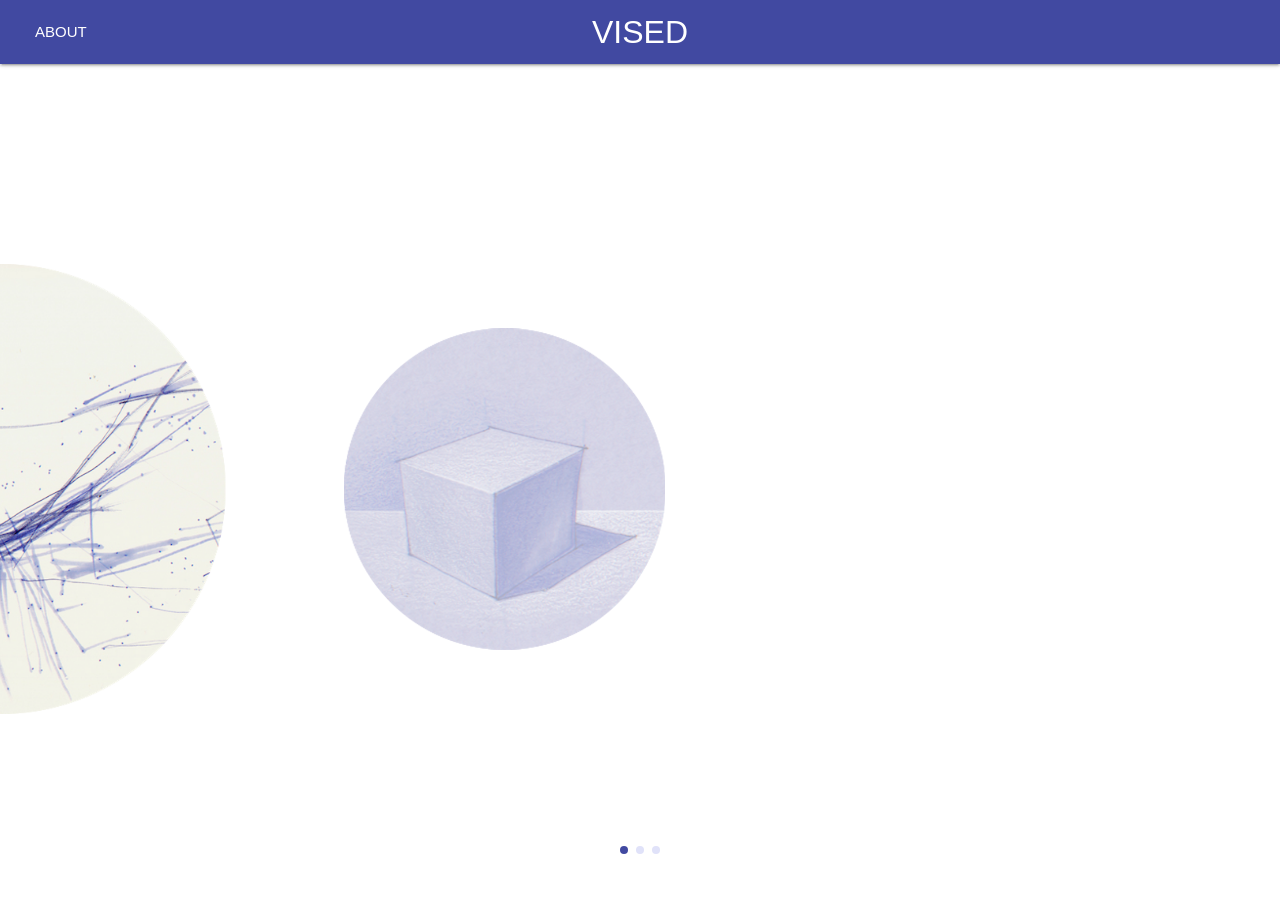
<file: index.html>
<!DOCTYPE html>
<html>
  <head>
    <title>VISED</title>
    <!--Import Google Icon Font-->
    <link href="https://fonts.googleapis.com/icon?family=Material+Icons" rel="stylesheet">
    <!--Import materialize.css-->
    <link type="text/css" rel="stylesheet" href="css/materialize.css"  media="screen,projection"/>
    <!-- my own css file -->
    <link type="text/css" rel="stylesheet" href="css/style.css"  media="screen,projection"/>
    <link type="text/css" rel="stylesheet" href="css/homepage.css"  media="screen,projection"/>
    <!--Let browser know website is optimized for mobile-->
    <meta name="viewport" content="width=device-width, initial-scale=1.0"/>
  </head>

  <body>
    <div class="navbar-fixed">
      <nav>
        <div class="nav-wrapper">
          <a href="index.html" class="brand-logo center">VISED</a>
          <ul id="nav-mobile" class="left hide-on-xsmall-and-down">
            <li><a href="about.html">ABOUT</a></li>
          </ul>
        </div>
      </nav>
    </div>
    <div class="carousel" id="carousel">
      <div class="carousel-item" id="one"><img src="images/step1.png"></div>
      <a class="carousel-item" id="two" href="two.html"><img src="images/step2.png"></a>
      <a class="carousel-item" id="three" href="three.html"><img src="images/step3.png"></a>
    </div>
    <!-- indicators to show which step it is -->
    <ul class="pagination center invisable">
      <li class="waves-effect chevron_left"><a href="#!"><i class="material-icons">chevron_left</i></a></li>
      <li class="active" id="1"><a href="#!">1</a></li>
      <li class="waves-effect" id="2"><a href="#!">2</a></li>
      <li class="waves-effect" id="3"><a href="#!">3</a></li>
      <li class="waves-effect chevron_right"><a href="#!"><i class="material-icons">chevron_right</i></a></li>
    </ul>
    <!--JavaScript at end of body for optimized loading-->
    <script src="https://ajax.googleapis.com/ajax/libs/jquery/3.2.1/jquery.min.js"></script>
    <script type="text/javascript" src="js/base.js"></script>
    <script type="text/javascript" src="js/homepage.js"></script>
    <script type="text/javascript" src="js/materialize.min.js"></script>
  </body>
</html>
</file>
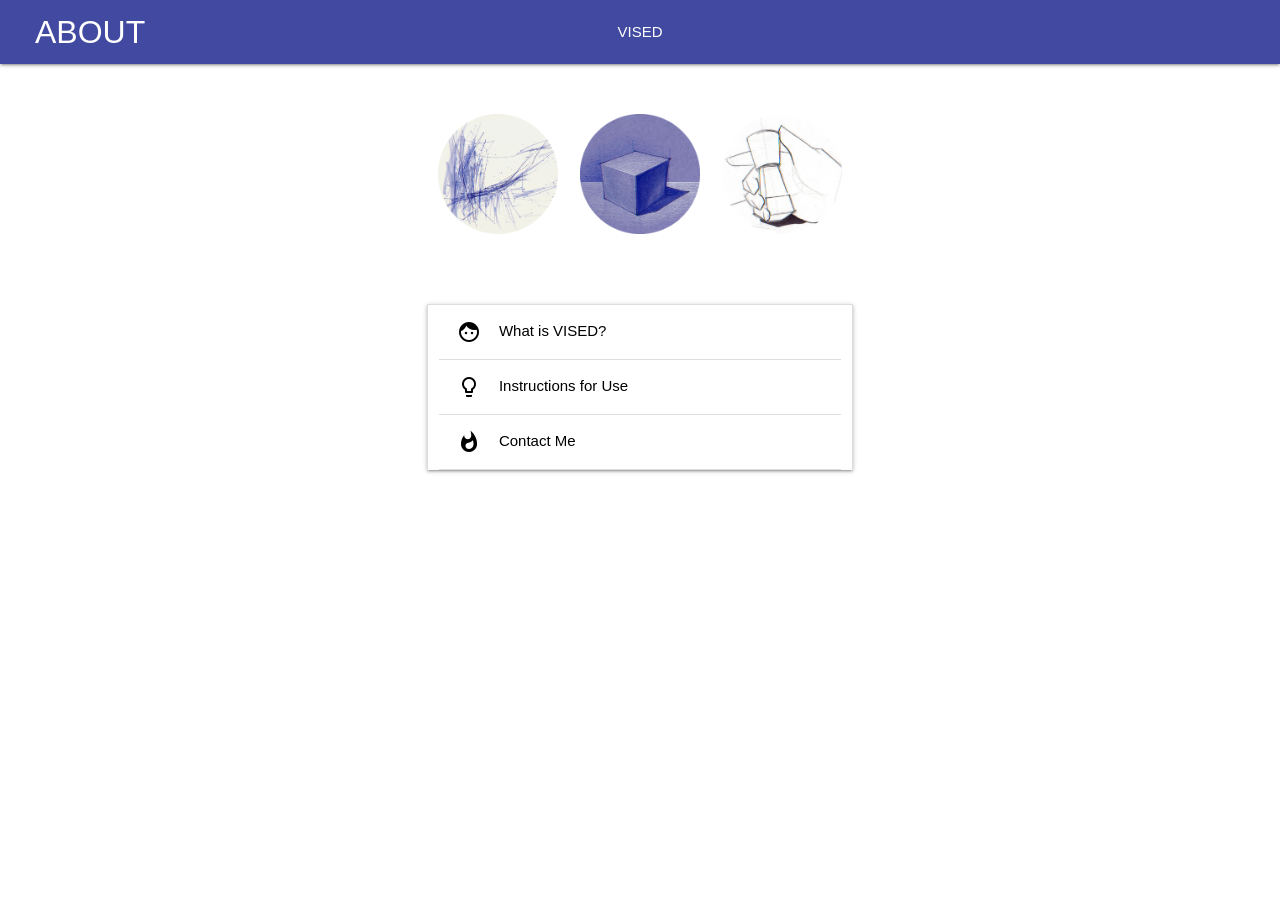
<file: about.html>
<!DOCTYPE html>
<html>
  <head>
    <title>VISED</title>
    <!--Import Google Icon Font-->
    <link href="https://fonts.googleapis.com/icon?family=Material+Icons" rel="stylesheet">
    <!--Import materialize.css-->
    <link type="text/css" rel="stylesheet" href="css/materialize.css"  media="screen,projection"/>
    <!-- my own css file -->
    <link type="text/css" rel="stylesheet" href="css/style.css"  media="screen,projection"/>
    <link type="text/css" rel="stylesheet" href="css/about.css"  media="screen,projection"/>
    <!--Let browser know website is optimized for mobile-->
    <meta name="viewport" content="width=device-width, initial-scale=1.0"/>
  </head>

  <body>
    <div class="navbar-fixed">
      <nav>
        <div class="nav-wrapper">
          <a href="index.html" class="brand-logo center">VISED</a>
          <ul id="nav-mobile" class="left hide-on-xsmall-and-down">
            <li><a href="about.html">ABOUT</a></li>
          </ul>
        </div>
      </nav>
    </div>
    <div class="dec row">
      <div class="col xl4 offset-xl4 l6 offset-l3 m6 offset-m3 s10 offset-s1">
        <div class="row">
          <img class="col s4" src="images/step1.png">
          <img class="col s4" src="images/step2.png">
          <img class="col s4" src="images/step3.png">
        </div>
      </div>
    </div>
    <div class="row about">
      <ul class="collapsible col xl4 offset-xl4 l6 offset-l3 m6 offset-m3 s8 offset-s2">
        <li>
          <!-- <div class="collapsible-header"><i class="material-icons">person_pin</i>What is VISED</div> -->
          <div class="collapsible-header"><i class="material-icons">face</i>What is VISED?</div>
          <div class="collapsible-body"><span>VISED is an interactive website that help novices learn sketching.</span></div>
        </li>
        <li>
          <div class="collapsible-header"><i class="material-icons">lightbulb_outline</i>Instructions for Use</div>
          <div class="collapsible-body"><span>Go to the homepage and follow the flow step by step!</span></div>
        </li>
        <li>
          <div class="collapsible-header"><i class="material-icons">whatshot</i>Contact Me</div>
          <div class="collapsible-body"><span>Any suggestion? My email address is xiaofei2@andrew.cmu</span></div>
        </li>
      </ul>
    </div>
    <!--JavaScript at end of body for optimized loading-->
    <script src="https://ajax.googleapis.com/ajax/libs/jquery/3.2.1/jquery.min.js"></script>
    <script type="text/javascript" src="js/base.js"></script>
    <script type="text/javascript" src="js/materialize.min.js"></script>
  </body>
</html>
</file>
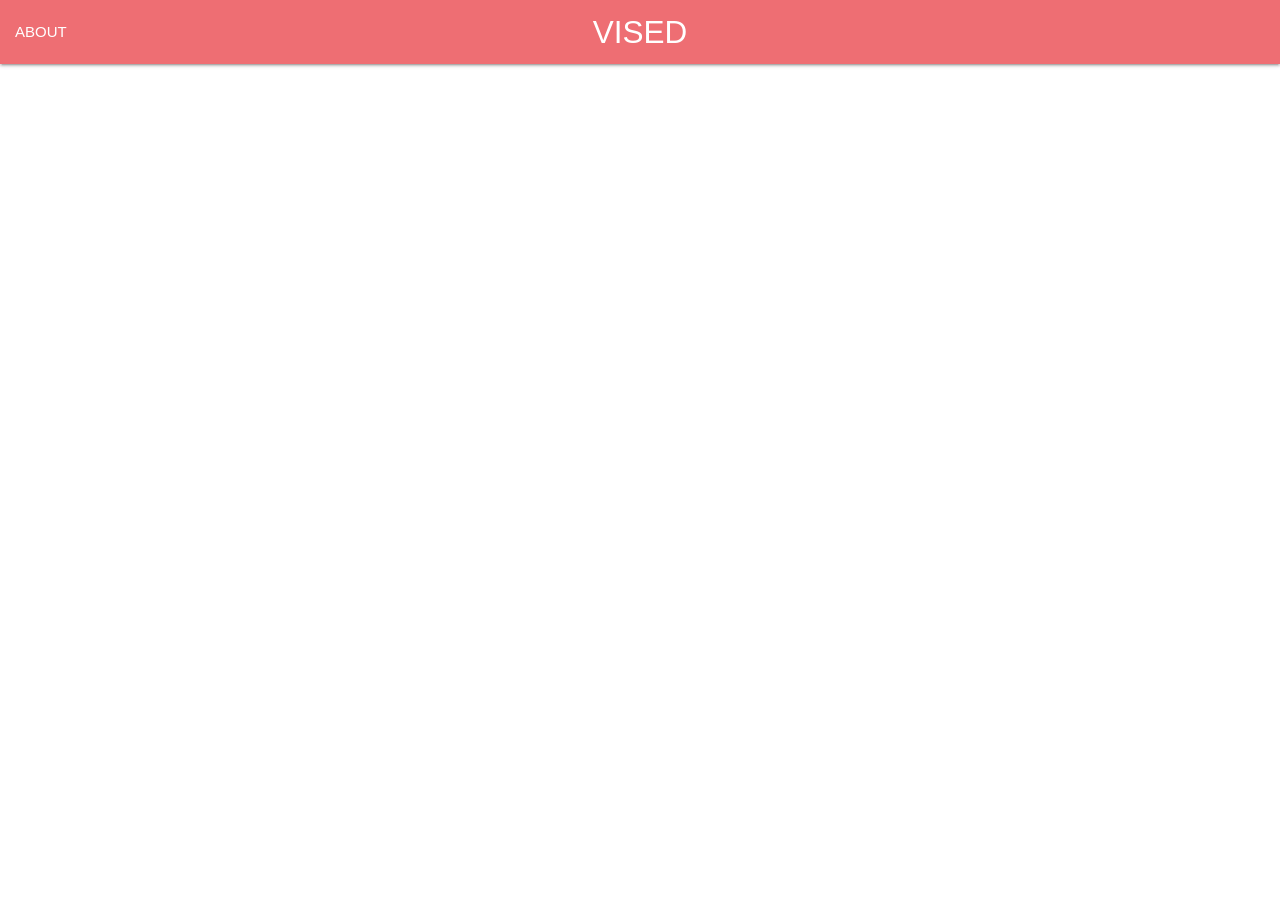
<file: about_copy.html>
<!DOCTYPE html>
<html>
  <head>
    <title>VISED</title>
    <!--Import Google Icon Font-->
    <link href="https://fonts.googleapis.com/icon?family=Material+Icons" rel="stylesheet">
    <!--Import materialize.css-->
    <link type="text/css" rel="stylesheet" href="css/materialize.min.css"  media="screen,projection"/>

    <!--Let browser know website is optimized for mobile-->
    <meta name="viewport" content="width=device-width, initial-scale=1.0"/>
  </head>

  <body>
    <nav>
      <div class="nav-wrapper">
        <a href="index.html" class="brand-logo center">VISED</a>
        <ul id="nav-mobile" class="left hide-on-med-and-down">
          <li><a href="about.html">ABOUT</a></li>
        </ul>
      </div>
    </nav>
    <!--JavaScript at end of body for optimized loading-->
    <script type="text/javascript" src="js/materialize.min.js"></script>
  </body>
</html>
</file>
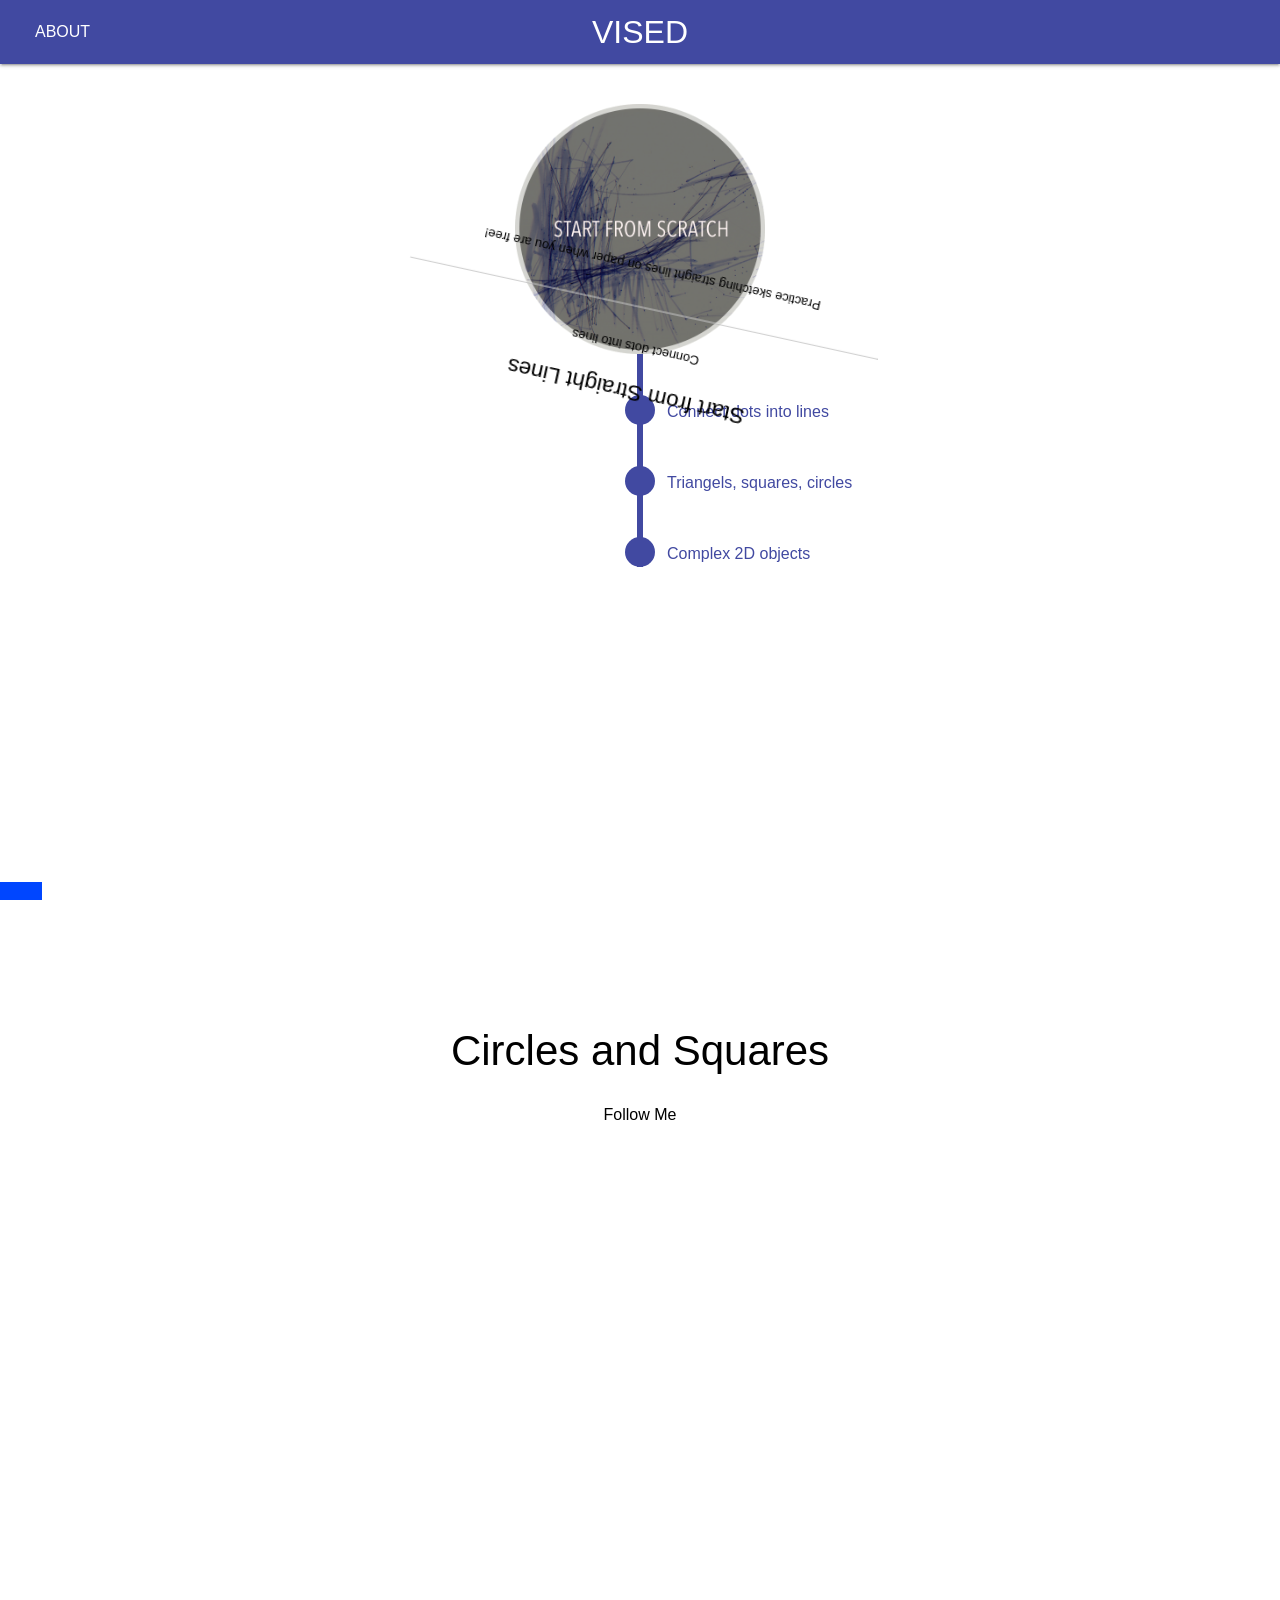
<file: one copy.html>
<!DOCTYPE html>
<html>
<head>
    <title>VISED</title>
    <!--Import Google Icon Font-->
    <link href="https://fonts.googleapis.com/icon?family=Material+Icons" rel="stylesheet">
    <!--Import materialize.css-->
    <link type="text/css" rel="stylesheet" href="css/materialize.css"  media="screen,projection"/>
    <!-- my own css file -->
    <link type="text/css" rel="stylesheet" href="css/style.css"  media="screen,projection"/>
    <!-- <link rel="stylesheet" href="https://cdnjs.cloudflare.com/ajax/libs/meyer-reset/2.0/reset.min.css"> -->
    <!-- <link rel='stylesheet' href='css/ewxggx.css'> -->
    <link type="text/css" rel="stylesheet" href="css/one.css"  media="screen,projection"/>
 	<link href="css/fixed-positioning.css" rel="stylesheet" type="text/css" />
	<link href="css/main.css" rel="stylesheet" type="text/css" />
    <link href="css/anime.css" rel="stylesheet">
	<meta charset="utf-8">
	<!--Let browser know website is optimized for mobile-->
	<meta name="viewport" content="width=device-width, initial-scale=1, maximum-scale=1">
</head>

<body>
    <nav>
      <div class="nav-wrapper">
        <a href="index.html" class="brand-logo center">VISED</a>
        <ul id="nav-mobile" class="left hide-on-xsmall-and-down">
          <li><a href="about.html">ABOUT</a></li>
        </ul>
      </div>
    </nav>
    <div class="banner row invisable">
        <div class="col s4">stage1</div>
        <div class="anim col s4">
            <div id="timelineParameters">
              <div class="line">
                <div class="square el"></div>
              </div>
              <div class="line">
                <div class="circle el"></div>
              </div>
              <div class="line">
                <div class="triangle el"></div>
              </div>
            </div>
        </div>
    	</div>
    </div>
    <!-- <div class="tooltipped" data-position="bottom" data-tooltip="Scroll Down to Learn More"> -->
    <div>
      <div class="title_image"></div>
      <section class="timeline">
        <ul>
          <li><div>Connect dots into lines</div></li>
          <li><div>Triangels, squares, circles</div></li>
          <li><div>Complex 2D objects</div></li>
        </ul>
  <!--       <div class="btn-floating pulse"><i class="material-icons">arrow_drop_down</div> -->
      </section>
    </div>
    <div class="tooltipped center invisable" data-position="bottom" data-tooltip="Scroll Down to Learn More">
    	<h3>Start from Scratch</h3>
<!--     	<div class="row">
    		<a class="btn-floating pulse col s4">Lines</a>
    		<a class="btn-floating pulse col s4">Shapes</a>
    		<a class="btn-floating pulse col s4">Fancy Shapes</a>	
    	</div> -->
    </div>
	<div id="bg1" data-end="background-position:-500px -10000px;"></div>
	<div id="bg2" data-end="background-position:-500px -8000px;"></div>
	<div id="bg3" data-end="background-position:-500px -6000px;"></div>

	<div id="progress" data-0="width:0%;background:hsl(200, 100%, 50%);" data-end="width:100%;background:hsl(920, 100%, 50%);"></div>

<!-- 	<div id="intro" data-0="opacity:1;top:480px;transform:rotate(0deg);transform-origin:0 0;" data-500="opacity:0;top:-10%;transform:rotate(-90deg);"> -->
<!-- 		<h1><a href="https://github.com/Prinzhorn/skrollr">skrollr</a></h1>
		<h2>parallax scrolling for the masses</h2>
		<p>let's get scrollin' ;-)</p>
		<p class="arrows">▼&nbsp;▼&nbsp;▼</p> -->
	<!-- </div> -->

	<div id="transform" data-0="transform:scale(0) rotate(0deg);" data-700="transform:scale(1) rotate(360deg);opacity:1;" data-1000="" data-1400="transform:scale(3) rotate(1080deg);opacity:0;">
		<h2>Start from Straight Lines</h2>
    <br>
		<p>Connect dots into lines</p>
    <br>
    <hr>
    <br>
    <p>Practice sketching straight lines on paper when you are free!</p>
	</div>

	<div id="line" data-0 = "display: none; opacity:0;" data-700 = "opacity:1; display: block;" data-1400 = "transform:scale(3); rotate(1440deg);opacity:0;">
		<!-- <img src="images/step1.png""> -->
		<!-- <h2>test</h2> -->
      <div class="anim">
        <svg xmlns="http://www.w3.org/2000/svg" viewBox="0 0 1100 800"><g fill="none" fill-rule="evenodd"><path stroke="#31B495" d="M781.02 488.77v69.78c0 1.08-.88 1.96-1.97 1.96l-135.12-.04c-1.09 0-2.6.62-3.38 1.39l-39.23 38.96a5.52 5.52 0 0 1-3.37 1.4h-75.38a1.97 1.97 0 0 1-1.97-1.97v-33.5"/><path stroke="#F4D21F" d="M674.88 355.57l45.54-45.24a5.42 5.42 0 0 0 1.39-3.35l-.06-10.38c0-1.08-.63-2.58-1.4-3.35l-43.38-43.07a1.94 1.94 0 0 1 0-2.77l82.83-82.25a5.52 5.52 0 0 1 3.37-1.4l44.94.1c1.08 0 2.6-.62 3.37-1.37L952.5 22.65"/><path stroke="#1AACA8" d="M507-76.68v265.47a4 4 0 0 0 4 3.99H566c1.08 0 1.97.88 1.97 1.96v147.5c0 1.08-.63 2.59-1.4 3.35l-47.9 47.4a5.45 5.45 0 0 0-1.4 3.34c0 2.25.64 3.76 1.4 4.53l53.82 53.26c.77.76 1.76 1.39 2.19 1.39.43 0 .79.88.79 1.96v70.17c0 1.07-.89 1.96-1.97 1.96l-85.81-.04c-1.09 0-2.6.62-3.38 1.39l-1.55 1.54a5.52 5.52 0 0 1-3.38 1.4h-9.29"/><path stroke="#1F8C43" d="M8 127.82v391.06a4.04 4.04 0 0 0 4 4.04L140.8 524"/><path stroke="#1AA5D0" d="M894.01 374l49.8-49.44a5.52 5.52 0 0 1 3.37-1.4h92.41c1.09 0 2.6.63 3.38 1.4l27.18 26.99"/><path stroke="#1AA5D0" d="M894.01 374l49.8-49.44a5.52 5.52 0 0 1 3.37-1.4h92.41c1.09 0 2.6.63 3.38 1.4l27.18 26.99"/><path stroke="#1F8C43" d="M755.16 213.9l70.82.04c1.08 0 2.6-.63 3.37-1.4l91.61-90.97a5.52 5.52 0 0 1 3.37-1.39h77.07l-71.29-72.13a5.45 5.45 0 0 1-1.4-3.35V16.87"/><path stroke="#9DCA40" d="M261.78-52.44l11.16 11.08c.77.77 1.4 2.28 1.4 3.35V-5L156.7 111.03l-85.4 84.8a5.45 5.45 0 0 0-1.4 3.35v100.67c0 1.08.89 1.96 1.97 1.96h50.4c1.09 0 1.98.88 1.98 1.96l.07 26.92c0 1.07.9 1.96 1.98 1.96l335.73.13c1.09 0 1.98.88 1.98 1.96v36.79l-42.99 43.78a5.52 5.52 0 0 1-3.37 1.4H385.2"/><path stroke="#DA5A98" d="M564.8 549.64v17.76c0 1.08-.64 2.59-1.4 3.35L382.28 750.6a5.52 5.52 0 0 1-3.38 1.39h-109.1c-1.09 0-1.97.88-1.97 1.96v23.37c0 1.07-.9 1.96-1.98 1.96h-83.54c-1.08 0-1.97.88-1.97 1.96v45.8c0 1.07.89 1.95 1.97 1.95h29.89c1.08 0 1.97.88 1.97 1.96v51.07c0 1.08.63 2.59 1.4 3.35l10.32 10.25c.77.76 2.29 1.39 3.37 1.39h111.77c1.09 0 1.34.62.57 1.39M482.82 656H630.9"/><path stroke="#E5683E" d="M440.53 245.87l-31.7 31.48a5.52 5.52 0 0 1-3.37 1.39h-62.37c-1.09 0-2.6.62-3.38 1.39l-2.68 3.66-264.59.02c-1.08 0-2.6-.63-3.37-1.4l-47.3-46.97a5.52 5.52 0 0 0-3.37-1.39h-57.47l-1.12-34.61c0-1.08-.63-2.59-1.4-3.35l-66.54-65.94"/><path stroke="#9F83B6" d="M705.31 221.73h7.83c1.09 0 2.6.63 3.37 1.4l45.8 45.6c.78.76 1.4 2.27 1.4 3.35v13.94c0 1.08.46 1.96 1.03 1.98.56 0 1.03.9 1.03 1.98v10.77l-.15 110.84c0 1.08-.89 1.96-1.98 1.96H628.32c-1.08 0-2.6-.63-3.37-1.4l-12.2-12.12a5.52 5.52 0 0 0-3.38-1.39h-46.18a2 2 0 0 0-2 1.96l-.17 26.74c0 1.08-.63 2.59-1.4 3.35l-8.82 8.76a5.52 5.52 0 0 1-3.37 1.39l-26.65-.06c-1.09 0-2.6.62-3.38 1.39l-48.1 47.78a5.52 5.52 0 0 1-3.38 1.39h-16.37l-79.45-.02c-1.09 0-2.6.63-3.36 1.39L220.71 639.06a5.47 5.47 0 0 1-3.35 1.4H31.06"/><path stroke="#BC6D21" d="M145.43 99.41L289.6 243.5c.77.76 2.29 1.39 3.37 1.39h146.76c1.09 0 2.6.62 3.38 1.39l31.93 31.71c.77.77 1.4 2.27 1.4 3.35V474.1c0 1.08-.63 2.59-1.4 3.35l-7.6 7.54a5.52 5.52 0 0 1-3.36 1.4h-20.62l-20.67 20.97-2.78 2.78L289.37 640a5.45 5.45 0 0 0-1.4 3.35l.16 177.85"/><path stroke="#DA1817" d="M318.82 380.62h94.88c1.09 0 2.6.63 3.38 1.39l14.97 14.87c.77.76 2.29 1.39 3.37 1.39h72.99c1.08 0 2.6.63 3.35 1.39l58.57 58.53c.77.77 2.27 1.4 3.35 1.4h103.37c1.08 0 1.97-.89 1.97-1.97v-14.7c0-1.09-.89-1.97-1.97-1.97l-6.7.02H630.1a1.97 1.97 0 0 1-1.97-1.96v-57c0-1.08-.63-2.59-1.4-3.35l-14.58-14.48a5.45 5.45 0 0 1-1.4-3.35v-17.3c0-1.07-.63-2.58-1.4-3.34L597 327.92a5.52 5.52 0 0 0-3.37-1.39h-17.4c-1.09 0-2.6-.62-3.38-1.39l-41.8-41.5a5.52 5.52 0 0 0-3.37-1.4h-41.34"/><path stroke="#9F9FA0"/><path stroke="#74BB63" d="M855.2 194.4h59.84c1.09 0 1.97.89 1.97 1.96v28.74c0 1.08.64 2.59 1.4 3.35l50.96 50.6c.77.76 1.4 2.27 1.4 3.35v101.47l105.2 104.27"/><path stroke="#DA5A98" d="M638.46 305.73L651 293.29c.77-.74.77-2 0-2.76l-31.35-31.13c-.76-.74-.76-2 0-2.76l18.53-18.4a5.52 5.52 0 0 1 3.37-1.39l160.41-.2 423.37 1.2c1.08 0 1.97.89 1.97 1.96v71.5"/><path stroke="#BC6D21" d="M438.61 486.03h-18.54c-1.08 0-2.6-.63-3.37-1.4l-74.94-74.41a5.52 5.52 0 0 0-3.37-1.4h-38.57c-1.08 0-2.6-.62-3.37-1.38l-47-46.68-36.58-.04-57 71.59a5.45 5.45 0 0 0-1.4 3.35v23.9"/><path stroke="#74BB63" d="M882.06 358.97l-46.92 46.6a5.52 5.52 0 0 1-3.38 1.39h-94.64c-1.09 0-2.6-.63-3.38-1.4l-30.6-30.33a5.52 5.52 0 0 0-3.36-1.4l-34.94.04c-1.08 0-2.6.63-3.37 1.4l-29.57 29.36a5.52 5.52 0 0 1-3.37 1.39l-14.55-14.35a5.63 5.63 0 0 0-3.42-1.4l-156.97-.25c-1.11 0-2.65.63-3.43 1.4l-27.85 27.61a5.52 5.52 0 0 1-3.38 1.4H-23.82l-88.65.2-12.44 12.35"/><path stroke="#2283BC" d="M292.9 643.74l59.56-59.12a5.52 5.52 0 0 1 3.37-1.39h23.93c1.08 0 2.6-.63 3.37-1.39l46.53-46.21a5.52 5.52 0 0 1 3.38-1.4h33.53l153.67-.01c1.08 0 1.97-.88 1.97-1.96V420.01c0-1.07-.63-2.58-1.4-3.35l-38.64-38.37a5.45 5.45 0 0 1-1.4-3.35v-51.52c0-1.08-.64-2.59-1.4-3.35L468.91 210.39a5.52 5.52 0 0 0-3.38-1.4l-180.49.2"/><path stroke="#DA5A98" d="M484.13 548.71h-37.09c-1.08 0-2.6.63-3.37 1.4l-69.02 68.54c-.77.76-.77 2 0 2.76l28.09 27.78c.77.76 2.29 1.39 3.37 1.39h62.41"/><path stroke="#31B495" d="M520.82 561.7v-4.74c0-1.08-.89-1.96-1.98-1.96h-13.21c-1.09 0-2.6-.62-3.37-1.39l-43.36-42.88a5.45 5.45 0 0 1-1.4-3.35v-190.4c0-1.08.63-2.6 1.4-3.36l20.89-20.74a5.45 5.45 0 0 0 1.4-3.35v-95.4c0-1.08-.63-2.58-1.4-3.35L292.4 4.7l-.6-40.88c0-1.08-.62-2.58-1.4-3.35L278.8-51.07"/><path stroke="#1EB2D8" d="M275.76 745h99.28c1.09 0 2.6-.63 3.38-1.4l174.33-172.75a5.52 5.52 0 0 1 3.38-1.4h46.75c1.08 0 2.6-.62 3.35-1.38l51.47-51.46a5.42 5.42 0 0 0 1.38-3.35V311.29c0-1.07-.63-2.58-1.4-3.35l-51.84-51.3a5.52 5.52 0 0 0-3.38-1.4h-17.95a1.97 1.97 0 0 1-1.97-1.95v-44.47c0-1.07-.89-1.96-1.97-1.96h-88.63a1.97 1.97 0 0 1-1.97-1.96v-19.2c0-1.07-.64-2.58-1.4-3.34L309.87 4.92"/><path stroke="#F4D21F" d="M1002.65 123.83H926.5c-1.08 0-2.6.62-3.37 1.39l-92.28 91.46a5.52 5.52 0 0 1-3.37 1.39l-131.87-.08c-1.09 0-2.6.63-3.37 1.37l-51.9 51.19c-.77.76-.77 2 0 2.76l21.22 21.1c.77.76 1.4 2.27 1.4 3.35v15.69"/><path stroke="#BE2F39" d="M672.51 437.64h54.25c1.08 0 2.6.63 3.37 1.4l49.04 48.7c.77.76 2.29 1.38 3.37 1.38h45.16c1.08 0 2.6-.62 3.37-1.39L914.39 405a5.52 5.52 0 0 1 3.37-1.4h42.22c1.08 0 2.6.63 3.37 1.4l100.8 100.1"/><path stroke="#E5683E" d="M672.51 434.31h55.63c1.08 0 2.6.63 3.37 1.4l49.14 48.8c.77.76 2.29 1.38 3.37 1.38l41.9-.04c1.08 0 2.6-.62 3.37-1.39l62.08-61.68a5.45 5.45 0 0 0 1.4-3.35l-.1-268.18c0-1.08-.63-2.59-1.4-3.35l-99.8-99.28a5.52 5.52 0 0 0-3.37-1.39H422.62c-1.08 0-2.6.63-3.37 1.4L260.28 206.3a5.52 5.52 0 0 1-3.38 1.39H127.3c-1.08 0-2.6.62-3.37 1.39l-36.71 36.45a5.45 5.45 0 0 0-1.4 3.35v185.1"/><path stroke="#1EB2D8" d="M410.1 713.73l17.53 17.42c.77.76 2.29 1.39 3.37 1.39h42.02c1.09 0 2.6-.63 3.37-1.4l26.02-25.83 123.2-.31"/><path/><path stroke="#2283BC" d="M307.34 907.08c.77-.77.52-1.4-.57-1.4H108.29a1.97 1.97 0 0 1-1.98-1.95V743.59c0-1.08.9-1.96 1.98-1.96h264.38c1.09 0 2.6-.63 3.38-1.4l23.75-23.58c.77-.76.77-2 0-2.76l-80.84-80.1c-.77-.76-.51-1.4.57-1.4h137.53c1.09 0 2.6-.62 3.38-1.38l53.63-53.26a5.52 5.52 0 0 1 3.37-1.4l88.57-.2c1.09 0 2.6-.62 3.38-1.38l55.6-55.22a5.45 5.45 0 0 0 1.4-3.35V409.93c0-1.08.9-1.96 1.98-1.96h29c1.08 0 2.6-.63 3.37-1.4l43.32-43.01a5.52 5.52 0 0 1 3.37-1.4h6.11c1.09 0 2.6-.62 3.38-1.38l53.12-52.76a5.52 5.52 0 0 1 3.37-1.39h13.6c1.08 0 2.6.63 3.37 1.4L892.79 370c.77.77 2.29 1.4 3.37 1.4h74.06c1.08 0 2.6.62 3.37 1.38l93.97 93.5"/><path stroke="#E6632A" d="M647.56 429.46v-33.62c0-1.08-.63-2.59-1.4-3.35l-31.45-31.22a5.52 5.52 0 0 0-3.37-1.4h-36.87c-1.08 0-2.6.63-3.37 1.4l-74.35 73.83a5.52 5.52 0 0 1-3.37 1.39H440.9a1.97 1.97 0 0 1-1.98-1.96v-71.5c0-1.08-.88-1.96-1.97-1.96H9.3c-1.08 0-2.6.63-3.37 1.4l-37.9 37.62a5.52 5.52 0 0 1-3.37 1.4h-57c-1.1 0-2.61.62-3.38 1.38l-13.2 13.1a5.52 5.52 0 0 1-3.37 1.4h-13.2"/><path stroke="#F4D21F" d="M219.9 357h144.49l76.54.13c1.08 0 1.97.88 1.97 1.96v71.7c0 1.08.89 1.96 1.97 1.96h46.36c1.08 0 2.6-.63 3.37-1.4l74.35-74a5.52 5.52 0 0 1 3.37-1.4h192.33c1.09 0 2.6-.62 3.37-1.38l43.58-43.28a5.52 5.52 0 0 1 3.37-1.39h10.6c1.08 0 2.6.63 3.37 1.4l62.65 62.2c.77.77 2.29 1.4 3.37 1.4h73.87c1.09 0 2.6.63 3.38 1.4l94.12 93.47 9.27.57c.84 0 2.17-.62 2.93-1.39l104.08-89.36a1.97 1.97 0 0 1 2.78 0l6.3 6.25"/><path stroke="#9DCA40" d="M599.92 564.19a6.6 6.6 0 0 0 4.04-1.67l47.94-47.6a6.5 6.5 0 0 0 1.67-4.01V313.84c0-1.3-.75-3.1-1.67-4.02l-47.94-47.6a6.6 6.6 0 0 0-4.04-1.66h-97.84a6.6 6.6 0 0 0-4.05 1.66l-47.93 47.6a6.5 6.5 0 0 0-1.68 4.02v197.07c0 1.29.75 3.1 1.68 4.01l47.93 47.6a6.6 6.6 0 0 0 4.05 1.67h97.84z"/><path stroke="#1EB2D8" d="M648.25 527.17v33.3c0 1.08-.63 2.58-1.4 3.35l-87.37 86.76c-.77.76-.51 1.39.57 1.39h70.82"/><path stroke="#BC6D21" d="M476.04 273.32v-18.86c0-1.08-.63-2.59-1.4-3.35l-30.9-30.68a5.52 5.52 0 0 0-3.37-1.4H274.62"/><path stroke="#9F83B6" d="M923.43 372.6V119.09c0-1.07-.64-2.58-1.4-3.34L757.4-47.74a5.52 5.52 0 0 0-3.37-1.39H351.57c-1.09 0-2.6.63-3.38 1.4L310.5-10.3"/><path stroke="#ED8E3F" d="M317-49.77L304.42-37.3a5.58 5.58 0 0 0-1.42 3.35l-.36 21.45a5.3 5.3 0 0 0 1.36 3.35L493.36 178.9c.77.76 1.4 2.27 1.4 3.35v18.41c0 1.08.89 1.96 1.97 1.96h87.86c1.09 0 1.98.88 1.98 1.96v34.67c0 1.08.88 1.96 1.97 1.96h23.3c1.08 0 2.6.63 3.37 1.4l46.16 45.83c.77.77 1.4 2.28 1.4 3.35v138.64l.07 84.4c0 1.08-.63 2.6-1.38 3.35l-53.63 53.27a5.52 5.52 0 0 1-3.37 1.39H557.9c-1.08 0-2.6.63-3.37 1.39L380.57 746.98a5.52 5.52 0 0 1-3.38 1.39H112.47c-1.09 0-1.97.88-1.97 1.96v93.24c0 1.08-.9 1.96-1.98 1.96h-224.54"/><path stroke="#DA5A98" d="M415.07 612.97l63.3-62.86a5.52 5.52 0 0 1 3.37-1.4h124.67c1.08 0 2.6-.6 3.37-1.37l28.23-27.83a5.35 5.35 0 0 0 1.4-3.33V478.2c0-1.07.89-1.96 1.97-1.96H694c1.09 0 1.97-.88 1.97-1.95v-52.11c0-1.08.64-2.59 1.4-3.35l29.57-29.37a5.45 5.45 0 0 0 1.4-3.35v-76c0-1.08.9-1.96 1.98-1.96h37.9a4 4 0 0 0 4-4v-29.3c0-1.08.63-2.59 1.4-3.35l35.35-35"/><path stroke="#1AA5D0" d="M893.1 374.7L847.5 420a5.52 5.52 0 0 1-3.37 1.38H618.66c-1.09 0-2.6-.62-3.37-1.39l-81.65-81.08a5.52 5.52 0 0 0-3.37-1.39H384.49c-1.08 0-2.6.63-3.37 1.4l-17.14 17.02"/><path stroke="#55B549" d="M288.52 640.2h-46.9c-1.09 0-1.98.88-1.98 1.95v26.65c0 1.07-.89 1.95-1.97 1.95h-89.32"/><path stroke="#D3C452" d="M281.34 229.6l9.65 9.59c.77.76 2.29 1.39 3.37 1.39l146.76-.2c1.09 0 2.6.63 3.38 1.37l115.95 114c.77.76.77 1.99 0 2.75l-37.2 37.05a1.96 1.96 0 0 0 0 2.78l49.62 49.28c.77.77 2.3 1.4 3.38 1.4h138.28c1.08 0 2.6.62 3.37 1.39l37.26 37c.77.76 2.3 1.4 3.38 1.4h21.7"/><path stroke="#9DCA40" d="M-116.02 841.87h216.77c1.09 0 1.97-.89 1.97-1.96v-99.83c0-1.08.9-1.96 1.98-1.96h266.24c1.08 0 2.6-.62 3.37-1.39l20.18-20.04c.77-.76.77-2.02 0-2.76l-78.7-78.2a5.45 5.45 0 0 1-1.4-3.35v-1.57c0-1.07.88-1.96 1.97-1.96l139.22.02c1.09 0 2.6-.62 3.38-1.39l53.7-53.48a4.86 4.86 0 0 1 2.8-1.39c.76 0 1.41-.88 1.41-1.96v-6.62"/><path stroke="#B00D7C" d="M317.92 257.82l73.16 72.65c.77.77 1.4 2.27 1.4 3.35v45.25c0 1.08.63 2.59 1.4 3.35l12.02 11.93c.77.77 2.28 1.4 3.37 1.4h9.86c1.09 0 2.6-.63 3.38-1.4l6.29-6.25a5.52 5.52 0 0 1 3.37-1.39h85.81c1.08 0 2.6-.62 3.37-1.39l63.1-62.66a5.52 5.52 0 0 1 3.38-1.4h161.56c1.08 0 1.97.89 1.97 1.96v178.66c0 1.07-.63 2.58-1.4 3.35l-11.42 11.34a5.52 5.52 0 0 1-3.38 1.39H529.03a1.97 1.97 0 0 1-1.98-1.96v-73.07c0-1.07-.88-1.96-1.97-1.96h-88.26a1.97 1.97 0 0 1-1.97-1.95V406.5c0-1.08-.89-1.96-1.97-1.96-1.99 0-3.5-.63-4.28-1.4l-7.44-7.38"/><path stroke="#DA5A98" d="M650.42-78.35v211.36c0 1.08.63 2.59 1.4 3.35l46.73 46.4c.77.77 1.4 2.28 1.4 3.36v35.79l-2.49-.14c-.75 0-1.97.63-2.74 1.4l-18.32 18.19a5.45 5.45 0 0 0-1.4 3.35v116.95c0 1.07.63 2.58 1.38 3.35l46.53 46.58a5.42 5.42 0 0 1 1.38 3.35l-.02 30.34c0 1.08-.63 2.59-1.4 3.35l-4.91 4.88a5.52 5.52 0 0 1-3.37 1.4H599.52c-1.08 0-1.97.87-1.97 1.95v36c0 1.08-.89 1.96-1.97 1.96h-92.71c-1.09 0-2.6.63-3.38 1.4l-19.58 19.45a5.52 5.52 0 0 1-3.38 1.39h-63.61"/><path stroke="#1EB2D8" d="M281.48 745v84.33c0 1.08-.89 1.96-1.97 1.96h-57.48c-1.09 0-1.98.88-1.98 1.96v10.36c0 1.08-.88 1.96-1.97 1.96H110.52"/><path stroke="#F5C739" d="M10.95 362.32l113.4 112.62c.78.77 2.3 1.4 3.38 1.4h36.12c1.08 0 2.6.62 3.37 1.38l205.45 204.03c.77.76 2.29 1.39 3.37 1.39l62.74.03h29.53c1.09 0 2.6.63 3.37 1.4l16.36 16.23c.77.77 2.29 1.4 3.37 1.4h134.34"/><path stroke="#31B495" d="M275.82 590.44l24.44-24.27a5.52 5.52 0 0 1 3.37-1.4h121.52c1.08 0 2.6.63 3.37 1.4l34.32 34.08c.77.77 2.3 1.4 3.38 1.4h54.36"/><path stroke="#AD7D20" d="M633.41 278.74l-21.36-21.22a5.45 5.45 0 0 1-1.4-3.35V-78.58"/><path stroke="#1F8C43" d="M754.4 192.02v20.11c0 1.08-.9 1.96-1.98 1.96h-94.49c-1.08 0-2.6.63-3.37 1.4l-50.28 49.93a5.45 5.45 0 0 0-1.4 3.35v56.41c0 1.08.63 2.59 1.4 3.35l10.63 10.56c.77.76 1.4 2.27 1.4 3.35v121.45c0 1.08-.89 1.96-1.97 1.96H429.6c-1.08 0-2.6-.62-3.37-1.39l-21.2-21.06-15.77 14.8a5.52 5.52 0 0 1-3.37 1.38H282.15c-1.08 0-2.6.63-3.37 1.37l-62.1 61.3a5.5 5.5 0 0 1-3.37 1.37h-69.85c-1.09 0-2.6.63-3.37 1.4l-68.22 67.73a5.52 5.52 0 0 1-3.37 1.4H34.1c-1.09 0-2.6.62-3.38 1.38l-61.64 61.22a5.45 5.45 0 0 0-1.4 3.35v98.02c0 1.08-.89 1.96-1.97 1.96h-30.76c-1.08 0-2.6.63-3.37 1.4l-48.29 47.95"/><path stroke="#74BB63" d="M184.55 422.03v34.09c0 1.07-.63 2.58-1.4 3.35l-56.48 55.88a5.52 5.52 0 0 1-3.37 1.4H-34.6"/><path stroke="#E5683E" d="M980.12 416.59l-15.05-14.95a5.52 5.52 0 0 0-3.38-1.4h-46.04c-1.08 0-2.6.63-3.37 1.4l-14.5 14.4c-.77.76-1.4.5-1.4-.57v-34.93c0-1.08-.63-2.58-1.4-3.35l-2.48-2.47"/><path stroke="#DA5A98" d="M826.77 238.25v54.43c0 1.08.63 2.59 1.4 3.35l86.38 85.78c.77.77 2.29 1.4 3.37 1.4h98.61c1.09 0 2.6-.63 3.36-1.4l22.6-22.8a5.47 5.47 0 0 1 3.36-1.39h106.38c1.08 0 1.97-.88 1.97-1.96l.04-95.24c0-1.08.89-1.96 1.97-1.96h39.02c1.09 0 1.97.88 1.97 1.96v48.1"/><path stroke="#E6632A" d="M12.87 361.05h-5c-1.1 0-2.61-.63-3.38-1.4l-17.72-17.58a5.52 5.52 0 0 0-3.37-1.4h-16.9c-1.09 0-2.6-.62-3.38-1.38l-55.64-55.26a5.52 5.52 0 0 0-3.38-1.4h-15.19"/><path stroke="#3EB373" d="M959.23 126.08l19.2 19.06c.76.76 2.28 1.39 3.36 1.39h177.42c1.09 0 1.97.88 1.97 1.96v100.84a3 3 0 0 0 3 3h36.42c1.08 0 1.97.88 1.97 1.96v54.65"/><path stroke="#2765B0" d="M33.17 798.75h242.12c1.08 0 1.97-.88 1.97-1.96V672.9c0-1.08-.89-1.96-1.97-1.96h-30.12a1.97 1.97 0 0 1-1.98-1.96v-26.76c0-1.07-.88-1.96-1.97-1.96h-20.87"/><path stroke="#EB9D12" d="M458.48 496.1h9.55c1.09 0 2.6-.63 3.37-1.4l48.23-47.83a5.52 5.52 0 0 1 3.38-1.39h24.26c1.08 0 2.6.63 3.37 1.39l23.26 23.1c.77.76 2.29 1.39 3.37 1.39h111.06c1.09 0 1.97-.88 1.97-1.96v-54.46c0-1.08-.63-2.59-1.4-3.33l-20.35-20.04-2.8-2.76-1.17-1.16a5.52 5.52 0 0 0-3.37-1.39h-11.66a1.97 1.97 0 0 1-1.97-1.96V310.6c0-1.08.88-1.96 1.97-1.96h77.38"/><path stroke="#9DCA40" d="M-34.94 402.19v111.19c0 1.07.63 2.58 1.4 3.35l49.06 48.71c.76.77 2.28 1.4 3.37 1.4h21.8c1.08 0 2.6.62 3.37 1.39l113 112.22c.78.77 2.3 1.4 3.38 1.4h170.6c1.08 0 1.97.87 1.97 1.95v60.41"/></g></svg>
      </div>
	</div>

	<div id="shape" data-1100="top:100%;" data-1700="top:0%;" data-2700="display:block;" data-3400="top:-100%;display:none;">
		<h2>Circles and Squares</h2>
    <br>
    <p>Follow Me</p>
		<!-- <p>width, height, padding, font-size, z-index, blah blah blah</p> -->
    <div id="skrollr-body">
      <svg xmlns="http://www.w3.org/2000/svg" version="1.1" width="900px" height="1200px">
        <path style="fill:none;stroke:#333333;stroke-width:7;stroke-linecap:round;stroke-linejoin:miter;stroke-miterlimit:4;stroke-opacity:1;stroke-dasharray:6000;stroke-dashoffset:0"
          data-1800="stroke-dashoffset:6000;" data-end="stroke-dashoffset:0;" d="M30 30 v100"/>
          <path style="fill:none;stroke:#333333;stroke-width:7;stroke-linecap:round;stroke-linejoin:miter;stroke-miterlimit:4;stroke-opacity:1;stroke-dasharray:6000;stroke-dashoffset:0"
          data-2000="stroke-dashoffset:6000;" data-end="stroke-dashoffset:0;" d="M30 30 h100 v100"/>
          <path style="fill:none;stroke:#333333;stroke-width:7;stroke-linecap:round;stroke-linejoin:miter;stroke-miterlimit:4;stroke-opacity:1;stroke-dasharray:6000;stroke-dashoffset:0"
          data-2400="stroke-dashoffset:6000;" data-end="stroke-dashoffset:0;" d="M30 130 h100"/>
      </svg>
    </div>
	</div>

	<div id="easing_wrapper" data-0="display:none;" data-2800="display:block;" data-4400="background:rgba(0, 0, 0, 0);color[swing]:rgb(0,0,0);" data-8000="background:rgba(0,0,0,1);color:rgb(255,255,255);" data-9500="top:0%;" data-11500="top:-100%;">
		<div id="easing" data-2800="left:100%" data-4100="left:25%;">
			<h2>Want to Get Fancier?</h2>
<!-- 			<p>sure.</p>
			<p>let me dim the <span data-3400="" data-4400="color[swing]:rgb(0,0,0);" data-5400="color:rgb(255,255,0);">lights</span> for this one...</p>
			<p data-5400="opacity:0;font-size:100%;" data-6000="opacity:1;font-size:150%;">you can set easings for each property and define own easing functions</p> -->
		    <div class="fancy"><svg xmlns="http://www.w3.org/2000/svg" width="700" height="600" viewBox="0 0 700 600">
		        <path id="path5419" d="m 627.55727,563.46269 -34.09265,-47.72968 39.14342,27.7792 z"/>
		        <path id="path4232" d="m 602.30346,512.19745 -8.83884,3.53556 39.14342,27.7792 z"/>
		        <path id="path4236" d="m 602.30346,512.19745 -8.83884,3.53556 -1.26268,-35.35533 z"/>
		        <path id="path4240" d="m 564.92782,487.19618 28.5368,28.53683 -1.26268,-35.35533 z"/>
		        <path id="path4244" d="m 564.92782,487.19618 11.11167,-17.42511 16.16245,10.60661 z"/>
		        <path id="path4248" d="m 564.92782,487.19618 11.11167,-17.42511 -22.72842,-7.3236 z"/>
		        <path id="path4252" d="m 561.13975,454.11368 14.89974,15.65739 -22.72842,-7.3236 z"/>
		        <path id="path4628" d="m 561.13975,454.11368 -6.17169,-8.62832 -1.65699,16.96211 z"/>
		        <path id="path4632" d="m 538.28261,426.25654 16.68545,19.22882 -1.65699,16.96211 z"/>
		        <path id="path4634" d="m 564.92782,487.19618 -70.67404,-28.1394 59.05729,3.39069 z"/>
		        <path id="path4636" d="m 538.49925,425.41047 -44.24547,33.64631 59.05729,3.39069 z"/>
		        <path id="path4644" d="m 538.49925,425.41047 -44.24547,33.64631 15.843,-45.89502 z"/>
		        <path id="path4646" d="m 435.99925,426.83904 58.25453,32.21774 15.843,-45.89502 z"/>
		        <path id="path4648" d="m 435.99925,426.83904 60.75453,-44.56797 13.343,30.89069 z"/>
		        <path id="path4656" d="m 435.99925,426.83904 60.75453,-44.56797 -74.51414,21.60498 z"/>
		        <path id="path4658" d="m 452.42782,338.9819 44.32596,43.28917 -74.51414,21.60498 z"/>
		        <path id="path4660" d="m 452.42782,338.9819 44.32596,43.28917 -10.94271,-34.82359 z"/>
		        <path id="path4662" d="m 511.71353,386.12476 -14.95975,-3.85369 -10.94271,-34.82359 z"/>
		        <path id="path4672" d="m 452.42782,338.9819 -61.38833,0.43203 31.20015,64.46212 z"/>
		        <path id="path4674" d="m 376.71353,406.83904 14.32596,-67.42511 31.20015,64.46212 z"/>
		        <path id="path4676" d="m 376.71353,406.83904 -7.10261,29.00346 52.62872,-31.96645 z"/>
		        <path id="path4678" d="m 435.28496,425.41047 -65.67404,10.43203 52.62872,-31.96645 z"/>
		        <path id="path4688" d="m 376.71353,406.83904 14.32596,-67.42511 -25.22842,-11.25217 z"/>
		        <path id="path4690" d="m 376.71353,406.83904 -52.10261,-4.56797 41.20015,-74.10931 z"/>
		        <path id="path4692" d="m 376.71353,406.83904 -52.10261,-4.56797 44.05729,34.46212 z"/>
		        <path id="path4694" d="m 313.85639,422.55333 10.75453,-20.28226 44.05729,34.46212 z"/>
		        <path id="path4704" d="m 318.1421,328.9819 6.46882,73.28917 41.20015,-74.10931 z"/>
		        <path id="path4706" d="m 318.1421,328.9819 6.46882,73.28917 -48.08556,-20.53788 z"/>
		        <path id="path4708" d="m 313.1421,422.55333 11.46882,-20.28226 -48.08556,-20.53788 z"/>
		        <path id="path4729" d="m 313.1421,422.55333 -48.53118,-12.42512 11.91444,-28.39502 z"/>
		        <path id="path4731" d="m 318.1421,328.9819 -68.53118,-38.85369 26.91444,91.60498 z"/>
		        <path id="path4733" d="m 215.99924,358.26761 33.61168,-68.1394 26.91444,91.60498 z"/>
		        <path id="path4735" d="m 215.99924,358.26761 -2.81689,21.8606 63.34301,1.60498 z"/>
		        <path id="path4743" d="m 264.57067,410.41047 -51.38832,-30.28226 63.34301,1.60498 z"/>
		        <path id="path4747" d="m 264.57067,410.41047 -51.38832,-30.28226 1.20015,17.31927 z"/>
		        <path id="path4749" d="m 264.57067,410.41047 -33.53118,16.8606 -16.65699,-29.82359 z"/>
		        <path id="path4755" d="m 209.57067,408.9819 21.46882,18.28917 -16.65699,-29.82359 z"/>
		        <path id="path4757" d="m 191.71353,396.12476 21.46882,-15.99655 1.20015,17.31927 z"/>
		        <path id="path4776" d="m 191.71353,396.12476 21.46882,-15.99655 -42.37128,5.8907 z"/>
		        <path id="path4778" d="m 191.71353,396.12476 -12.10261,16.14631 -8.79985,-26.25216 z"/>
		        <path id="path4780" d="m 209.57067,408.9819 21.46882,18.28917 -32.37128,3.03355 z"/>
		        <path id="path4799" d="m 191.71353,396.12476 -12.10261,16.14631 12.62872,-1.25216 z"/>
		        <path id="path4801" d="m 215.99924,358.26761 33.61168,-68.1394 -54.51413,26.60498 z"/>
		        <path id="path4818" d="m 197.42781,276.83904 52.18311,13.28917 -54.51413,26.60498 z"/>
		        <path id="path4820" d="m 183.85639,428.9819 -4.24547,-16.71083 12.62872,-1.25216 z"/>
		        <path id="path4822" d="m 183.85639,428.9819 12.89739,1.14631 -4.51414,-19.1093 z"/>
		        <path id="path4824" d="m 209.57068,408.9819 -12.8169,21.14631 -4.51414,-19.1093 z"/>
		        <path id="path4858" d="m 183.85639,428.9819 12.89739,1.14631 4.77157,23.03356 z"/>
		        <path id="path4860" d="m 183.85639,428.9819 -4.24547,-16.71083 -30.22842,17.31927 z"/>
		        <path id="path4862" d="m 183.85639,428.9819 12.1831,38.28917 5.48586,-14.1093 z"/>
		        <path id="path4864" d="m 238.1421,468.26761 -42.10261,-0.99654 5.48586,-14.1093 z"/>
		        <path id="path4866" d="m 238.1421,468.26761 -42.10261,-0.99654 45.48586,16.60499 z"/>
		        <path id="path4878" d="m 183.85639,428.9819 -29.24547,18.64631 -5.22842,-18.03787 z"/>
		        <path id="path4880" d="m 121.35639,448.26761 33.25453,-0.6394 -5.22842,-18.03787 z"/>
		        <path id="path4961" d="m 121.35639,448.26761 33.25453,-0.6394 -27.72842,13.74784 z"/>
		        <path id="path5128" d="m 121.35639,448.26761 5.04024,13.64631 -30.942701,20.53356 z"/>
		        <path id="path5130" d="m 121.35639,448.26761 -41.031188,23.28917 15.128727,10.8907 z"/>
		        <path id="path5136" d="m 197.42781,276.83904 -24.95974,-1.53226 22.62872,41.42641 z"/>
		        <path id="path5138" d="m 197.42781,276.83904 -24.24546,-0.63941 -7.72842,-13.39501 z"/>
		        <path id="path5140" d="m 197.42781,276.83904 52.18311,13.28917 -28.08556,-49.10931 z"/>
		        <path id="path5142" d="m 197.42781,276.83904 -35.49547,-40.81797 59.59302,4.99783 z"/>
		        <path id="path5144" d="m 197.42781,276.83904 -35.31689,-40.81797 3.16444,27.14069 z"/>
		        <path id="path5166" d="m 197.42781,276.83904 -35.31689,-40.81797 3.16444,27.14069 z"/>
		        <path id="path5168" d="m 142.42781,278.9819 30.75454,-2.78227 -7.72842,-13.39501 z"/>
		        <path id="path5170" d="m 142.42781,278.9819 -12.81689,-7.78227 35.84301,-8.39501 z"/>
		        <path id="path5172" d="m 162.42781,235.41047 -32.81689,35.78916 35.84301,-8.39501 z"/>
		        <path id="path5174" d="m 183.1421,213.26761 -21.20976,22.75346 59.59302,4.99783 z"/>
		        <path id="path5176" d="m 183.1421,213.26761 34.50453,2.03917 3.87873,25.71212 z"/>
		        <path id="path5186" d="m 183.1421,213.26761 34.50453,2.03917 -9.6927,-23.57359 z"/>
		        <path id="path5188" d="m 183.1421,213.26761 9.50453,-30.81797 15.3073,9.28355 z"/>
		        <path id="path5190" d="m 183.1421,213.26761 9.50453,-30.81797 -22.54984,15.71212 z"/>
		        <path id="path5200" d="m 174.57067,179.69618 18.07596,2.75346 -22.54984,15.71212 z"/>
		        <path id="path5202" d="m 174.57067,179.69618 -14.0669,2.75346 9.59302,15.71212 z"/>
		        <path id="path5204" d="m 174.57067,179.69618 -14.0669,2.75346 -13.97841,-36.43074 z"/>
		        <path id="path5206" d="m 121.71353,176.83904 38.79024,5.6106 9.59302,15.71212 z"/>
		        <path id="path5208" d="m 121.71353,176.83904 38.79024,5.6106 -32.54984,-14.28788 z"/>
		        <path id="path5258" d="m 121.71353,176.83904 -26.924045,-34.3894 33.164445,25.71212 z"/>
		        <path id="path5260" d="m 238.85639,184.33904 -21.20976,30.96774 -9.6927,-23.57359 z"/>
		        <path id="path5262" d="m 234.57067,166.4819 -41.92404,15.96774 15.3073,9.28355 z"/>
		        <path id="path5270" d="m 234.92782,166.83904 -42.28119,15.6106 11.02159,-40.35931 z"/>
		        <path id="path5272" d="m 234.92782,166.83904 -7.63833,-23.3894 -23.62127,-1.35931 z"/>
		        <path id="path5286" d="m 234.92782,166.83904 -7.63833,-23.3894 12.8073,3.99783 z"/>
		        <path id="path5288" d="m 234.92782,166.83904 -7.63833,-23.3894 -23.62127,-1.35931 z"/>
		        <path id="path5296" d="m 234.92782,166.83904 18.07596,-16.24654 -12.90699,-3.14503 z"/>
		        <path id="path5298" d="m 278.49925,120.41047 -25.49547,30.18203 -12.90699,-3.14503 z"/>
		        <path id="path5306" d="m 234.92782,166.83904 -7.63833,-23.3894 -23.62127,-1.35931 z"/>
		        <path id="path5310" d="m 278.49925,120.41047 -9.42404,-6.60368 -28.97842,33.64068 z"/>
		        <path id="path5316" d="m 278.49925,120.41047 -9.42404,-6.60368 12.80729,-45.645034 z"/>
		        <path id="path5324" d="m 203.14211,141.4819 24.14738,1.96774 -13.26413,-12.0736 z"/>
		        <path id="path5341" d="m 233.14211,133.26761 -5.85262,10.18203 -13.26413,-12.0736 z"/>
		        <path id="path5343" d="m 203.14211,141.4819 -14.42405,-16.60369 25.3073,6.49783 z"/>
		        <path id="path5345" d="m 156.71354,88.267615 32.00452,36.610595 25.3073,6.49783 z"/>
		        <path id="path5357" d="m 233.14211,133.26761 -4.78119,-18.03226 -14.33556,16.14069 z"/>
		        <path id="path5359" d="m 233.14211,133.26761 -4.78119,-18.03226 12.45015,-6.00217 z"/>
		        <path id="path5361" d="m 220.64211,56.481896 7.71881,58.753454 12.45015,-6.00217 z"/>
		    </svg></div>
		</div>

		<div class="drop" data-6000="left:15%;bottom:100%;" data-9000="bottom:0%;">linear</div>
		<div class="drop" data-6000="left:25%;bottom[quadratic]:100%;" data-9000="bottom:0%;">quadratic</div>
		<div class="drop" data-6000="left:35%;bottom[cubic]:100%;" data-9000="bottom:0%;">cubic</div>
		<div class="drop" data-6000="left:45%;bottom[swing]:100%;" data-9000="bottom:0%;">swing</div>
		<!-- <div class="drop" data-6000="left:55%;bottom[WTF]:100%;" data-9000="bottom:0%;">WTF</div> -->
		<div class="drop" data-6000="left:65%;bottom[inverted]:100%;" data-9000="bottom:0%;">inverted</div>
		<div class="drop" data-6000="left:75%;bottom[bounce]:100%;" data-9000="bottom:0%;">bounce</div>
	</div>

<!-- 	<div id="download" data-9500="top[cubic]:100%;border-radius[cubic]:0em;background:rgb(0,50,100);border-width:0px;" data-11500="top:10%;border-radius:2em;background:rgb(190,230,255);border-width:10px;">
		<h2>NEXT STEP</h2>
		<a href="two.html">ENTER THE 3D WORLD</a>
	</div> -->

	<div id="scrollbar" data-0="top:0%;margin-top:2px;" data-end="top:100%;margin-top:-52px;"></div>

	<script type="text/javascript" src="js/skrollr.min.js"></script>

	<!--[if lt IE 9]>
	<script type="text/javascript" src="../skrollr-ie/dist/skrollr.ie.min.js"></script>
	<![endif]-->

	<script type="text/javascript">
	var s = skrollr.init({
		edgeStrategy: 'set',
		easing: {
			WTF: Math.random,
			inverted: function(p) {
				return 1-p;
			}
		}
	});
	</script>
	<script src="https://ajax.googleapis.com/ajax/libs/jquery/3.2.1/jquery.min.js"></script>
    <script type="text/javascript" src="js/base.js"></script>
    <script type="text/javascript" src="js/materialize.min.js"></script>
    <script src='js/ymlarg.js'></script>
    <!-- <script src='https://cdnjs.cloudflare.com/ajax/libs/animejs/2.0.0/anime.min.js'></script> -->
    <script type="text/javascript" src="js/skrollr.min.js"></script>
    <script type="text/javascript">
      skrollr.init({
        forceHeight: false
      });
    </script>
    <script type="text/javascript" src="js/one.js"></script>
    <!-- <script src="../../anime.js"></script> -->
</body>

</html>
</file>
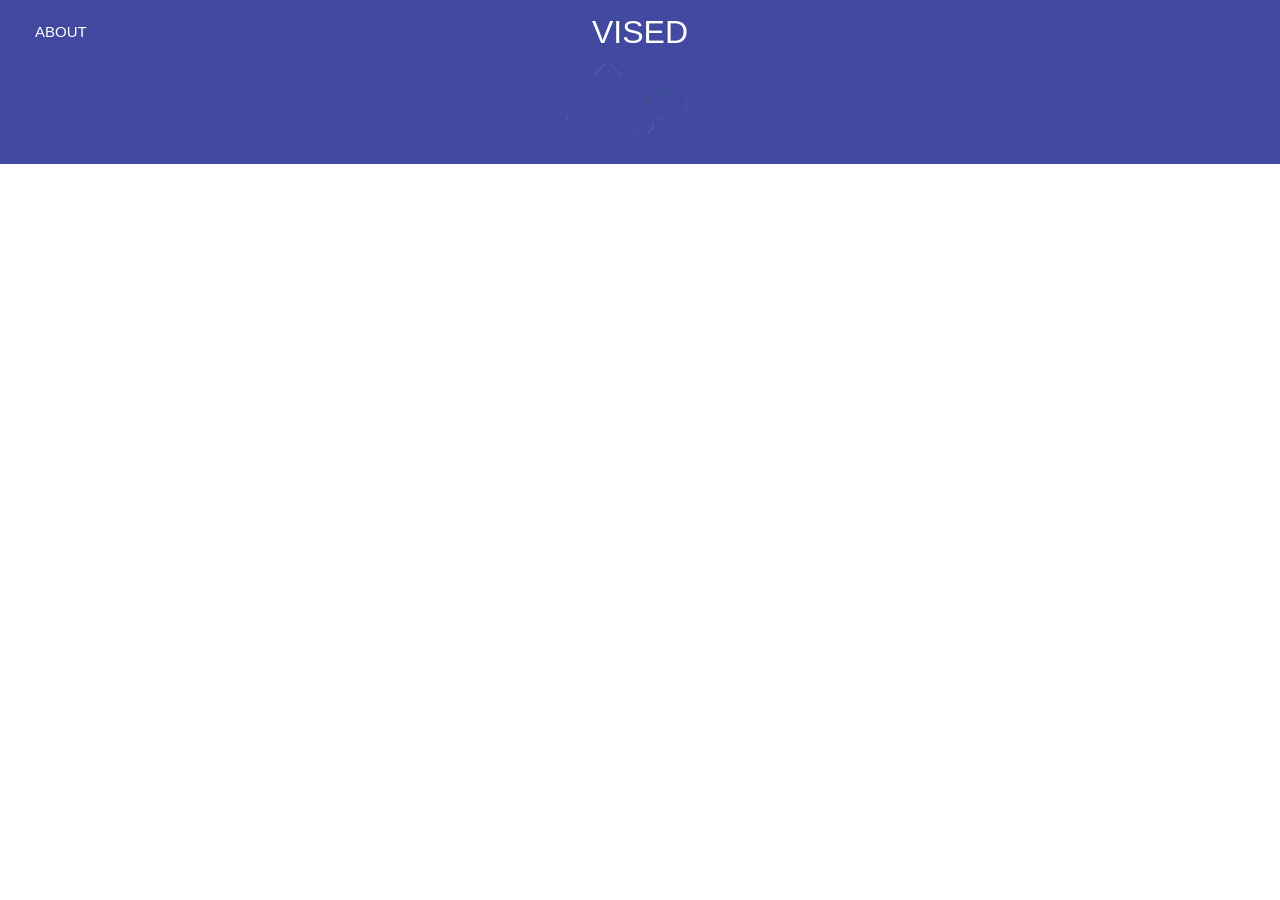
<file: one-test.html>
<!DOCTYPE html>
<html>
  <head>
    <title>VISED</title>
    <!--Import Google Icon Font-->
    <link href="https://fonts.googleapis.com/icon?family=Material+Icons" rel="stylesheet">
    <!--Import materialize.css-->
    <link type="text/css" rel="stylesheet" href="css/materialize.css"  media="screen,projection"/>
    <!-- my own css file -->
    <link type="text/css" rel="stylesheet" href="css/style.css"  media="screen,projection"/>
    <!-- <link rel="stylesheet" href="https://cdnjs.cloudflare.com/ajax/libs/meyer-reset/2.0/reset.min.css"> -->
    <link rel='stylesheet' href='css/ewxggx.css'>
    <link type="text/css" rel="stylesheet" href="css/one.css"  media="screen,projection"/>
    <!--Let browser know website is optimized for mobile-->
    <meta name="viewport" content="width=device-width, initial-scale=1.0"/>
  </head>

  <body>
    <nav>
      <div class="nav-wrapper">
        <a href="index.html" class="brand-logo center">VISED</a>
        <ul id="nav-mobile" class="left hide-on-xsmall-and-down">
          <li><a href="about.html">ABOUT</a></li>
        </ul>
      </div>
    </nav>

    <div class="banner">
      <div class="anim">
        <svg xmlns="http://www.w3.org/2000/svg" viewBox="0 0 1100 800"><g fill="none" fill-rule="evenodd"><path stroke="#31B495" d="M781.02 488.77v69.78c0 1.08-.88 1.96-1.97 1.96l-135.12-.04c-1.09 0-2.6.62-3.38 1.39l-39.23 38.96a5.52 5.52 0 0 1-3.37 1.4h-75.38a1.97 1.97 0 0 1-1.97-1.97v-33.5"/><path stroke="#F4D21F" d="M674.88 355.57l45.54-45.24a5.42 5.42 0 0 0 1.39-3.35l-.06-10.38c0-1.08-.63-2.58-1.4-3.35l-43.38-43.07a1.94 1.94 0 0 1 0-2.77l82.83-82.25a5.52 5.52 0 0 1 3.37-1.4l44.94.1c1.08 0 2.6-.62 3.37-1.37L952.5 22.65"/><path stroke="#1AACA8" d="M507-76.68v265.47a4 4 0 0 0 4 3.99H566c1.08 0 1.97.88 1.97 1.96v147.5c0 1.08-.63 2.59-1.4 3.35l-47.9 47.4a5.45 5.45 0 0 0-1.4 3.34c0 2.25.64 3.76 1.4 4.53l53.82 53.26c.77.76 1.76 1.39 2.19 1.39.43 0 .79.88.79 1.96v70.17c0 1.07-.89 1.96-1.97 1.96l-85.81-.04c-1.09 0-2.6.62-3.38 1.39l-1.55 1.54a5.52 5.52 0 0 1-3.38 1.4h-9.29"/><path stroke="#1F8C43" d="M8 127.82v391.06a4.04 4.04 0 0 0 4 4.04L140.8 524"/><path stroke="#1AA5D0" d="M894.01 374l49.8-49.44a5.52 5.52 0 0 1 3.37-1.4h92.41c1.09 0 2.6.63 3.38 1.4l27.18 26.99"/><path stroke="#1AA5D0" d="M894.01 374l49.8-49.44a5.52 5.52 0 0 1 3.37-1.4h92.41c1.09 0 2.6.63 3.38 1.4l27.18 26.99"/><path stroke="#1F8C43" d="M755.16 213.9l70.82.04c1.08 0 2.6-.63 3.37-1.4l91.61-90.97a5.52 5.52 0 0 1 3.37-1.39h77.07l-71.29-72.13a5.45 5.45 0 0 1-1.4-3.35V16.87"/><path stroke="#9DCA40" d="M261.78-52.44l11.16 11.08c.77.77 1.4 2.28 1.4 3.35V-5L156.7 111.03l-85.4 84.8a5.45 5.45 0 0 0-1.4 3.35v100.67c0 1.08.89 1.96 1.97 1.96h50.4c1.09 0 1.98.88 1.98 1.96l.07 26.92c0 1.07.9 1.96 1.98 1.96l335.73.13c1.09 0 1.98.88 1.98 1.96v36.79l-42.99 43.78a5.52 5.52 0 0 1-3.37 1.4H385.2"/><path stroke="#DA5A98" d="M564.8 549.64v17.76c0 1.08-.64 2.59-1.4 3.35L382.28 750.6a5.52 5.52 0 0 1-3.38 1.39h-109.1c-1.09 0-1.97.88-1.97 1.96v23.37c0 1.07-.9 1.96-1.98 1.96h-83.54c-1.08 0-1.97.88-1.97 1.96v45.8c0 1.07.89 1.95 1.97 1.95h29.89c1.08 0 1.97.88 1.97 1.96v51.07c0 1.08.63 2.59 1.4 3.35l10.32 10.25c.77.76 2.29 1.39 3.37 1.39h111.77c1.09 0 1.34.62.57 1.39M482.82 656H630.9"/><path stroke="#E5683E" d="M440.53 245.87l-31.7 31.48a5.52 5.52 0 0 1-3.37 1.39h-62.37c-1.09 0-2.6.62-3.38 1.39l-2.68 3.66-264.59.02c-1.08 0-2.6-.63-3.37-1.4l-47.3-46.97a5.52 5.52 0 0 0-3.37-1.39h-57.47l-1.12-34.61c0-1.08-.63-2.59-1.4-3.35l-66.54-65.94"/><path stroke="#9F83B6" d="M705.31 221.73h7.83c1.09 0 2.6.63 3.37 1.4l45.8 45.6c.78.76 1.4 2.27 1.4 3.35v13.94c0 1.08.46 1.96 1.03 1.98.56 0 1.03.9 1.03 1.98v10.77l-.15 110.84c0 1.08-.89 1.96-1.98 1.96H628.32c-1.08 0-2.6-.63-3.37-1.4l-12.2-12.12a5.52 5.52 0 0 0-3.38-1.39h-46.18a2 2 0 0 0-2 1.96l-.17 26.74c0 1.08-.63 2.59-1.4 3.35l-8.82 8.76a5.52 5.52 0 0 1-3.37 1.39l-26.65-.06c-1.09 0-2.6.62-3.38 1.39l-48.1 47.78a5.52 5.52 0 0 1-3.38 1.39h-16.37l-79.45-.02c-1.09 0-2.6.63-3.36 1.39L220.71 639.06a5.47 5.47 0 0 1-3.35 1.4H31.06"/><path stroke="#BC6D21" d="M145.43 99.41L289.6 243.5c.77.76 2.29 1.39 3.37 1.39h146.76c1.09 0 2.6.62 3.38 1.39l31.93 31.71c.77.77 1.4 2.27 1.4 3.35V474.1c0 1.08-.63 2.59-1.4 3.35l-7.6 7.54a5.52 5.52 0 0 1-3.36 1.4h-20.62l-20.67 20.97-2.78 2.78L289.37 640a5.45 5.45 0 0 0-1.4 3.35l.16 177.85"/><path stroke="#DA1817" d="M318.82 380.62h94.88c1.09 0 2.6.63 3.38 1.39l14.97 14.87c.77.76 2.29 1.39 3.37 1.39h72.99c1.08 0 2.6.63 3.35 1.39l58.57 58.53c.77.77 2.27 1.4 3.35 1.4h103.37c1.08 0 1.97-.89 1.97-1.97v-14.7c0-1.09-.89-1.97-1.97-1.97l-6.7.02H630.1a1.97 1.97 0 0 1-1.97-1.96v-57c0-1.08-.63-2.59-1.4-3.35l-14.58-14.48a5.45 5.45 0 0 1-1.4-3.35v-17.3c0-1.07-.63-2.58-1.4-3.34L597 327.92a5.52 5.52 0 0 0-3.37-1.39h-17.4c-1.09 0-2.6-.62-3.38-1.39l-41.8-41.5a5.52 5.52 0 0 0-3.37-1.4h-41.34"/><path stroke="#9F9FA0"/><path stroke="#74BB63" d="M855.2 194.4h59.84c1.09 0 1.97.89 1.97 1.96v28.74c0 1.08.64 2.59 1.4 3.35l50.96 50.6c.77.76 1.4 2.27 1.4 3.35v101.47l105.2 104.27"/><path stroke="#DA5A98" d="M638.46 305.73L651 293.29c.77-.74.77-2 0-2.76l-31.35-31.13c-.76-.74-.76-2 0-2.76l18.53-18.4a5.52 5.52 0 0 1 3.37-1.39l160.41-.2 423.37 1.2c1.08 0 1.97.89 1.97 1.96v71.5"/><path stroke="#BC6D21" d="M438.61 486.03h-18.54c-1.08 0-2.6-.63-3.37-1.4l-74.94-74.41a5.52 5.52 0 0 0-3.37-1.4h-38.57c-1.08 0-2.6-.62-3.37-1.38l-47-46.68-36.58-.04-57 71.59a5.45 5.45 0 0 0-1.4 3.35v23.9"/><path stroke="#74BB63" d="M882.06 358.97l-46.92 46.6a5.52 5.52 0 0 1-3.38 1.39h-94.64c-1.09 0-2.6-.63-3.38-1.4l-30.6-30.33a5.52 5.52 0 0 0-3.36-1.4l-34.94.04c-1.08 0-2.6.63-3.37 1.4l-29.57 29.36a5.52 5.52 0 0 1-3.37 1.39l-14.55-14.35a5.63 5.63 0 0 0-3.42-1.4l-156.97-.25c-1.11 0-2.65.63-3.43 1.4l-27.85 27.61a5.52 5.52 0 0 1-3.38 1.4H-23.82l-88.65.2-12.44 12.35"/><path stroke="#2283BC" d="M292.9 643.74l59.56-59.12a5.52 5.52 0 0 1 3.37-1.39h23.93c1.08 0 2.6-.63 3.37-1.39l46.53-46.21a5.52 5.52 0 0 1 3.38-1.4h33.53l153.67-.01c1.08 0 1.97-.88 1.97-1.96V420.01c0-1.07-.63-2.58-1.4-3.35l-38.64-38.37a5.45 5.45 0 0 1-1.4-3.35v-51.52c0-1.08-.64-2.59-1.4-3.35L468.91 210.39a5.52 5.52 0 0 0-3.38-1.4l-180.49.2"/><path stroke="#DA5A98" d="M484.13 548.71h-37.09c-1.08 0-2.6.63-3.37 1.4l-69.02 68.54c-.77.76-.77 2 0 2.76l28.09 27.78c.77.76 2.29 1.39 3.37 1.39h62.41"/><path stroke="#31B495" d="M520.82 561.7v-4.74c0-1.08-.89-1.96-1.98-1.96h-13.21c-1.09 0-2.6-.62-3.37-1.39l-43.36-42.88a5.45 5.45 0 0 1-1.4-3.35v-190.4c0-1.08.63-2.6 1.4-3.36l20.89-20.74a5.45 5.45 0 0 0 1.4-3.35v-95.4c0-1.08-.63-2.58-1.4-3.35L292.4 4.7l-.6-40.88c0-1.08-.62-2.58-1.4-3.35L278.8-51.07"/><path stroke="#1EB2D8" d="M275.76 745h99.28c1.09 0 2.6-.63 3.38-1.4l174.33-172.75a5.52 5.52 0 0 1 3.38-1.4h46.75c1.08 0 2.6-.62 3.35-1.38l51.47-51.46a5.42 5.42 0 0 0 1.38-3.35V311.29c0-1.07-.63-2.58-1.4-3.35l-51.84-51.3a5.52 5.52 0 0 0-3.38-1.4h-17.95a1.97 1.97 0 0 1-1.97-1.95v-44.47c0-1.07-.89-1.96-1.97-1.96h-88.63a1.97 1.97 0 0 1-1.97-1.96v-19.2c0-1.07-.64-2.58-1.4-3.34L309.87 4.92"/><path stroke="#F4D21F" d="M1002.65 123.83H926.5c-1.08 0-2.6.62-3.37 1.39l-92.28 91.46a5.52 5.52 0 0 1-3.37 1.39l-131.87-.08c-1.09 0-2.6.63-3.37 1.37l-51.9 51.19c-.77.76-.77 2 0 2.76l21.22 21.1c.77.76 1.4 2.27 1.4 3.35v15.69"/><path stroke="#BE2F39" d="M672.51 437.64h54.25c1.08 0 2.6.63 3.37 1.4l49.04 48.7c.77.76 2.29 1.38 3.37 1.38h45.16c1.08 0 2.6-.62 3.37-1.39L914.39 405a5.52 5.52 0 0 1 3.37-1.4h42.22c1.08 0 2.6.63 3.37 1.4l100.8 100.1"/><path stroke="#E5683E" d="M672.51 434.31h55.63c1.08 0 2.6.63 3.37 1.4l49.14 48.8c.77.76 2.29 1.38 3.37 1.38l41.9-.04c1.08 0 2.6-.62 3.37-1.39l62.08-61.68a5.45 5.45 0 0 0 1.4-3.35l-.1-268.18c0-1.08-.63-2.59-1.4-3.35l-99.8-99.28a5.52 5.52 0 0 0-3.37-1.39H422.62c-1.08 0-2.6.63-3.37 1.4L260.28 206.3a5.52 5.52 0 0 1-3.38 1.39H127.3c-1.08 0-2.6.62-3.37 1.39l-36.71 36.45a5.45 5.45 0 0 0-1.4 3.35v185.1"/><path stroke="#1EB2D8" d="M410.1 713.73l17.53 17.42c.77.76 2.29 1.39 3.37 1.39h42.02c1.09 0 2.6-.63 3.37-1.4l26.02-25.83 123.2-.31"/><path/><path stroke="#2283BC" d="M307.34 907.08c.77-.77.52-1.4-.57-1.4H108.29a1.97 1.97 0 0 1-1.98-1.95V743.59c0-1.08.9-1.96 1.98-1.96h264.38c1.09 0 2.6-.63 3.38-1.4l23.75-23.58c.77-.76.77-2 0-2.76l-80.84-80.1c-.77-.76-.51-1.4.57-1.4h137.53c1.09 0 2.6-.62 3.38-1.38l53.63-53.26a5.52 5.52 0 0 1 3.37-1.4l88.57-.2c1.09 0 2.6-.62 3.38-1.38l55.6-55.22a5.45 5.45 0 0 0 1.4-3.35V409.93c0-1.08.9-1.96 1.98-1.96h29c1.08 0 2.6-.63 3.37-1.4l43.32-43.01a5.52 5.52 0 0 1 3.37-1.4h6.11c1.09 0 2.6-.62 3.38-1.38l53.12-52.76a5.52 5.52 0 0 1 3.37-1.39h13.6c1.08 0 2.6.63 3.37 1.4L892.79 370c.77.77 2.29 1.4 3.37 1.4h74.06c1.08 0 2.6.62 3.37 1.38l93.97 93.5"/><path stroke="#E6632A" d="M647.56 429.46v-33.62c0-1.08-.63-2.59-1.4-3.35l-31.45-31.22a5.52 5.52 0 0 0-3.37-1.4h-36.87c-1.08 0-2.6.63-3.37 1.4l-74.35 73.83a5.52 5.52 0 0 1-3.37 1.39H440.9a1.97 1.97 0 0 1-1.98-1.96v-71.5c0-1.08-.88-1.96-1.97-1.96H9.3c-1.08 0-2.6.63-3.37 1.4l-37.9 37.62a5.52 5.52 0 0 1-3.37 1.4h-57c-1.1 0-2.61.62-3.38 1.38l-13.2 13.1a5.52 5.52 0 0 1-3.37 1.4h-13.2"/><path stroke="#F4D21F" d="M219.9 357h144.49l76.54.13c1.08 0 1.97.88 1.97 1.96v71.7c0 1.08.89 1.96 1.97 1.96h46.36c1.08 0 2.6-.63 3.37-1.4l74.35-74a5.52 5.52 0 0 1 3.37-1.4h192.33c1.09 0 2.6-.62 3.37-1.38l43.58-43.28a5.52 5.52 0 0 1 3.37-1.39h10.6c1.08 0 2.6.63 3.37 1.4l62.65 62.2c.77.77 2.29 1.4 3.37 1.4h73.87c1.09 0 2.6.63 3.38 1.4l94.12 93.47 9.27.57c.84 0 2.17-.62 2.93-1.39l104.08-89.36a1.97 1.97 0 0 1 2.78 0l6.3 6.25"/><path stroke="#9DCA40" d="M599.92 564.19a6.6 6.6 0 0 0 4.04-1.67l47.94-47.6a6.5 6.5 0 0 0 1.67-4.01V313.84c0-1.3-.75-3.1-1.67-4.02l-47.94-47.6a6.6 6.6 0 0 0-4.04-1.66h-97.84a6.6 6.6 0 0 0-4.05 1.66l-47.93 47.6a6.5 6.5 0 0 0-1.68 4.02v197.07c0 1.29.75 3.1 1.68 4.01l47.93 47.6a6.6 6.6 0 0 0 4.05 1.67h97.84z"/><path stroke="#1EB2D8" d="M648.25 527.17v33.3c0 1.08-.63 2.58-1.4 3.35l-87.37 86.76c-.77.76-.51 1.39.57 1.39h70.82"/><path stroke="#BC6D21" d="M476.04 273.32v-18.86c0-1.08-.63-2.59-1.4-3.35l-30.9-30.68a5.52 5.52 0 0 0-3.37-1.4H274.62"/><path stroke="#9F83B6" d="M923.43 372.6V119.09c0-1.07-.64-2.58-1.4-3.34L757.4-47.74a5.52 5.52 0 0 0-3.37-1.39H351.57c-1.09 0-2.6.63-3.38 1.4L310.5-10.3"/><path stroke="#ED8E3F" d="M317-49.77L304.42-37.3a5.58 5.58 0 0 0-1.42 3.35l-.36 21.45a5.3 5.3 0 0 0 1.36 3.35L493.36 178.9c.77.76 1.4 2.27 1.4 3.35v18.41c0 1.08.89 1.96 1.97 1.96h87.86c1.09 0 1.98.88 1.98 1.96v34.67c0 1.08.88 1.96 1.97 1.96h23.3c1.08 0 2.6.63 3.37 1.4l46.16 45.83c.77.77 1.4 2.28 1.4 3.35v138.64l.07 84.4c0 1.08-.63 2.6-1.38 3.35l-53.63 53.27a5.52 5.52 0 0 1-3.37 1.39H557.9c-1.08 0-2.6.63-3.37 1.39L380.57 746.98a5.52 5.52 0 0 1-3.38 1.39H112.47c-1.09 0-1.97.88-1.97 1.96v93.24c0 1.08-.9 1.96-1.98 1.96h-224.54"/><path stroke="#DA5A98" d="M415.07 612.97l63.3-62.86a5.52 5.52 0 0 1 3.37-1.4h124.67c1.08 0 2.6-.6 3.37-1.37l28.23-27.83a5.35 5.35 0 0 0 1.4-3.33V478.2c0-1.07.89-1.96 1.97-1.96H694c1.09 0 1.97-.88 1.97-1.95v-52.11c0-1.08.64-2.59 1.4-3.35l29.57-29.37a5.45 5.45 0 0 0 1.4-3.35v-76c0-1.08.9-1.96 1.98-1.96h37.9a4 4 0 0 0 4-4v-29.3c0-1.08.63-2.59 1.4-3.35l35.35-35"/><path stroke="#1AA5D0" d="M893.1 374.7L847.5 420a5.52 5.52 0 0 1-3.37 1.38H618.66c-1.09 0-2.6-.62-3.37-1.39l-81.65-81.08a5.52 5.52 0 0 0-3.37-1.39H384.49c-1.08 0-2.6.63-3.37 1.4l-17.14 17.02"/><path stroke="#55B549" d="M288.52 640.2h-46.9c-1.09 0-1.98.88-1.98 1.95v26.65c0 1.07-.89 1.95-1.97 1.95h-89.32"/><path stroke="#D3C452" d="M281.34 229.6l9.65 9.59c.77.76 2.29 1.39 3.37 1.39l146.76-.2c1.09 0 2.6.63 3.38 1.37l115.95 114c.77.76.77 1.99 0 2.75l-37.2 37.05a1.96 1.96 0 0 0 0 2.78l49.62 49.28c.77.77 2.3 1.4 3.38 1.4h138.28c1.08 0 2.6.62 3.37 1.39l37.26 37c.77.76 2.3 1.4 3.38 1.4h21.7"/><path stroke="#9DCA40" d="M-116.02 841.87h216.77c1.09 0 1.97-.89 1.97-1.96v-99.83c0-1.08.9-1.96 1.98-1.96h266.24c1.08 0 2.6-.62 3.37-1.39l20.18-20.04c.77-.76.77-2.02 0-2.76l-78.7-78.2a5.45 5.45 0 0 1-1.4-3.35v-1.57c0-1.07.88-1.96 1.97-1.96l139.22.02c1.09 0 2.6-.62 3.38-1.39l53.7-53.48a4.86 4.86 0 0 1 2.8-1.39c.76 0 1.41-.88 1.41-1.96v-6.62"/><path stroke="#B00D7C" d="M317.92 257.82l73.16 72.65c.77.77 1.4 2.27 1.4 3.35v45.25c0 1.08.63 2.59 1.4 3.35l12.02 11.93c.77.77 2.28 1.4 3.37 1.4h9.86c1.09 0 2.6-.63 3.38-1.4l6.29-6.25a5.52 5.52 0 0 1 3.37-1.39h85.81c1.08 0 2.6-.62 3.37-1.39l63.1-62.66a5.52 5.52 0 0 1 3.38-1.4h161.56c1.08 0 1.97.89 1.97 1.96v178.66c0 1.07-.63 2.58-1.4 3.35l-11.42 11.34a5.52 5.52 0 0 1-3.38 1.39H529.03a1.97 1.97 0 0 1-1.98-1.96v-73.07c0-1.07-.88-1.96-1.97-1.96h-88.26a1.97 1.97 0 0 1-1.97-1.95V406.5c0-1.08-.89-1.96-1.97-1.96-1.99 0-3.5-.63-4.28-1.4l-7.44-7.38"/><path stroke="#DA5A98" d="M650.42-78.35v211.36c0 1.08.63 2.59 1.4 3.35l46.73 46.4c.77.77 1.4 2.28 1.4 3.36v35.79l-2.49-.14c-.75 0-1.97.63-2.74 1.4l-18.32 18.19a5.45 5.45 0 0 0-1.4 3.35v116.95c0 1.07.63 2.58 1.38 3.35l46.53 46.58a5.42 5.42 0 0 1 1.38 3.35l-.02 30.34c0 1.08-.63 2.59-1.4 3.35l-4.91 4.88a5.52 5.52 0 0 1-3.37 1.4H599.52c-1.08 0-1.97.87-1.97 1.95v36c0 1.08-.89 1.96-1.97 1.96h-92.71c-1.09 0-2.6.63-3.38 1.4l-19.58 19.45a5.52 5.52 0 0 1-3.38 1.39h-63.61"/><path stroke="#1EB2D8" d="M281.48 745v84.33c0 1.08-.89 1.96-1.97 1.96h-57.48c-1.09 0-1.98.88-1.98 1.96v10.36c0 1.08-.88 1.96-1.97 1.96H110.52"/><path stroke="#F5C739" d="M10.95 362.32l113.4 112.62c.78.77 2.3 1.4 3.38 1.4h36.12c1.08 0 2.6.62 3.37 1.38l205.45 204.03c.77.76 2.29 1.39 3.37 1.39l62.74.03h29.53c1.09 0 2.6.63 3.37 1.4l16.36 16.23c.77.77 2.29 1.4 3.37 1.4h134.34"/><path stroke="#31B495" d="M275.82 590.44l24.44-24.27a5.52 5.52 0 0 1 3.37-1.4h121.52c1.08 0 2.6.63 3.37 1.4l34.32 34.08c.77.77 2.3 1.4 3.38 1.4h54.36"/><path stroke="#AD7D20" d="M633.41 278.74l-21.36-21.22a5.45 5.45 0 0 1-1.4-3.35V-78.58"/><path stroke="#1F8C43" d="M754.4 192.02v20.11c0 1.08-.9 1.96-1.98 1.96h-94.49c-1.08 0-2.6.63-3.37 1.4l-50.28 49.93a5.45 5.45 0 0 0-1.4 3.35v56.41c0 1.08.63 2.59 1.4 3.35l10.63 10.56c.77.76 1.4 2.27 1.4 3.35v121.45c0 1.08-.89 1.96-1.97 1.96H429.6c-1.08 0-2.6-.62-3.37-1.39l-21.2-21.06-15.77 14.8a5.52 5.52 0 0 1-3.37 1.38H282.15c-1.08 0-2.6.63-3.37 1.37l-62.1 61.3a5.5 5.5 0 0 1-3.37 1.37h-69.85c-1.09 0-2.6.63-3.37 1.4l-68.22 67.73a5.52 5.52 0 0 1-3.37 1.4H34.1c-1.09 0-2.6.62-3.38 1.38l-61.64 61.22a5.45 5.45 0 0 0-1.4 3.35v98.02c0 1.08-.89 1.96-1.97 1.96h-30.76c-1.08 0-2.6.63-3.37 1.4l-48.29 47.95"/><path stroke="#74BB63" d="M184.55 422.03v34.09c0 1.07-.63 2.58-1.4 3.35l-56.48 55.88a5.52 5.52 0 0 1-3.37 1.4H-34.6"/><path stroke="#E5683E" d="M980.12 416.59l-15.05-14.95a5.52 5.52 0 0 0-3.38-1.4h-46.04c-1.08 0-2.6.63-3.37 1.4l-14.5 14.4c-.77.76-1.4.5-1.4-.57v-34.93c0-1.08-.63-2.58-1.4-3.35l-2.48-2.47"/><path stroke="#DA5A98" d="M826.77 238.25v54.43c0 1.08.63 2.59 1.4 3.35l86.38 85.78c.77.77 2.29 1.4 3.37 1.4h98.61c1.09 0 2.6-.63 3.36-1.4l22.6-22.8a5.47 5.47 0 0 1 3.36-1.39h106.38c1.08 0 1.97-.88 1.97-1.96l.04-95.24c0-1.08.89-1.96 1.97-1.96h39.02c1.09 0 1.97.88 1.97 1.96v48.1"/><path stroke="#E6632A" d="M12.87 361.05h-5c-1.1 0-2.61-.63-3.38-1.4l-17.72-17.58a5.52 5.52 0 0 0-3.37-1.4h-16.9c-1.09 0-2.6-.62-3.38-1.38l-55.64-55.26a5.52 5.52 0 0 0-3.38-1.4h-15.19"/><path stroke="#3EB373" d="M959.23 126.08l19.2 19.06c.76.76 2.28 1.39 3.36 1.39h177.42c1.09 0 1.97.88 1.97 1.96v100.84a3 3 0 0 0 3 3h36.42c1.08 0 1.97.88 1.97 1.96v54.65"/><path stroke="#2765B0" d="M33.17 798.75h242.12c1.08 0 1.97-.88 1.97-1.96V672.9c0-1.08-.89-1.96-1.97-1.96h-30.12a1.97 1.97 0 0 1-1.98-1.96v-26.76c0-1.07-.88-1.96-1.97-1.96h-20.87"/><path stroke="#EB9D12" d="M458.48 496.1h9.55c1.09 0 2.6-.63 3.37-1.4l48.23-47.83a5.52 5.52 0 0 1 3.38-1.39h24.26c1.08 0 2.6.63 3.37 1.39l23.26 23.1c.77.76 2.29 1.39 3.37 1.39h111.06c1.09 0 1.97-.88 1.97-1.96v-54.46c0-1.08-.63-2.59-1.4-3.33l-20.35-20.04-2.8-2.76-1.17-1.16a5.52 5.52 0 0 0-3.37-1.39h-11.66a1.97 1.97 0 0 1-1.97-1.96V310.6c0-1.08.88-1.96 1.97-1.96h77.38"/><path stroke="#9DCA40" d="M-34.94 402.19v111.19c0 1.07.63 2.58 1.4 3.35l49.06 48.71c.76.77 2.28 1.4 3.37 1.4h21.8c1.08 0 2.6.62 3.37 1.39l113 112.22c.78.77 2.3 1.4 3.38 1.4h170.6c1.08 0 1.97.87 1.97 1.95v60.41"/></g></svg>
      </div>
   </div>

    <!--JavaScript at end of body for optimized loading-->
    <script src="https://ajax.googleapis.com/ajax/libs/jquery/3.2.1/jquery.min.js"></script>
    <script type="text/javascript" src="js/base.js"></script>
    <script type="text/javascript" src="js/materialize.min.js"></script>
    <script src='js/ymlarg.js'></script>
    <script type="text/javascript" src="js/one.js"></script>
  </body>
</html>
</file>
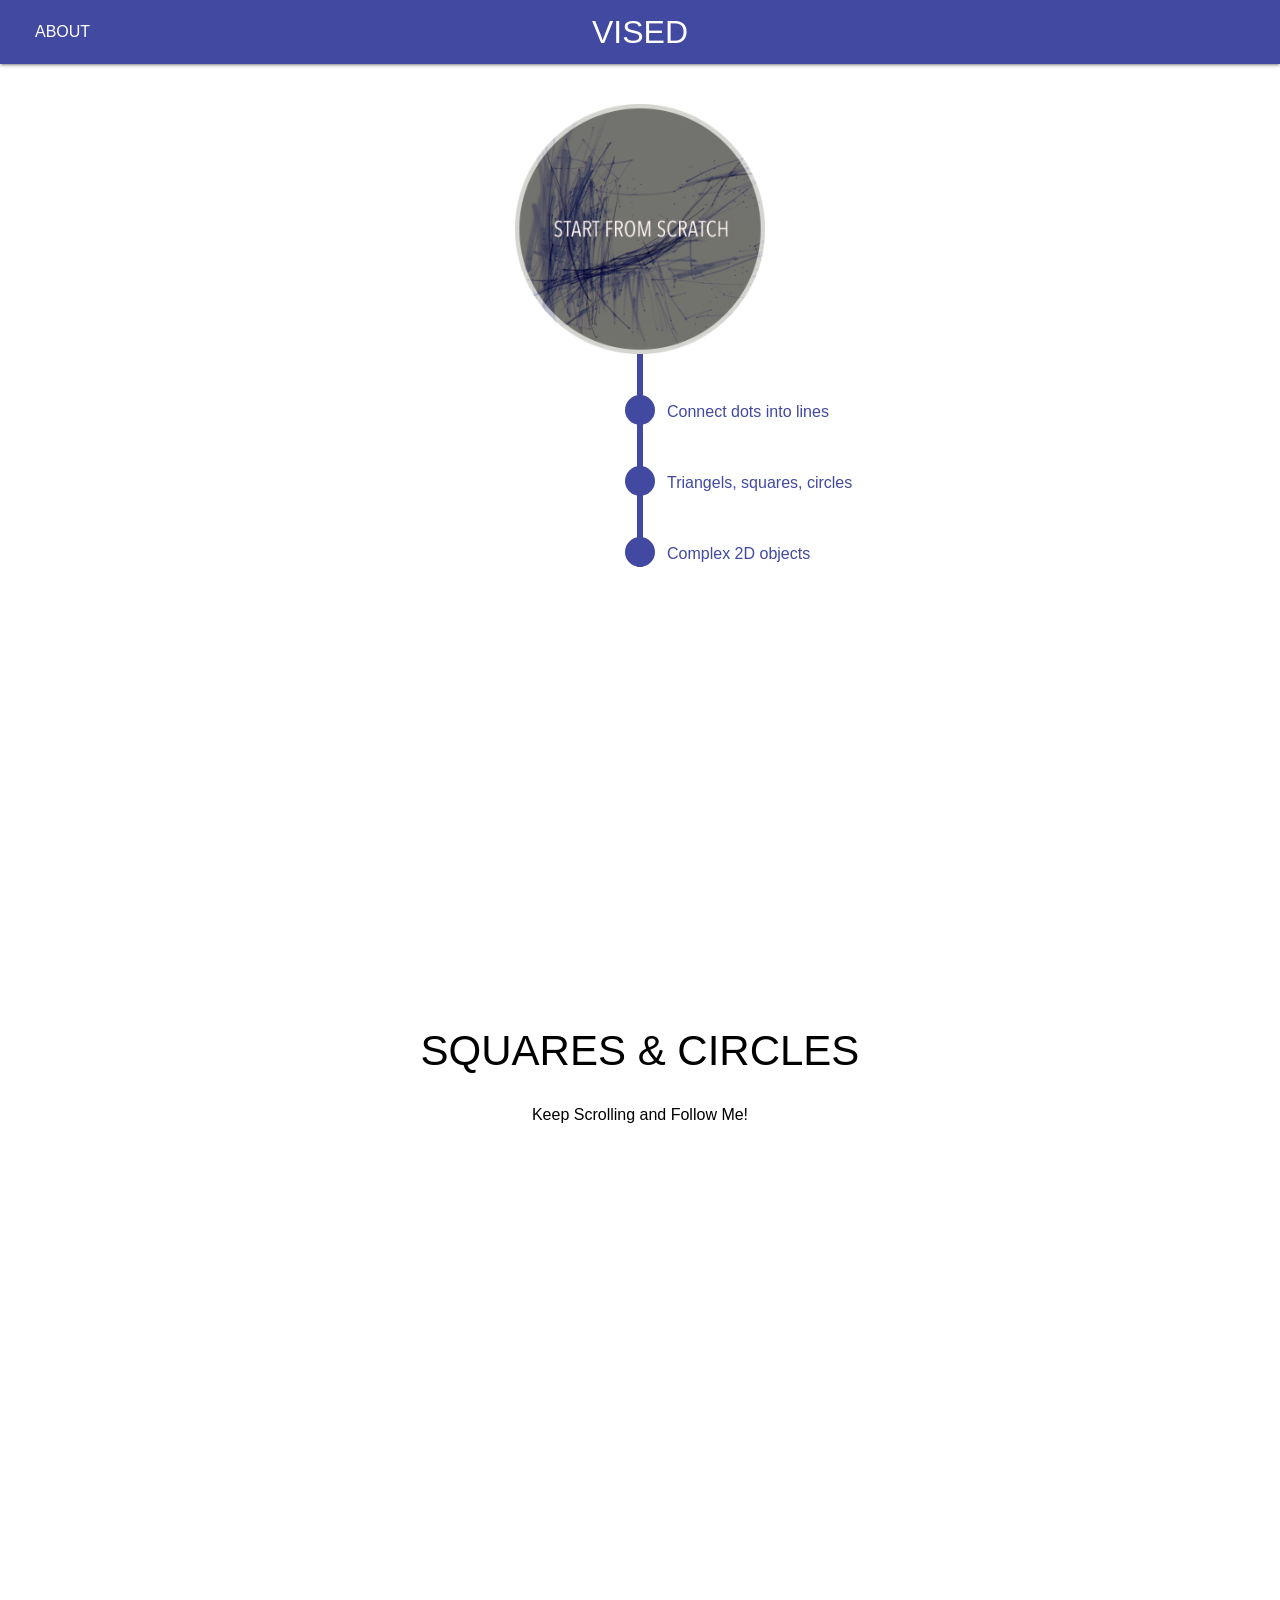
<file: one.html>
<!DOCTYPE html>
<html>
<head>
    <title>VISED</title>
    <!--Import Google Icon Font-->
    <link href="https://fonts.googleapis.com/icon?family=Material+Icons" rel="stylesheet">
    <!--Import materialize.css-->
    <link type="text/css" rel="stylesheet" href="css/materialize.css"  media="screen,projection"/>
    <!-- my own css file -->
    <link type="text/css" rel="stylesheet" href="css/style.css"  media="screen,projection"/>
    <!-- <link rel="stylesheet" href="https://cdnjs.cloudflare.com/ajax/libs/meyer-reset/2.0/reset.min.css"> -->
    <!-- <link rel='stylesheet' href='css/ewxggx.css'> -->
    <link type="text/css" rel="stylesheet" href="css/one.css"  media="screen,projection"/>
 	<link href="css/fixed-positioning.css" rel="stylesheet" type="text/css" />
	<link href="css/main.css" rel="stylesheet" type="text/css" />
    <link href="css/anime.css" rel="stylesheet">
	<meta charset="utf-8">
	<!--Let browser know website is optimized for mobile-->
	<meta name="viewport" content="width=device-width, initial-scale=1, maximum-scale=1">
</head>

<body>
  <nav>
    <div class="nav-wrapper">
      <a href="index.html" class="brand-logo center">VISED</a>
      <ul id="nav-mobile" class="left hide-on-xsmall-and-down">
        <li><a href="about.html">ABOUT</a></li>
      </ul>
    </div>
  </nav>

  <div id="guideline">
    <div class="title_image"></div>
    <section class="timeline">
      <ul>
        <li><div>Connect dots into lines</div></li>
        <li><div>Triangels, squares, circles</div></li>
        <li><div>Complex 2D objects</div></li>
      </ul>
    </section>
  </div>

  <div id="bg1" data-end="background-position:-500px -10000px;"></div>
  <div id="bg2" data-end="background-position:-500px -8000px;"></div>
  <div id="bg3" data-end="background-position:-500px -6000px;"></div>

  <div id="progress" data-0="width:0%;background:hsl(200, 100%, 50%);" data-end="width:100%;background:hsl(920, 100%, 50%);"></div>

  <div id="transform" data-0="transform:scale(0);" data-1000="transform:scale(1); opacity:1;" data-1400="transform:scale(3); opacity:0;">
    <h2>STRAIGHT LINES</h2>
    <br><hr><br>
    <p>This is not easy. Keep practice!</p>
    <div class="btn pulse pause">PRACTICE</div>
  </div>

  <div id="line" data-0 = "display: none; opacity:0;" data-500 = "opacity:1; display: block;" data-1700 = "transform:scale(3); rotate(1440deg);opacity:0;">
    <div class="anim invisable">
      <svg xmlns="http://www.w3.org/2000/svg" viewBox="0 0 1100 800"><g fill="none" fill-rule="evenodd"><path stroke="#31B495" d="M781.02 488.77v69.78c0 1.08-.88 1.96-1.97 1.96l-135.12-.04c-1.09 0-2.6.62-3.38 1.39l-39.23 38.96a5.52 5.52 0 0 1-3.37 1.4h-75.38a1.97 1.97 0 0 1-1.97-1.97v-33.5"/><path stroke="#F4D21F" d="M674.88 355.57l45.54-45.24a5.42 5.42 0 0 0 1.39-3.35l-.06-10.38c0-1.08-.63-2.58-1.4-3.35l-43.38-43.07a1.94 1.94 0 0 1 0-2.77l82.83-82.25a5.52 5.52 0 0 1 3.37-1.4l44.94.1c1.08 0 2.6-.62 3.37-1.37L952.5 22.65"/><path stroke="#1AACA8" d="M507-76.68v265.47a4 4 0 0 0 4 3.99H566c1.08 0 1.97.88 1.97 1.96v147.5c0 1.08-.63 2.59-1.4 3.35l-47.9 47.4a5.45 5.45 0 0 0-1.4 3.34c0 2.25.64 3.76 1.4 4.53l53.82 53.26c.77.76 1.76 1.39 2.19 1.39.43 0 .79.88.79 1.96v70.17c0 1.07-.89 1.96-1.97 1.96l-85.81-.04c-1.09 0-2.6.62-3.38 1.39l-1.55 1.54a5.52 5.52 0 0 1-3.38 1.4h-9.29"/><path stroke="#1F8C43" d="M8 127.82v391.06a4.04 4.04 0 0 0 4 4.04L140.8 524"/><path stroke="#1AA5D0" d="M894.01 374l49.8-49.44a5.52 5.52 0 0 1 3.37-1.4h92.41c1.09 0 2.6.63 3.38 1.4l27.18 26.99"/><path stroke="#1AA5D0" d="M894.01 374l49.8-49.44a5.52 5.52 0 0 1 3.37-1.4h92.41c1.09 0 2.6.63 3.38 1.4l27.18 26.99"/><path stroke="#1F8C43" d="M755.16 213.9l70.82.04c1.08 0 2.6-.63 3.37-1.4l91.61-90.97a5.52 5.52 0 0 1 3.37-1.39h77.07l-71.29-72.13a5.45 5.45 0 0 1-1.4-3.35V16.87"/><path stroke="#9DCA40" d="M261.78-52.44l11.16 11.08c.77.77 1.4 2.28 1.4 3.35V-5L156.7 111.03l-85.4 84.8a5.45 5.45 0 0 0-1.4 3.35v100.67c0 1.08.89 1.96 1.97 1.96h50.4c1.09 0 1.98.88 1.98 1.96l.07 26.92c0 1.07.9 1.96 1.98 1.96l335.73.13c1.09 0 1.98.88 1.98 1.96v36.79l-42.99 43.78a5.52 5.52 0 0 1-3.37 1.4H385.2"/><path stroke="#DA5A98" d="M564.8 549.64v17.76c0 1.08-.64 2.59-1.4 3.35L382.28 750.6a5.52 5.52 0 0 1-3.38 1.39h-109.1c-1.09 0-1.97.88-1.97 1.96v23.37c0 1.07-.9 1.96-1.98 1.96h-83.54c-1.08 0-1.97.88-1.97 1.96v45.8c0 1.07.89 1.95 1.97 1.95h29.89c1.08 0 1.97.88 1.97 1.96v51.07c0 1.08.63 2.59 1.4 3.35l10.32 10.25c.77.76 2.29 1.39 3.37 1.39h111.77c1.09 0 1.34.62.57 1.39M482.82 656H630.9"/><path stroke="#E5683E" d="M440.53 245.87l-31.7 31.48a5.52 5.52 0 0 1-3.37 1.39h-62.37c-1.09 0-2.6.62-3.38 1.39l-2.68 3.66-264.59.02c-1.08 0-2.6-.63-3.37-1.4l-47.3-46.97a5.52 5.52 0 0 0-3.37-1.39h-57.47l-1.12-34.61c0-1.08-.63-2.59-1.4-3.35l-66.54-65.94"/><path stroke="#9F83B6" d="M705.31 221.73h7.83c1.09 0 2.6.63 3.37 1.4l45.8 45.6c.78.76 1.4 2.27 1.4 3.35v13.94c0 1.08.46 1.96 1.03 1.98.56 0 1.03.9 1.03 1.98v10.77l-.15 110.84c0 1.08-.89 1.96-1.98 1.96H628.32c-1.08 0-2.6-.63-3.37-1.4l-12.2-12.12a5.52 5.52 0 0 0-3.38-1.39h-46.18a2 2 0 0 0-2 1.96l-.17 26.74c0 1.08-.63 2.59-1.4 3.35l-8.82 8.76a5.52 5.52 0 0 1-3.37 1.39l-26.65-.06c-1.09 0-2.6.62-3.38 1.39l-48.1 47.78a5.52 5.52 0 0 1-3.38 1.39h-16.37l-79.45-.02c-1.09 0-2.6.63-3.36 1.39L220.71 639.06a5.47 5.47 0 0 1-3.35 1.4H31.06"/><path stroke="#BC6D21" d="M145.43 99.41L289.6 243.5c.77.76 2.29 1.39 3.37 1.39h146.76c1.09 0 2.6.62 3.38 1.39l31.93 31.71c.77.77 1.4 2.27 1.4 3.35V474.1c0 1.08-.63 2.59-1.4 3.35l-7.6 7.54a5.52 5.52 0 0 1-3.36 1.4h-20.62l-20.67 20.97-2.78 2.78L289.37 640a5.45 5.45 0 0 0-1.4 3.35l.16 177.85"/><path stroke="#DA1817" d="M318.82 380.62h94.88c1.09 0 2.6.63 3.38 1.39l14.97 14.87c.77.76 2.29 1.39 3.37 1.39h72.99c1.08 0 2.6.63 3.35 1.39l58.57 58.53c.77.77 2.27 1.4 3.35 1.4h103.37c1.08 0 1.97-.89 1.97-1.97v-14.7c0-1.09-.89-1.97-1.97-1.97l-6.7.02H630.1a1.97 1.97 0 0 1-1.97-1.96v-57c0-1.08-.63-2.59-1.4-3.35l-14.58-14.48a5.45 5.45 0 0 1-1.4-3.35v-17.3c0-1.07-.63-2.58-1.4-3.34L597 327.92a5.52 5.52 0 0 0-3.37-1.39h-17.4c-1.09 0-2.6-.62-3.38-1.39l-41.8-41.5a5.52 5.52 0 0 0-3.37-1.4h-41.34"/><path stroke="#9F9FA0"/><path stroke="#74BB63" d="M855.2 194.4h59.84c1.09 0 1.97.89 1.97 1.96v28.74c0 1.08.64 2.59 1.4 3.35l50.96 50.6c.77.76 1.4 2.27 1.4 3.35v101.47l105.2 104.27"/><path stroke="#DA5A98" d="M638.46 305.73L651 293.29c.77-.74.77-2 0-2.76l-31.35-31.13c-.76-.74-.76-2 0-2.76l18.53-18.4a5.52 5.52 0 0 1 3.37-1.39l160.41-.2 423.37 1.2c1.08 0 1.97.89 1.97 1.96v71.5"/><path stroke="#BC6D21" d="M438.61 486.03h-18.54c-1.08 0-2.6-.63-3.37-1.4l-74.94-74.41a5.52 5.52 0 0 0-3.37-1.4h-38.57c-1.08 0-2.6-.62-3.37-1.38l-47-46.68-36.58-.04-57 71.59a5.45 5.45 0 0 0-1.4 3.35v23.9"/><path stroke="#74BB63" d="M882.06 358.97l-46.92 46.6a5.52 5.52 0 0 1-3.38 1.39h-94.64c-1.09 0-2.6-.63-3.38-1.4l-30.6-30.33a5.52 5.52 0 0 0-3.36-1.4l-34.94.04c-1.08 0-2.6.63-3.37 1.4l-29.57 29.36a5.52 5.52 0 0 1-3.37 1.39l-14.55-14.35a5.63 5.63 0 0 0-3.42-1.4l-156.97-.25c-1.11 0-2.65.63-3.43 1.4l-27.85 27.61a5.52 5.52 0 0 1-3.38 1.4H-23.82l-88.65.2-12.44 12.35"/><path stroke="#2283BC" d="M292.9 643.74l59.56-59.12a5.52 5.52 0 0 1 3.37-1.39h23.93c1.08 0 2.6-.63 3.37-1.39l46.53-46.21a5.52 5.52 0 0 1 3.38-1.4h33.53l153.67-.01c1.08 0 1.97-.88 1.97-1.96V420.01c0-1.07-.63-2.58-1.4-3.35l-38.64-38.37a5.45 5.45 0 0 1-1.4-3.35v-51.52c0-1.08-.64-2.59-1.4-3.35L468.91 210.39a5.52 5.52 0 0 0-3.38-1.4l-180.49.2"/><path stroke="#DA5A98" d="M484.13 548.71h-37.09c-1.08 0-2.6.63-3.37 1.4l-69.02 68.54c-.77.76-.77 2 0 2.76l28.09 27.78c.77.76 2.29 1.39 3.37 1.39h62.41"/><path stroke="#31B495" d="M520.82 561.7v-4.74c0-1.08-.89-1.96-1.98-1.96h-13.21c-1.09 0-2.6-.62-3.37-1.39l-43.36-42.88a5.45 5.45 0 0 1-1.4-3.35v-190.4c0-1.08.63-2.6 1.4-3.36l20.89-20.74a5.45 5.45 0 0 0 1.4-3.35v-95.4c0-1.08-.63-2.58-1.4-3.35L292.4 4.7l-.6-40.88c0-1.08-.62-2.58-1.4-3.35L278.8-51.07"/><path stroke="#1EB2D8" d="M275.76 745h99.28c1.09 0 2.6-.63 3.38-1.4l174.33-172.75a5.52 5.52 0 0 1 3.38-1.4h46.75c1.08 0 2.6-.62 3.35-1.38l51.47-51.46a5.42 5.42 0 0 0 1.38-3.35V311.29c0-1.07-.63-2.58-1.4-3.35l-51.84-51.3a5.52 5.52 0 0 0-3.38-1.4h-17.95a1.97 1.97 0 0 1-1.97-1.95v-44.47c0-1.07-.89-1.96-1.97-1.96h-88.63a1.97 1.97 0 0 1-1.97-1.96v-19.2c0-1.07-.64-2.58-1.4-3.34L309.87 4.92"/><path stroke="#F4D21F" d="M1002.65 123.83H926.5c-1.08 0-2.6.62-3.37 1.39l-92.28 91.46a5.52 5.52 0 0 1-3.37 1.39l-131.87-.08c-1.09 0-2.6.63-3.37 1.37l-51.9 51.19c-.77.76-.77 2 0 2.76l21.22 21.1c.77.76 1.4 2.27 1.4 3.35v15.69"/><path stroke="#BE2F39" d="M672.51 437.64h54.25c1.08 0 2.6.63 3.37 1.4l49.04 48.7c.77.76 2.29 1.38 3.37 1.38h45.16c1.08 0 2.6-.62 3.37-1.39L914.39 405a5.52 5.52 0 0 1 3.37-1.4h42.22c1.08 0 2.6.63 3.37 1.4l100.8 100.1"/><path stroke="#E5683E" d="M672.51 434.31h55.63c1.08 0 2.6.63 3.37 1.4l49.14 48.8c.77.76 2.29 1.38 3.37 1.38l41.9-.04c1.08 0 2.6-.62 3.37-1.39l62.08-61.68a5.45 5.45 0 0 0 1.4-3.35l-.1-268.18c0-1.08-.63-2.59-1.4-3.35l-99.8-99.28a5.52 5.52 0 0 0-3.37-1.39H422.62c-1.08 0-2.6.63-3.37 1.4L260.28 206.3a5.52 5.52 0 0 1-3.38 1.39H127.3c-1.08 0-2.6.62-3.37 1.39l-36.71 36.45a5.45 5.45 0 0 0-1.4 3.35v185.1"/><path stroke="#1EB2D8" d="M410.1 713.73l17.53 17.42c.77.76 2.29 1.39 3.37 1.39h42.02c1.09 0 2.6-.63 3.37-1.4l26.02-25.83 123.2-.31"/><path/><path stroke="#2283BC" d="M307.34 907.08c.77-.77.52-1.4-.57-1.4H108.29a1.97 1.97 0 0 1-1.98-1.95V743.59c0-1.08.9-1.96 1.98-1.96h264.38c1.09 0 2.6-.63 3.38-1.4l23.75-23.58c.77-.76.77-2 0-2.76l-80.84-80.1c-.77-.76-.51-1.4.57-1.4h137.53c1.09 0 2.6-.62 3.38-1.38l53.63-53.26a5.52 5.52 0 0 1 3.37-1.4l88.57-.2c1.09 0 2.6-.62 3.38-1.38l55.6-55.22a5.45 5.45 0 0 0 1.4-3.35V409.93c0-1.08.9-1.96 1.98-1.96h29c1.08 0 2.6-.63 3.37-1.4l43.32-43.01a5.52 5.52 0 0 1 3.37-1.4h6.11c1.09 0 2.6-.62 3.38-1.38l53.12-52.76a5.52 5.52 0 0 1 3.37-1.39h13.6c1.08 0 2.6.63 3.37 1.4L892.79 370c.77.77 2.29 1.4 3.37 1.4h74.06c1.08 0 2.6.62 3.37 1.38l93.97 93.5"/><path stroke="#E6632A" d="M647.56 429.46v-33.62c0-1.08-.63-2.59-1.4-3.35l-31.45-31.22a5.52 5.52 0 0 0-3.37-1.4h-36.87c-1.08 0-2.6.63-3.37 1.4l-74.35 73.83a5.52 5.52 0 0 1-3.37 1.39H440.9a1.97 1.97 0 0 1-1.98-1.96v-71.5c0-1.08-.88-1.96-1.97-1.96H9.3c-1.08 0-2.6.63-3.37 1.4l-37.9 37.62a5.52 5.52 0 0 1-3.37 1.4h-57c-1.1 0-2.61.62-3.38 1.38l-13.2 13.1a5.52 5.52 0 0 1-3.37 1.4h-13.2"/><path stroke="#F4D21F" d="M219.9 357h144.49l76.54.13c1.08 0 1.97.88 1.97 1.96v71.7c0 1.08.89 1.96 1.97 1.96h46.36c1.08 0 2.6-.63 3.37-1.4l74.35-74a5.52 5.52 0 0 1 3.37-1.4h192.33c1.09 0 2.6-.62 3.37-1.38l43.58-43.28a5.52 5.52 0 0 1 3.37-1.39h10.6c1.08 0 2.6.63 3.37 1.4l62.65 62.2c.77.77 2.29 1.4 3.37 1.4h73.87c1.09 0 2.6.63 3.38 1.4l94.12 93.47 9.27.57c.84 0 2.17-.62 2.93-1.39l104.08-89.36a1.97 1.97 0 0 1 2.78 0l6.3 6.25"/><path stroke="#9DCA40" d="M599.92 564.19a6.6 6.6 0 0 0 4.04-1.67l47.94-47.6a6.5 6.5 0 0 0 1.67-4.01V313.84c0-1.3-.75-3.1-1.67-4.02l-47.94-47.6a6.6 6.6 0 0 0-4.04-1.66h-97.84a6.6 6.6 0 0 0-4.05 1.66l-47.93 47.6a6.5 6.5 0 0 0-1.68 4.02v197.07c0 1.29.75 3.1 1.68 4.01l47.93 47.6a6.6 6.6 0 0 0 4.05 1.67h97.84z"/><path stroke="#1EB2D8" d="M648.25 527.17v33.3c0 1.08-.63 2.58-1.4 3.35l-87.37 86.76c-.77.76-.51 1.39.57 1.39h70.82"/><path stroke="#BC6D21" d="M476.04 273.32v-18.86c0-1.08-.63-2.59-1.4-3.35l-30.9-30.68a5.52 5.52 0 0 0-3.37-1.4H274.62"/><path stroke="#9F83B6" d="M923.43 372.6V119.09c0-1.07-.64-2.58-1.4-3.34L757.4-47.74a5.52 5.52 0 0 0-3.37-1.39H351.57c-1.09 0-2.6.63-3.38 1.4L310.5-10.3"/><path stroke="#ED8E3F" d="M317-49.77L304.42-37.3a5.58 5.58 0 0 0-1.42 3.35l-.36 21.45a5.3 5.3 0 0 0 1.36 3.35L493.36 178.9c.77.76 1.4 2.27 1.4 3.35v18.41c0 1.08.89 1.96 1.97 1.96h87.86c1.09 0 1.98.88 1.98 1.96v34.67c0 1.08.88 1.96 1.97 1.96h23.3c1.08 0 2.6.63 3.37 1.4l46.16 45.83c.77.77 1.4 2.28 1.4 3.35v138.64l.07 84.4c0 1.08-.63 2.6-1.38 3.35l-53.63 53.27a5.52 5.52 0 0 1-3.37 1.39H557.9c-1.08 0-2.6.63-3.37 1.39L380.57 746.98a5.52 5.52 0 0 1-3.38 1.39H112.47c-1.09 0-1.97.88-1.97 1.96v93.24c0 1.08-.9 1.96-1.98 1.96h-224.54"/><path stroke="#DA5A98" d="M415.07 612.97l63.3-62.86a5.52 5.52 0 0 1 3.37-1.4h124.67c1.08 0 2.6-.6 3.37-1.37l28.23-27.83a5.35 5.35 0 0 0 1.4-3.33V478.2c0-1.07.89-1.96 1.97-1.96H694c1.09 0 1.97-.88 1.97-1.95v-52.11c0-1.08.64-2.59 1.4-3.35l29.57-29.37a5.45 5.45 0 0 0 1.4-3.35v-76c0-1.08.9-1.96 1.98-1.96h37.9a4 4 0 0 0 4-4v-29.3c0-1.08.63-2.59 1.4-3.35l35.35-35"/><path stroke="#1AA5D0" d="M893.1 374.7L847.5 420a5.52 5.52 0 0 1-3.37 1.38H618.66c-1.09 0-2.6-.62-3.37-1.39l-81.65-81.08a5.52 5.52 0 0 0-3.37-1.39H384.49c-1.08 0-2.6.63-3.37 1.4l-17.14 17.02"/><path stroke="#55B549" d="M288.52 640.2h-46.9c-1.09 0-1.98.88-1.98 1.95v26.65c0 1.07-.89 1.95-1.97 1.95h-89.32"/><path stroke="#D3C452" d="M281.34 229.6l9.65 9.59c.77.76 2.29 1.39 3.37 1.39l146.76-.2c1.09 0 2.6.63 3.38 1.37l115.95 114c.77.76.77 1.99 0 2.75l-37.2 37.05a1.96 1.96 0 0 0 0 2.78l49.62 49.28c.77.77 2.3 1.4 3.38 1.4h138.28c1.08 0 2.6.62 3.37 1.39l37.26 37c.77.76 2.3 1.4 3.38 1.4h21.7"/><path stroke="#9DCA40" d="M-116.02 841.87h216.77c1.09 0 1.97-.89 1.97-1.96v-99.83c0-1.08.9-1.96 1.98-1.96h266.24c1.08 0 2.6-.62 3.37-1.39l20.18-20.04c.77-.76.77-2.02 0-2.76l-78.7-78.2a5.45 5.45 0 0 1-1.4-3.35v-1.57c0-1.07.88-1.96 1.97-1.96l139.22.02c1.09 0 2.6-.62 3.38-1.39l53.7-53.48a4.86 4.86 0 0 1 2.8-1.39c.76 0 1.41-.88 1.41-1.96v-6.62"/><path stroke="#B00D7C" d="M317.92 257.82l73.16 72.65c.77.77 1.4 2.27 1.4 3.35v45.25c0 1.08.63 2.59 1.4 3.35l12.02 11.93c.77.77 2.28 1.4 3.37 1.4h9.86c1.09 0 2.6-.63 3.38-1.4l6.29-6.25a5.52 5.52 0 0 1 3.37-1.39h85.81c1.08 0 2.6-.62 3.37-1.39l63.1-62.66a5.52 5.52 0 0 1 3.38-1.4h161.56c1.08 0 1.97.89 1.97 1.96v178.66c0 1.07-.63 2.58-1.4 3.35l-11.42 11.34a5.52 5.52 0 0 1-3.38 1.39H529.03a1.97 1.97 0 0 1-1.98-1.96v-73.07c0-1.07-.88-1.96-1.97-1.96h-88.26a1.97 1.97 0 0 1-1.97-1.95V406.5c0-1.08-.89-1.96-1.97-1.96-1.99 0-3.5-.63-4.28-1.4l-7.44-7.38"/><path stroke="#DA5A98" d="M650.42-78.35v211.36c0 1.08.63 2.59 1.4 3.35l46.73 46.4c.77.77 1.4 2.28 1.4 3.36v35.79l-2.49-.14c-.75 0-1.97.63-2.74 1.4l-18.32 18.19a5.45 5.45 0 0 0-1.4 3.35v116.95c0 1.07.63 2.58 1.38 3.35l46.53 46.58a5.42 5.42 0 0 1 1.38 3.35l-.02 30.34c0 1.08-.63 2.59-1.4 3.35l-4.91 4.88a5.52 5.52 0 0 1-3.37 1.4H599.52c-1.08 0-1.97.87-1.97 1.95v36c0 1.08-.89 1.96-1.97 1.96h-92.71c-1.09 0-2.6.63-3.38 1.4l-19.58 19.45a5.52 5.52 0 0 1-3.38 1.39h-63.61"/><path stroke="#1EB2D8" d="M281.48 745v84.33c0 1.08-.89 1.96-1.97 1.96h-57.48c-1.09 0-1.98.88-1.98 1.96v10.36c0 1.08-.88 1.96-1.97 1.96H110.52"/><path stroke="#F5C739" d="M10.95 362.32l113.4 112.62c.78.77 2.3 1.4 3.38 1.4h36.12c1.08 0 2.6.62 3.37 1.38l205.45 204.03c.77.76 2.29 1.39 3.37 1.39l62.74.03h29.53c1.09 0 2.6.63 3.37 1.4l16.36 16.23c.77.77 2.29 1.4 3.37 1.4h134.34"/><path stroke="#31B495" d="M275.82 590.44l24.44-24.27a5.52 5.52 0 0 1 3.37-1.4h121.52c1.08 0 2.6.63 3.37 1.4l34.32 34.08c.77.77 2.3 1.4 3.38 1.4h54.36"/><path stroke="#AD7D20" d="M633.41 278.74l-21.36-21.22a5.45 5.45 0 0 1-1.4-3.35V-78.58"/><path stroke="#1F8C43" d="M754.4 192.02v20.11c0 1.08-.9 1.96-1.98 1.96h-94.49c-1.08 0-2.6.63-3.37 1.4l-50.28 49.93a5.45 5.45 0 0 0-1.4 3.35v56.41c0 1.08.63 2.59 1.4 3.35l10.63 10.56c.77.76 1.4 2.27 1.4 3.35v121.45c0 1.08-.89 1.96-1.97 1.96H429.6c-1.08 0-2.6-.62-3.37-1.39l-21.2-21.06-15.77 14.8a5.52 5.52 0 0 1-3.37 1.38H282.15c-1.08 0-2.6.63-3.37 1.37l-62.1 61.3a5.5 5.5 0 0 1-3.37 1.37h-69.85c-1.09 0-2.6.63-3.37 1.4l-68.22 67.73a5.52 5.52 0 0 1-3.37 1.4H34.1c-1.09 0-2.6.62-3.38 1.38l-61.64 61.22a5.45 5.45 0 0 0-1.4 3.35v98.02c0 1.08-.89 1.96-1.97 1.96h-30.76c-1.08 0-2.6.63-3.37 1.4l-48.29 47.95"/><path stroke="#74BB63" d="M184.55 422.03v34.09c0 1.07-.63 2.58-1.4 3.35l-56.48 55.88a5.52 5.52 0 0 1-3.37 1.4H-34.6"/><path stroke="#E5683E" d="M980.12 416.59l-15.05-14.95a5.52 5.52 0 0 0-3.38-1.4h-46.04c-1.08 0-2.6.63-3.37 1.4l-14.5 14.4c-.77.76-1.4.5-1.4-.57v-34.93c0-1.08-.63-2.58-1.4-3.35l-2.48-2.47"/><path stroke="#DA5A98" d="M826.77 238.25v54.43c0 1.08.63 2.59 1.4 3.35l86.38 85.78c.77.77 2.29 1.4 3.37 1.4h98.61c1.09 0 2.6-.63 3.36-1.4l22.6-22.8a5.47 5.47 0 0 1 3.36-1.39h106.38c1.08 0 1.97-.88 1.97-1.96l.04-95.24c0-1.08.89-1.96 1.97-1.96h39.02c1.09 0 1.97.88 1.97 1.96v48.1"/><path stroke="#E6632A" d="M12.87 361.05h-5c-1.1 0-2.61-.63-3.38-1.4l-17.72-17.58a5.52 5.52 0 0 0-3.37-1.4h-16.9c-1.09 0-2.6-.62-3.38-1.38l-55.64-55.26a5.52 5.52 0 0 0-3.38-1.4h-15.19"/><path stroke="#3EB373" d="M959.23 126.08l19.2 19.06c.76.76 2.28 1.39 3.36 1.39h177.42c1.09 0 1.97.88 1.97 1.96v100.84a3 3 0 0 0 3 3h36.42c1.08 0 1.97.88 1.97 1.96v54.65"/><path stroke="#2765B0" d="M33.17 798.75h242.12c1.08 0 1.97-.88 1.97-1.96V672.9c0-1.08-.89-1.96-1.97-1.96h-30.12a1.97 1.97 0 0 1-1.98-1.96v-26.76c0-1.07-.88-1.96-1.97-1.96h-20.87"/><path stroke="#EB9D12" d="M458.48 496.1h9.55c1.09 0 2.6-.63 3.37-1.4l48.23-47.83a5.52 5.52 0 0 1 3.38-1.39h24.26c1.08 0 2.6.63 3.37 1.39l23.26 23.1c.77.76 2.29 1.39 3.37 1.39h111.06c1.09 0 1.97-.88 1.97-1.96v-54.46c0-1.08-.63-2.59-1.4-3.33l-20.35-20.04-2.8-2.76-1.17-1.16a5.52 5.52 0 0 0-3.37-1.39h-11.66a1.97 1.97 0 0 1-1.97-1.96V310.6c0-1.08.88-1.96 1.97-1.96h77.38"/><path stroke="#9DCA40" d="M-34.94 402.19v111.19c0 1.07.63 2.58 1.4 3.35l49.06 48.71c.76.77 2.28 1.4 3.37 1.4h21.8c1.08 0 2.6.62 3.37 1.39l113 112.22c.78.77 2.3 1.4 3.38 1.4h170.6c1.08 0 1.97.87 1.97 1.95v60.41"/></g></svg>
        </div>
  	</div>

  	<div id="shape" data-1500="top:100%;" data-1700="top:0%;" data-9000="display:block; top:0%;" data-10000="top:-100%;display:none;">
  		<h2>SQUARES & CIRCLES</h2>
      <br>
      <p>Keep Scrolling and Follow Me!</p>
  		<!-- <p>width, height, padding, font-size, z-index, blah blah blah</p> -->
      <div class="row">
        <div class="col l8 offset-l2" id="skrollr-body">
          <svg xmlns="http://www.w3.org/2000/svg" version="1.1" width="900px" height="1200px">
            <path style="fill:none;stroke:#333333;stroke-width:7;stroke-linecap:round;stroke-linejoin:miter;stroke-miterlimit:4;stroke-opacity:1;stroke-dasharray:6000;stroke-dashoffset:0" data-1800="stroke-dashoffset:6000;" data-end="stroke-dashoffset:0;" d="M30 30 v100"/>
            <path style="fill:none;stroke:#333333;stroke-width:7;stroke-linecap:round;stroke-linejoin:miter;stroke-miterlimit:4;stroke-opacity:1;stroke-dasharray:6000;stroke-dashoffset:0" data-2100="stroke-dashoffset:6000;" data-end="stroke-dashoffset:0;" d="M30 30 h100 v100"/>
            <path style="fill:none;stroke:#333333;stroke-width:7;stroke-linecap:round;stroke-linejoin:miter;stroke-miterlimit:4;stroke-opacity:1;stroke-dasharray:6000;stroke-dashoffset:0" data-2700="stroke-dashoffset:6000;" data-end="stroke-dashoffset:0;" d="M30 130 h100"/>
            <path style="fill:none;stroke:#333333;stroke-width:7;stroke-linecap:round;stroke-linejoin:miter;stroke-miterlimit:4;stroke-opacity:1;stroke-dasharray:6000;stroke-dashoffset:0" data-3200="stroke-dashoffset:6000;" data-end="stroke-dashoffset:0;" d="M200 200,A100 100,0 1 1 200 201z"/>
            <path style="fill:none;stroke:#333333;stroke-width:7;stroke-linecap:round;stroke-linejoin:miter;stroke-miterlimit:4;stroke-opacity:1;stroke-dasharray:6000;stroke-dashoffset:0" data-4900="stroke-dashoffset:6000;" data-end="stroke-dashoffset:0;" d="M350 200,A50 50,0 1 0 350 201z"/>
            <path style="fill:none;stroke:#333333;stroke-width:7;stroke-linecap:round;stroke-linejoin:miter;stroke-miterlimit:4;stroke-opacity:1;stroke-dasharray:6000;stroke-dashoffset:0" data-5800="stroke-dashoffset:6000;" data-end="stroke-dashoffset:0;" d="M500 130 v140"/>
            <path style="fill:none;stroke:#333333;stroke-width:7;stroke-linecap:round;stroke-linejoin:miter;stroke-miterlimit:4;stroke-opacity:1;stroke-dasharray:6000;stroke-dashoffset:0" data-6400="stroke-dashoffset:6000;" data-end="stroke-dashoffset:0;" d="M500 130 h140 v140"/>
            <path style="fill:none;stroke:#333333;stroke-width:7;stroke-linecap:round;stroke-linejoin:miter;stroke-miterlimit:4;stroke-opacity:1;stroke-dasharray:6000;stroke-dashoffset:0" data-7000="stroke-dashoffset:6000;" data-end="stroke-dashoffset:0;" d="M500 270 h140"/>
            <path style="fill:none;stroke:#333333;stroke-width:7;stroke-linecap:round;stroke-linejoin:miter;stroke-miterlimit:4;stroke-opacity:1;stroke-dasharray:6000;stroke-dashoffset:0" data-7300="stroke-dashoffset:6000;" data-end="stroke-dashoffset:0;" d="M500 200 A 70,70,0 1 1, 500 201z"/>
          </svg>
        </div>
      </div>
  	</div>

    <div id="easing_wrapper" data-0="display:none;" data-8000="display:block;" data-8400="background:rgba(0, 0, 0, 0);color[swing]:rgb(0,0,0);" data-12000="background:rgba(0,0,0,1);color:rgb(255,255,255);" data-end="top:0%;">
      <div id="easing" data-8800="left:100%" data-end="left:25%;">
  			<div class="row"><span class="title">2-D OBJECTS</span><div class="btn-floating btn-large pulse"><a href="two.html">NEXT</a></div></div>
        <br><hr><br>
        <p>Try to sketch different vessels in your daily life!</p>
  		</div>
      <div class="drop" data-11000="left:10%;bottom:100%;" data-21000="bottom:2%;"><img src="images/practice1.jpg"></div>
  		<div class="drop" data-11000="left:25%;bottom[quadratic]:100%;" data-21000="bottom:2%;"><img src="images/practice2.jpg"></div>
  		<div class="drop" data-11000="left:35%;bottom[cubic]:100%;" data-20000="bottom:2%;"><img src="images/practice3.jpg"></div>
  		<div class="drop" data-11000="left:55%;bottom[swing]:100%;" data-21000="bottom:2%;"><img src="images/practice4.jpg"></div>
  		<div class="drop" data-11000="left:75%;bottom[bounce]:100%;" data-21000="bottom:2%;"><img src="images/practice5.jpg"></div>
  	</div>

    <div id="scrollbar" data-0="top:0%;margin-top:2px;" data-end="top:100%;margin-top:-52px;"></div>

	<script type="text/javascript" src="js/skrollr.min.js"></script>

	<!--[if lt IE 9]>
	<script type="text/javascript" src="../skrollr-ie/dist/skrollr.ie.min.js"></script>
	<![endif]-->

	<script type="text/javascript">
    var s = skrollr.init({
      edgeStrategy: 'set',
		  easing: {
        WTF: Math.random,
        inverted: function(p) {
          return 1-p;
        }
      }
    });
	</script>
	<script src="https://ajax.googleapis.com/ajax/libs/jquery/3.2.1/jquery.min.js"></script>
    <script type="text/javascript" src="js/base.js"></script>
    <script type="text/javascript" src="js/materialize.min.js"></script>
    <script src='js/ymlarg.js'></script>
    <!-- <script src='https://cdnjs.cloudflare.com/ajax/libs/animejs/2.0.0/anime.min.js'></script> -->
    <script type="text/javascript" src="js/skrollr.min.js"></script>
    <script type="text/javascript">
      skrollr.init({
        forceHeight: false
      });
    </script>
    <script type="text/javascript" src="js/one.js"></script>
    <!-- <script src="../../anime.js"></script> -->
</body>

</html>
</file>
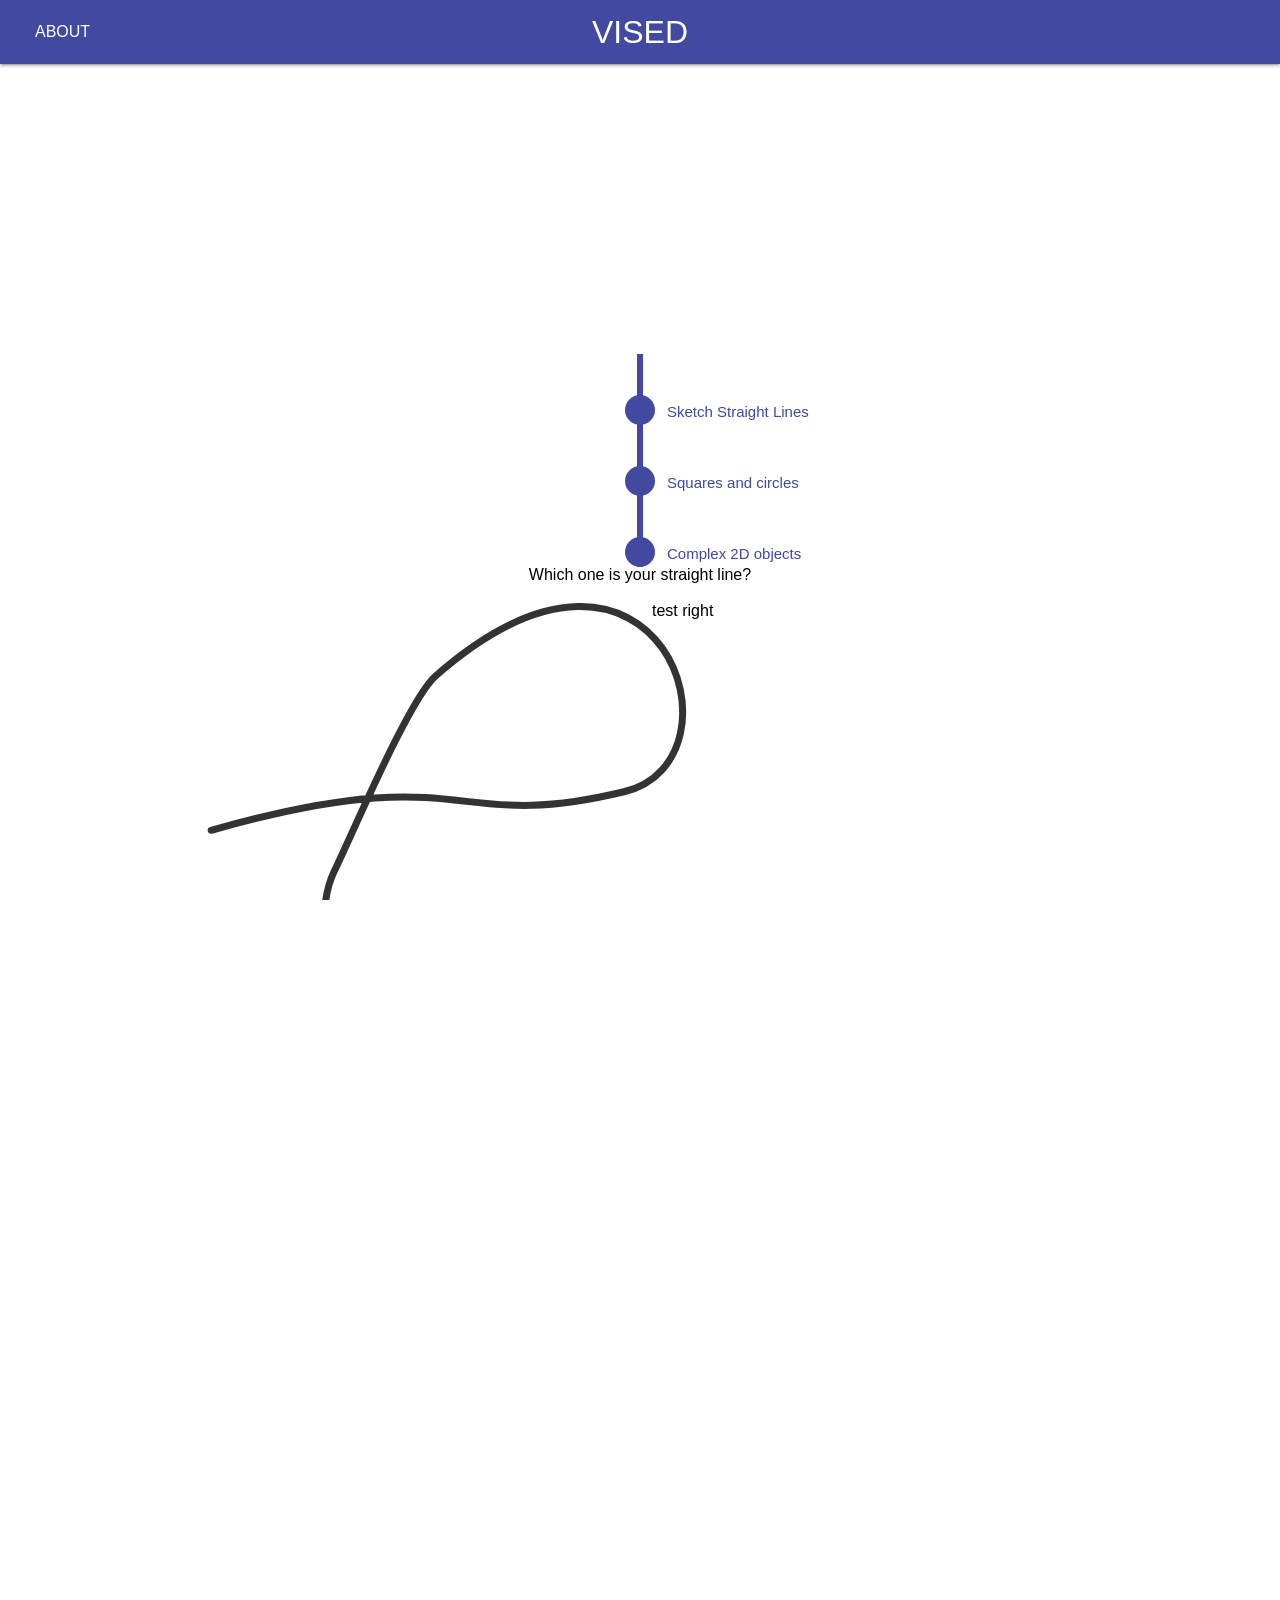
<file: one_bu.html>
<!DOCTYPE html>
<html>
<head>
  <title>VISED</title>
  <!--Import Google Icon Font-->
  <link href="https://fonts.googleapis.com/icon?family=Material+Icons" rel="stylesheet">
  <!--Import materialize.css-->
  <link type="text/css" rel="stylesheet" href="css/materialize.css"  media="screen,projection"/>
  <!-- my own css file -->
  <link type="text/css" rel="stylesheet" href="css/style.css"  media="screen,projection"/>
  <!-- <link rel="stylesheet" href="https://cdnjs.cloudflare.com/ajax/libs/meyer-reset/2.0/reset.min.css"> -->
  <!-- <link rel='stylesheet' href='css/ewxggx.css'> -->
  <link type="text/css" rel="stylesheet" href="css/one.css"  media="screen,projection"/>
  <link href="css/fixed-positioning.css" rel="stylesheet" type="text/css" />
	<link href="css/main.css" rel="stylesheet" type="text/css" />
  <!-- <link href="css/anime.css" rel="stylesheet"> -->
	<meta charset="utf-8">
	<!--Let browser know website is optimized for mobile-->
	<meta name="viewport" content="width=device-width, initial-scale=1, maximum-scale=1">
</head>

<body>
    <nav>
      <div class="nav-wrapper">
        <a href="index.html" class="brand-logo center">VISED</a>
        <ul id="nav-mobile" class="left hide-on-xsmall-and-down">
          <li><a href="about.html">ABOUT</a></li>
        </ul>
      </div>
    </nav>
    <div id="guideline">
      <div class="title_image"></div>
      <section class="timeline">
        <ul>
          <li data-position="left" data-tooltip="Click and Go!" class="tooltipped"><div><a href="#step1">Sketch Straight Lines</a></div></li>
          <li data-position="left" data-tooltip="Click and Go!" class="tooltipped"><div><a href="#step2">Squares and circles</a></div></li>
          <li data-position="left" data-tooltip="Click and Go!" class="tooltipped"><div><a href="#step3">Complex 2D objects</a></div></li>
        </ul>
      </section>
      <section class="timeline_s center">
        <ul>
          <li data-position="left" data-tooltip="Click and Go!" class="tooltipped"><div><a href="#step1">Sketch Straight Lines</a></div></li>
          <li data-position="left" data-tooltip="Click and Go!" class="tooltipped"><div><a href="#step2">Squares and circles</a></div></li>
          <li data-position="left" data-tooltip="Click and Go!" class="tooltipped"><div><a href="#step3">Complex 2D objects</a></div></li>
        </ul>
      </section>
    </div>
    <div id="step1" class="scrollspy">
      <div class="row center">Which one is your straight line?</div>
      <div class="row">
        <div class="col s6">
          <svg xmlns="http://www.w3.org/2000/svg" version="1.1" width="900px" height="1200px">
            <path style="fill:none;stroke:#333333;stroke-width:7;stroke-linecap:round;stroke-linejoin:miter;stroke-miterlimit:4;stroke-opacity:1;stroke-dasharray:6000;stroke-dashoffset:0" data-0="stroke-dashoffset:6000;" data-end="stroke-dashoffset:0;" d="m 199.16266,227.29566 C 462.01038,153.47988 433.14019,231.62843 612.01981,188.72422 740.78435,157.8401 648.46996,-124.25341 423.44838,73.009946 397.57737,95.689556 342.01981,227.29566 322.01981,268.72423 c -20,41.42857 -15.71429,142.85714 64.28571,222.85714 80,80 143.73919,-10.78923 207.14286,17.14286 89.11717,39.26002 175.71428,70 214.28571,198.57143 38.57143,128.57142 -224.28571,45.71428 -311.42857,50 -87.14286,4.28571 -174.7636,-13.7114 -273.33504,69.14573 -98.57143,82.85724 -123.427376,147.71354 -133.893126,125.93684 -13.988987,-29.1077 -55.031934,-20.6196 -72.436974,2.587 -35.52138,47.36187 48.898892,49.25187 59.501803,81.06057 11.228801,33.6863 -55.491303,91.6685 -70.7122836,61.2265 -14.3563298,-28.7127 55.6559746,-11.2104 68.9875946,-11.2104 59.313946,0 106.207266,-47.3062 135.388156,-93.99577 9.07249,-14.516 16.34065,-34.5597 6.03641,-50.0161 -24.31744,-36.4761 -61.10674,32.1704 -64.67586,50.0161 -1.78804,8.94027 -18.73345,93.13327 -18.9716,93.13327 -15.39093,0 28.03002,-116.70147 77.61105,-83.6473 22.80402,15.2025 -31.82409,33.8676 -43.11725,31.0443 -2.54514,-0.6362 -14.1213,-7.4374 -16.38456,-5.174 -1.98676,1.9867 9.07416,13.8365 10.34816,16.3845 2.87494,5.7499 10.51739,15.8661 17.24688,18.1092 69.57702,23.1924 68.47583,-63.69675 106.93079,-50.8783 25.47788,8.4926 17.93869,61.2265 13.79751,61.2265 -4.54633,0 1.86112,-32.5889 2.58704,-36.2185 1.63481,-8.1741 -8.336,-25.008 0,-25.008 23.1702,0 56.38131,-4.3117 84.50982,-4.3117 6.92267,0 20.69627,8.6474 20.69627,1.7246 0,-22.13767 -106.83933,7.883 -73.29932,52.6031 15.39517,20.5269 45.97363,7.0247 56.91476,-11.2104 4.27342,-7.1224 5.92963,-41.2859 6.03643,-41.3927 3.30032,-3.3003 25.38957,-5.1906 31.04441,-7.7611 8.17799,-3.71727 116.56888,-61.61957 80.19809,-70.71237 -62.06519,-15.5162 -84.81857,132.80117 -47.42898,132.80117 39.83429,0 168.06934,-127.94377 127.62705,-141.42457 -48.77358,-16.2579 -78.2302,99.41297 -51.74069,125.90247 20.35735,20.3573 58.34681,-22.9907 73.29932,-37.9432 37.20757,-37.20767 16.38455,62.9731 16.38455,52.603 0,-50.488 -2.86125,-72.28997 41.39257,-61.2265 18.42188,4.6055 41.59056,-2.80515 61.22649,0 33.65343,4.8077 18.48038,96.0268 157.85652,147.0903"/>
          </svg>
        </div>
        <div class="col s6"><span class="left">test right</span></div>
      </div>
    </div>
    

	<script src="https://ajax.googleapis.com/ajax/libs/jquery/3.2.1/jquery.min.js"></script>
    <script type="text/javascript" src="js/materialize.min.js"></script>
    <script type="text/javascript" src="js/base.js"></script>
    <script src='js/ymlarg.js'></script>
    <script type="text/javascript" src="js/one.js"></script>
    <script type="text/javascript" src="js/skrollr.min.js"></script>
    <script type="text/javascript">
      skrollr.init({
        forceHeight: false
      });
    </script>
    <!-- <script type="text/javascript" src="js/one.js"></script> -->
    <!-- <script src="../../anime.js"></script> -->
</body>

</html>
</file>
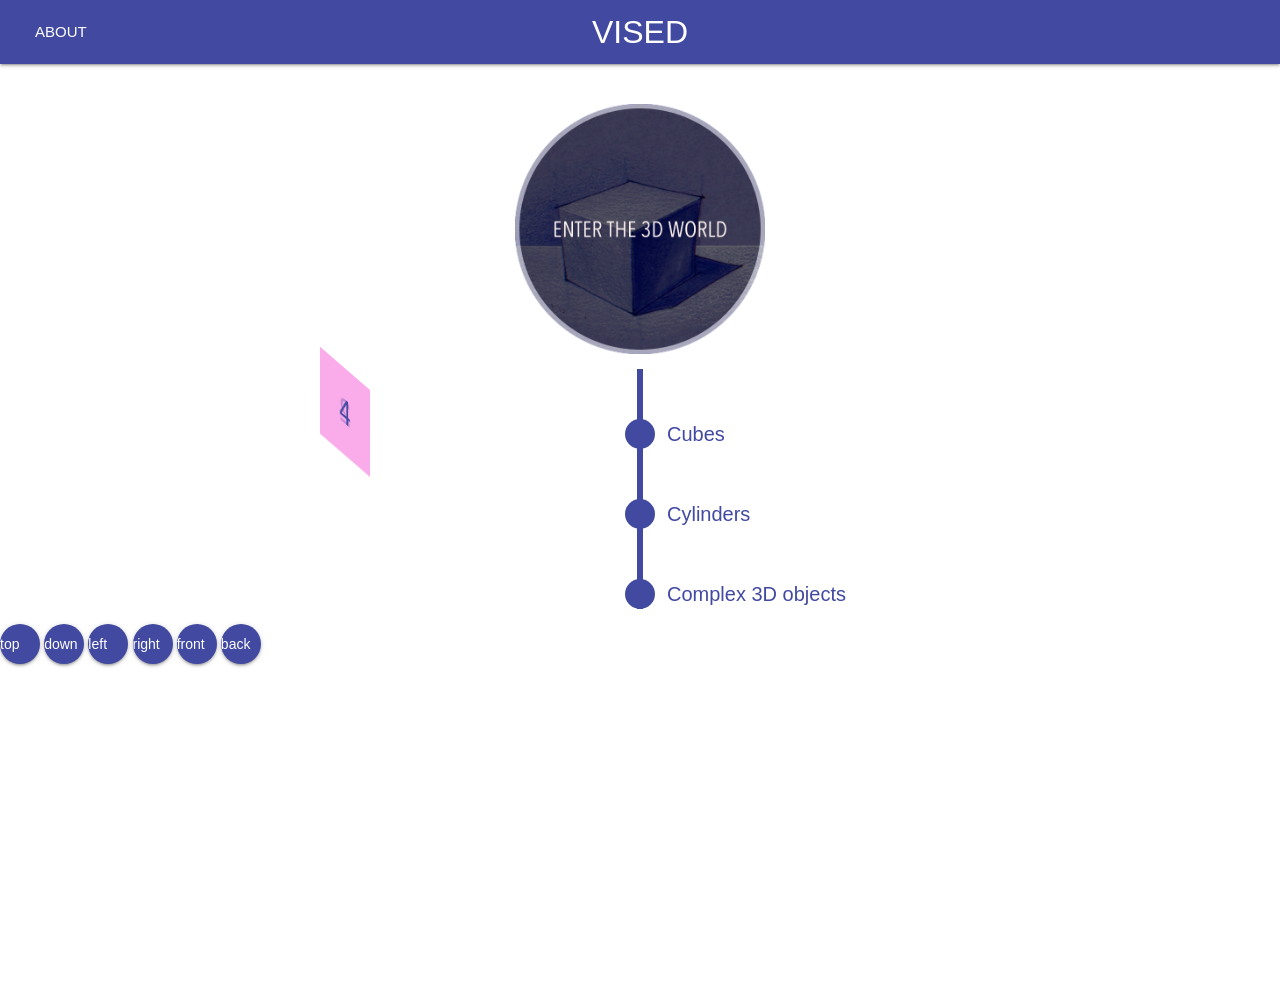
<file: two copy.html>
<!DOCTYPE html>
<html>
  <head>
    <title>VISED</title>
    <!--Import Google Icon Font-->
    <link href="https://fonts.googleapis.com/icon?family=Material+Icons" rel="stylesheet">
    <!--Import materialize.css-->
    <link type="text/css" rel="stylesheet" href="css/materialize.css"  media="screen,projection"/>
    <link type="text/css" rel="stylesheet" href="css/style.css"  media="screen,projection"/>
    <link type="text/css" rel="stylesheet" href="css/two.css"  media="screen,projection"/>
    <link type="text/css" rel="stylesheet" href="css/rotatecube.css"  media="screen,projection"/>

    <!--Let browser know website is optimized for mobile-->
    <meta name="viewport" content="width=device-width, initial-scale=1.0"/>
  </head>

  <body>
    <nav>
      <div class="nav-wrapper">
        <a href="index.html" class="brand-logo center">VISED</a>
        <ul id="nav-mobile" class="left hide-on-med-and-down">
          <li><a href="about.html">ABOUT</a></li>
        </ul>
      </div>
    </nav>
    <div class="banner invisable"></div>
    <div class="tooltipped" data-position="bottom" data-tooltip="Scroll Down to Learn More">
      <div class="title_image"></div>
      <section class="timeline" data-position="bottom" data-tooltip="Scroll Down to Learn More">
        <ul>
          <li><div>Cubes</div></li>
          <li><div>Cylinders</div></li>
          <li><div>Complex 3D objects</div></li>
        </ul>
  <!--       <div class="btn-floating pulse"><i class="material-icons">arrow_drop_down</div> -->
      </section>
    </div>
    <div class="cube">
      <ul>
        <li>1</li>
        <li>2</li>
        <li>3</li>
        <li>4</li>
        <li>5</li>
        <li>6</li>
      </ul>
    </div>
    <div class="btn-floating" id="top">top</div>
    <div class="btn-floating" id="down">down</div>
    <div class="btn-floating" id="left">left</div>
    <div class="btn-floating" id="right">right</div>
    <div class="btn-floating" id="front">front</div>
    <div class="btn-floating" id="back">back</div>
    <script src="https://ajax.googleapis.com/ajax/libs/jquery/3.2.1/jquery.min.js"></script>
    <script type="text/javascript" src="js/base.js"></script>
    <!--JavaScript at end of body for optimized loading-->
    <script type="text/javascript" src="js/materialize.min.js"></script>
    <script type="text/javascript" src="js/two.js"></script>
  </body>
</html>
</file>
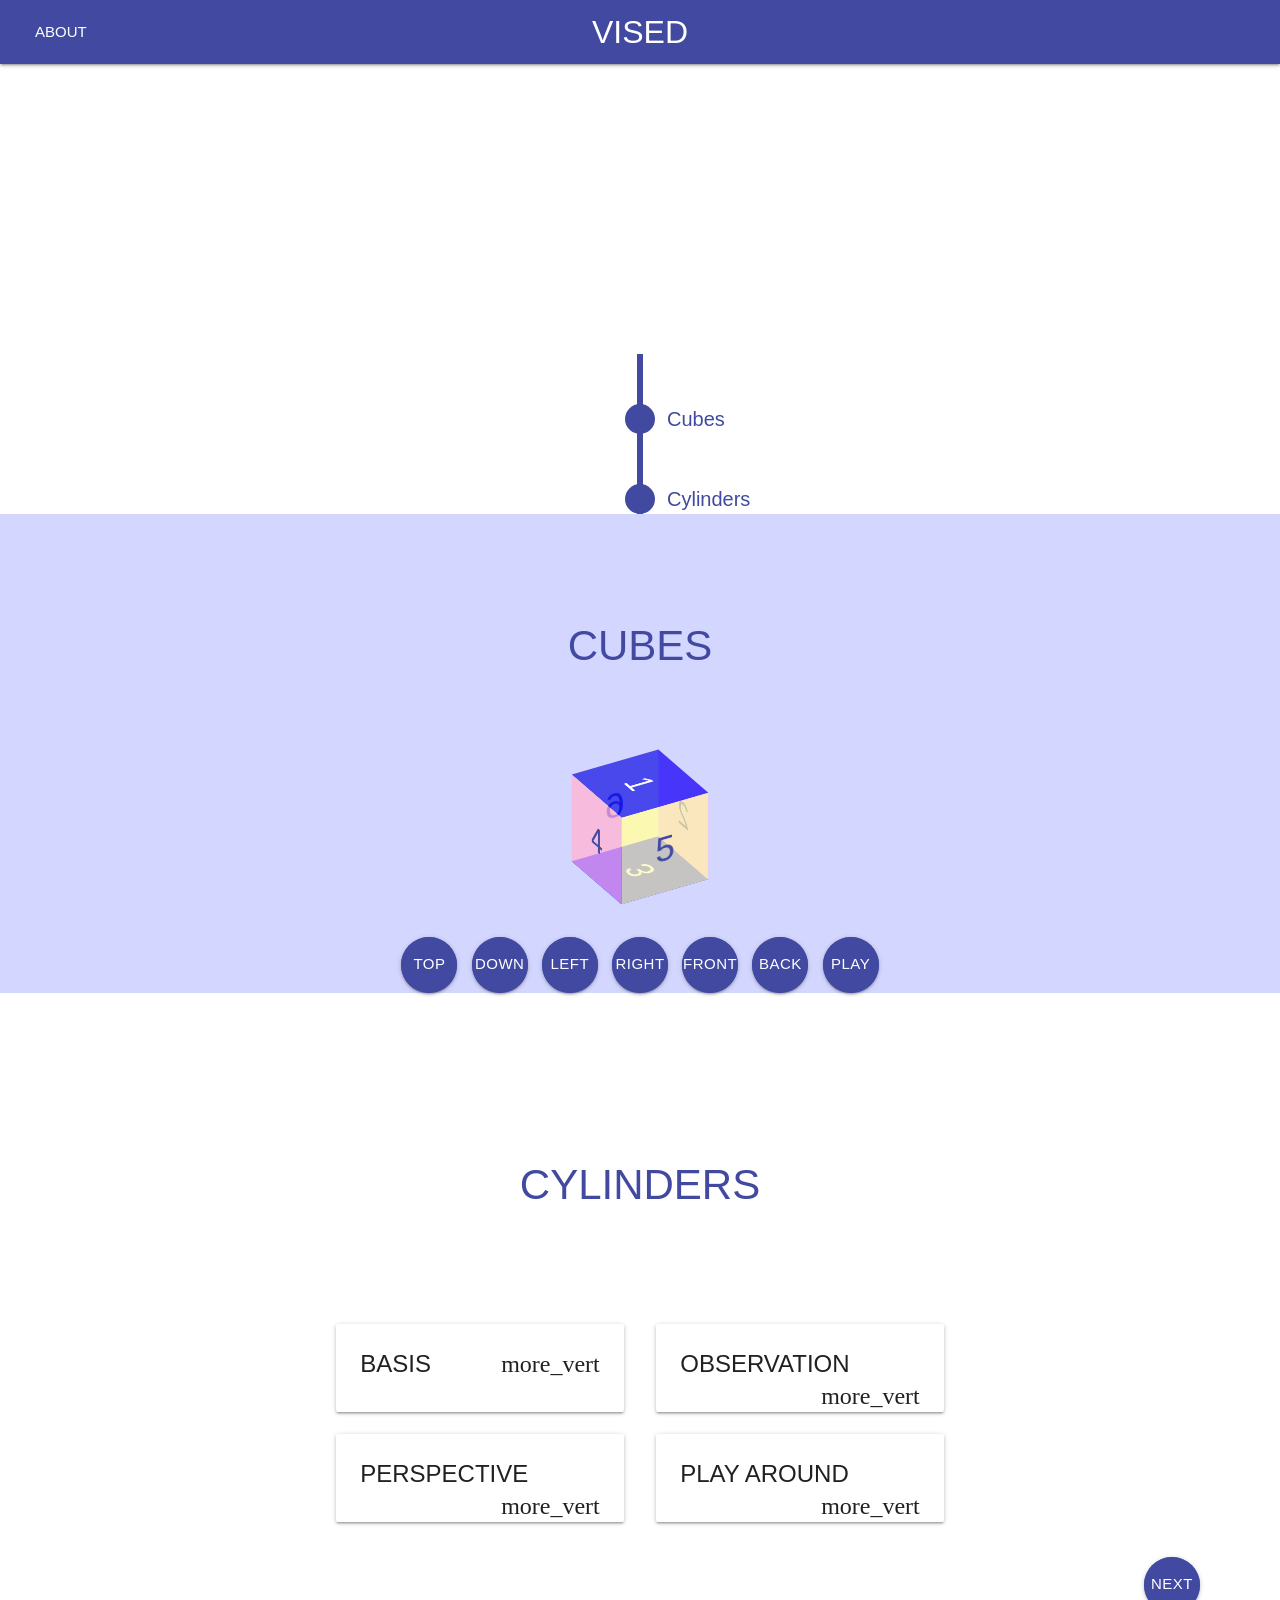
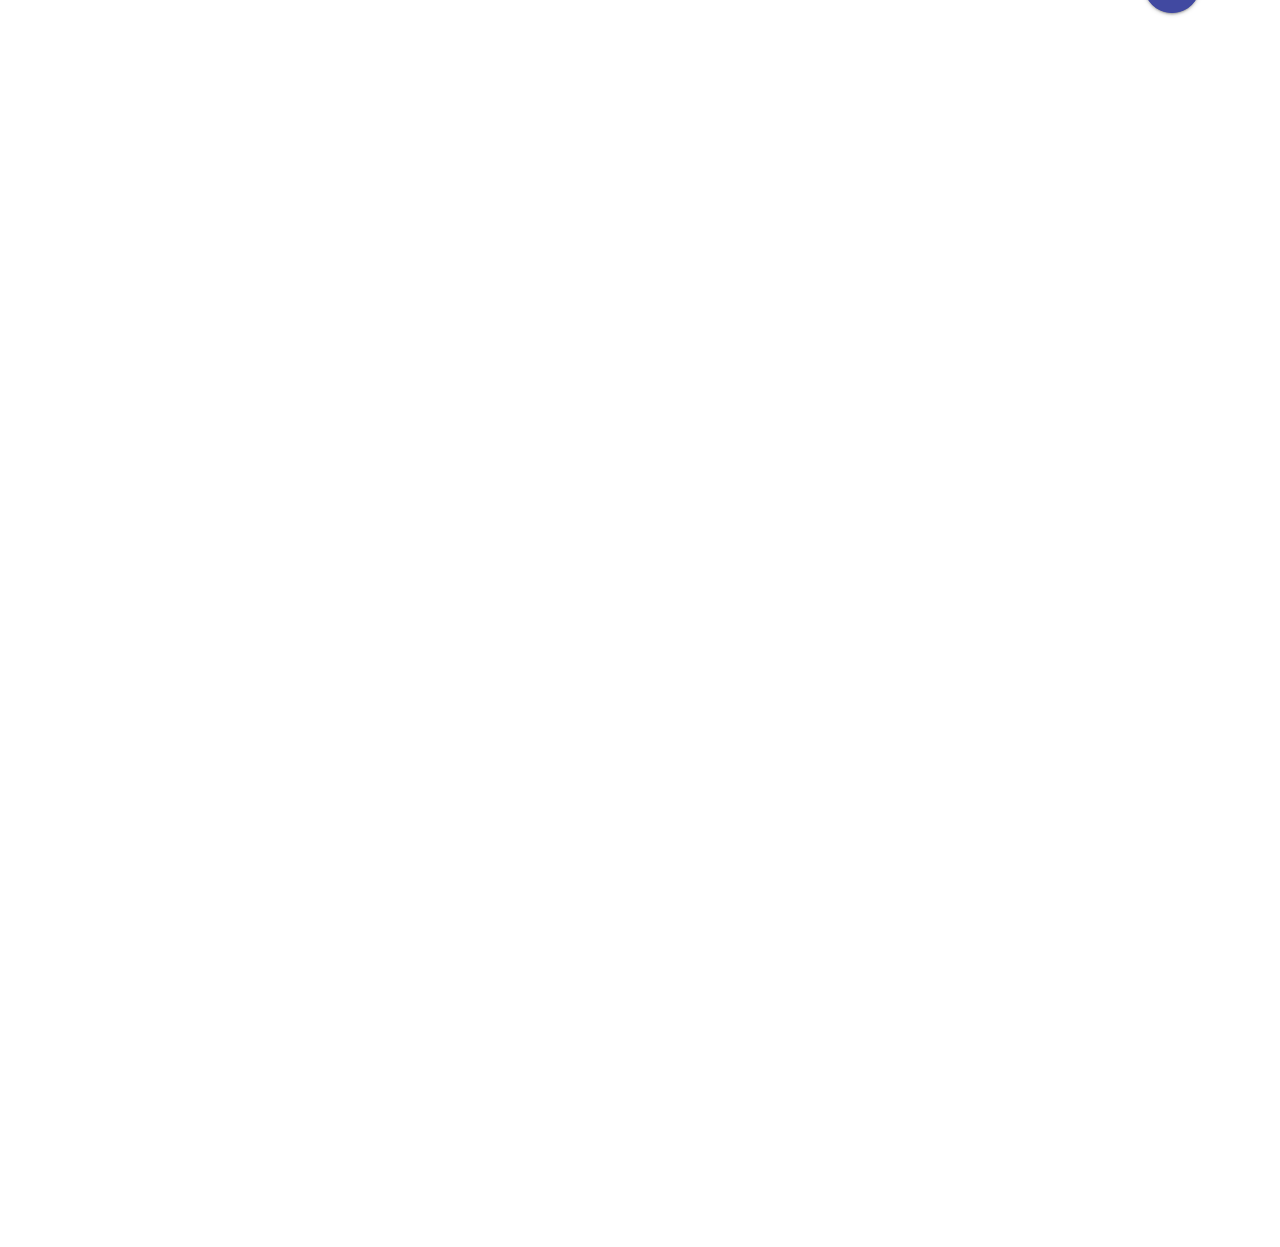
<file: two.html>
<!DOCTYPE html>
<html>
<head>
  <meta charset="utf-8">
  <!--Import Google Icon Font-->
  <link href="https://fonts.googleapis.com/icon?family=Material+Icons" rel="stylesheet">
  <!--Import materialize.css-->
  <link type="text/css" rel="stylesheet" href="css/materialize.css"  media="screen,projection"/>
  <link type="text/css" rel="stylesheet" href="css/style.css"  media="screen,projection"/>
  <link type="text/css" rel="stylesheet" href="css/two.css"  media="screen,projection"/>
  <link type="text/css" rel="stylesheet" href="css/rotatecube.css"  media="screen,projection"/>

  <!--Let browser know website is optimized for mobile-->
  <meta name="viewport" content="width=device-width, initial-scale=1, user-scalable=no">

  <title>VISED</title>
</head>

<body>
  <nav>
    <div class="nav-wrapper">
      <a href="index.html" class="brand-logo center">VISED</a>
      <ul id="nav-mobile" class="left hide-on-med-and-down">
        <li><a href="about.html">ABOUT</a></li>
      </ul>
    </div>
  </nav>
  <div id="guideline">
    <div class="title_image"></div>
    <section class="timeline">
      <ul>
        <li><div>Cubes</div></li>
        <li><div>Cylinders</div></li>
        <!-- <li><div>Complex 3D objects</div></li> -->
      </ul>
    </section>
  </div>

  <div id="cubes">
    <div class="tips">CUBES</div>
    <!-- <div class="tips">Draw a cube from different perspectives</div> -->
    <div class="cube">
      <ul class="cube_still">
        <li>1</li>
        <li>2</li>
        <li>3</li>
        <li>4</li>
        <li>5</li>
        <li>6</li>
      </ul>
      <ul class="cube_rotate invisable">
        <li>1</li>
        <li>2</li>
        <li>3</li>
        <li>4</li>
        <li>5</li>
        <li>6</li>
      </ul>
      <div class="btn-list">
        <div class="btn-floating btn-large pulse" id="top">TOP</div>
        <div class="btn-floating btn-large pulse" id="down">DOWN</div>
        <div class="btn-floating btn-large pulse" id="left">LEFT</div>
        <div class="btn-floating btn-large pulse" id="right">RIGHT</div>
        <div class="btn-floating btn-large pulse" id="front">FRONT</div>
        <div class="btn-floating btn-large pulse" id="back">BACK</div>
        <div class="btn-floating btn-large pulse" id="play">PLAY</div>
        <div class="btn-floating btn-large pulse invisable" id="pause">PAUSE</div>
      </div>
    </div>
  </div>

  <div id="cylinder">
    <div class="tips">CYLINDERS</div>
    <div class="row">
      <div class="col xl3 offset-xl3 l3 offset-l3 m5 offset-m1 s6">
        <div class="card">
          <div class="card-image waves-effect waves-block waves-light">
            <img class="activator" src="images/c1.jpg">
          </div>
          <div class="card-content">
            <span class="card-title activator grey-text text-darken-4">BASIS<i class="material-icons right">more_vert</i></span>
            <!-- <p><a href="#">This is a link</a></p> -->
          </div>
          <div class="card-reveal">
            <span class="card-title grey-text text-darken-4">BASIS<i class="material-icons right">close</i></span>
            <p>Cylinders can be drawn from cubes.</p>
          </div>
        </div>
      </div>
      <div class="col xl3 l3 s6 m5">
        <div class="card">
          <div class="card-image waves-effect waves-block waves-light">
            <img class="activator" src="images/c2.jpg">
          </div>
          <div class="card-content">
            <span class="card-title activator grey-text text-darken-4">OBSERVATION<i class="material-icons right">more_vert</i></span>
            <!-- <p><a href="#">This is a link</a></p> -->
          </div>
          <div class="card-reveal">
            <span class="card-title grey-text text-darken-4">OBSERVATION<i class="material-icons right">close</i></span>
            <p>Observe a glass from different perspectives.</p>
          </div>
        </div>
      </div>
      <div class="col xl3 offset-xl3 l3 offset-l3 m5 offset-m1 s6">
        <div class="card">
          <div class="card-image waves-effect waves-block waves-light">
            <img class="activator" src="images/c3.jpg">
          </div>
          <div class="card-content">
            <span class="card-title activator grey-text text-darken-4">PERSPECTIVE<i class="material-icons right">more_vert</i></span>
            <!-- <p><a href="#">This is a link</a></p> -->
          </div>
          <div class="card-reveal">
            <span class="card-title grey-text text-darken-4">PERSPECTIVE<i class="material-icons right">close</i></span>
            <p>Sketch a cylinder from different perspectives.</p>
          </div>
        </div>
      </div>
      <div class="col xl3 l3 s6 m5">
        <div class="card">
          <div class="card-image waves-effect waves-block waves-light">
            <img class="activator" src="images/c4.jpg">
          </div>
          <div class="card-content">
            <span class="card-title activator grey-text text-darken-4">PLAY AROUND<i class="material-icons right">more_vert</i></span>
            <!-- <p><a href="#">This is a link</a></p> -->
          </div>
          <div class="card-reveal">
            <span class="card-title grey-text text-darken-4">PLAY AROUND<i class="material-icons right">close</i></span>
            <p>Play around with cylinders by cutting them up.</p>
          </div>
        </div>
      </div>
    </div>
    <div class="btn-floating btn-large pulse right"><a href="three.html">NEXT</a></div>
  </div>

  <script src="https://ajax.googleapis.com/ajax/libs/jquery/3.2.1/jquery.min.js"></script>
  <script type="text/javascript" src="js/base.js"></script>
  <!--JavaScript at end of body for optimized loading-->
  <script type="text/javascript" src="js/materialize.min.js"></script>
  <script type="text/javascript" src="js/two.js"></script>
</body>

</html>
</file>
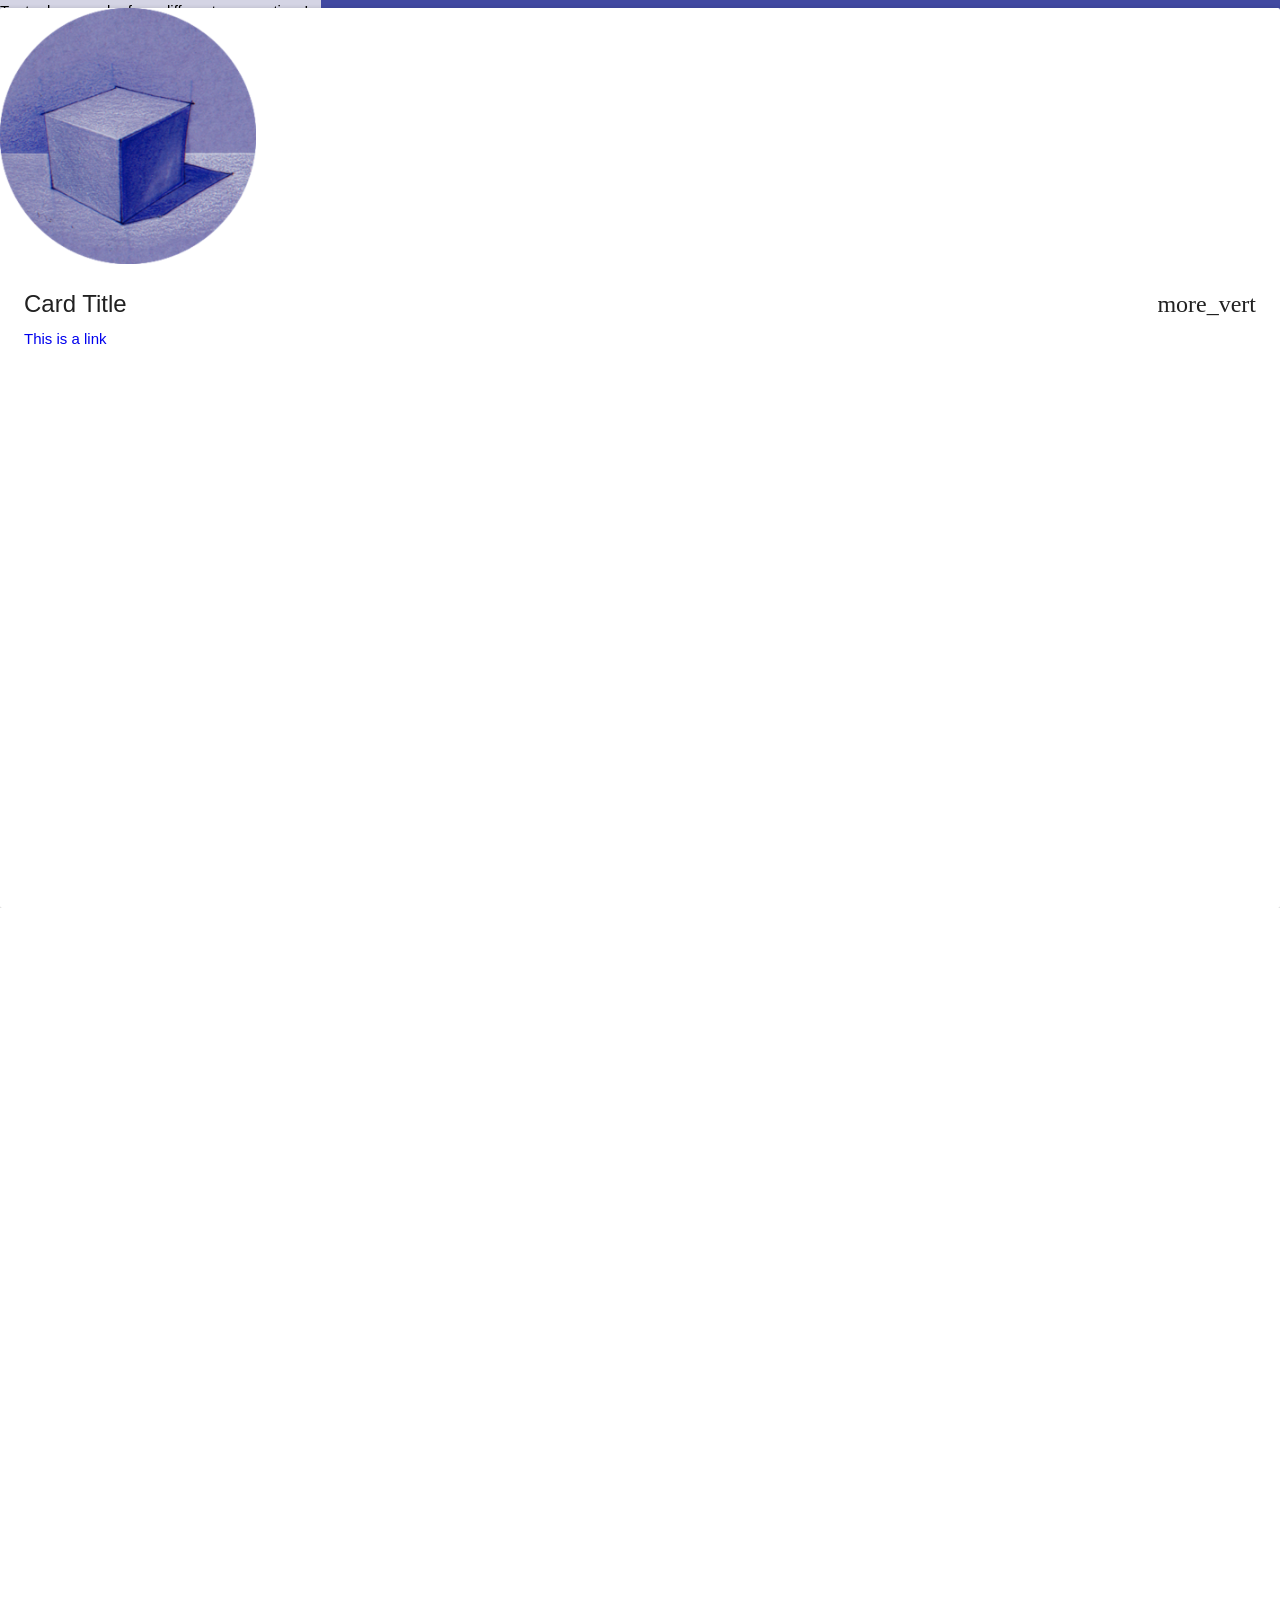
<file: two_backup.html>
<!DOCTYPE html>
<html>
<head>
  <meta charset="utf-8">
  <!--Import Google Icon Font-->
  <link href="https://fonts.googleapis.com/icon?family=Material+Icons" rel="stylesheet">
  <!--Import materialize.css-->
  <link type="text/css" rel="stylesheet" href="css/materialize.css"  media="screen,projection"/>
  <link type="text/css" rel="stylesheet" href="css/style.css"  media="screen,projection"/>
  <link type="text/css" rel="stylesheet" href="css/two.css"  media="screen,projection"/>
  <link type="text/css" rel="stylesheet" href="css/rotatecube.css"  media="screen,projection"/>

  <!--Let browser know website is optimized for mobile-->
  <meta name="viewport" content="width=device-width, initial-scale=1, user-scalable=no">

  <title>VISED</title>

  <style type="text/css">
    * {
      margin:0;
      padding:0;
    }

    html, body {
      width:100%;
      height:100%;
    }

    body {font-family:sans-serif;}

    body > div {
      position:fixed;
      top:0;
      left:0;
      width:100%;
      height:100%;
      background:transparent center no-repeat;
      background-size:cover;
    }

  /*  body > div:nth-child(1) {
      background-image:url(http://placekitten.com/800/600?image=1);
    }
  */
    body > div:nth-child(2) {
      /*background:#f0f0f0;*/
      /*background-color: #b0a4f9;*/
      background-color: #4149a1;
      overflow:hidden;
    }

  /*  body > div:nth-child(3) {
      background-image:url(http://placekitten.com/800/600?image=3);
    }*/

    .box {
      position:absolute;
      left:0;
      height:100%;
      /*background:#09f;*/
      background-color:  #d4d4e4;
    }
    p {margin:1em 0;}
  </style>
</head>

<body>
  <div data-0="transform:translate(0,0%);" data-100p="transform:translate(0,-100%);">
    <nav>
      <div class="nav-wrapper">
        <a href="index.html" class="brand-logo center">VISED</a>
        <ul id="nav-mobile" class="left hide-on-med-and-down">
          <li><a href="about.html">ABOUT</a></li>
        </ul>
      </div>
    </nav>
    <div class="" data-position="bottom" data-tooltip="Scroll Down to Learn More">
      <div class="title_image"></div>
      <section class="timeline" data-position="bottom" data-tooltip="Scroll Down to Learn More">
        <ul>
          <li><div>Cubes</div></li>
          <li><div>Cylinders</div></li>
          <li><div>Complex 3D objects</div></li>
        </ul>
      </section>
    </div>
  </div>

  <div data-0="transform:translate(0,100%);" data-100p="transform:translate(0,0%)" data-_box-700p="" data-_box-800p="transform:translate(0,-100%)">
    <!-- <div data-100p="width:100%;" data-_box-100p="width:0%">test</div> -->
    <div class="box" data-100p="width:0%;" data-_box-100p="width:100%">
      <!-- <div class="preguide">Learning by Doing!</div> -->
      <div class="guideline">Try to draw a cube from different perspectives!</div>
      <div class="cube">
        <ul>
          <li>1</li>
          <li>2</li>
          <li>3</li>
          <li>4</li>
          <li>5</li>
          <li>6</li>
        </ul>
        <div class="btn-list">
          <div class="btn-floating pulse" id="top">TOP</div>
          <div class="btn-floating pulse" id="down">DOWN</div>
          <div class="btn-floating pulse" id="left">LEFT</div>
          <div class="btn-floating pulse" id="right">RIGHT</div>
          <div class="btn-floating pulse" id="front">FRONT</div>
          <div class="btn-floating pulse" id="back">BACK</div>
        </div>
      </div>
    </div>
  </div>
  
  <div class="card">
    <div class="card-image waves-effect waves-block waves-light">
      <img class="activator" src="images/step2.png" style="width: 20%">
    </div>
    <div class="card-content">
      <span class="card-title activator grey-text text-darken-4">Card Title<i class="material-icons right">more_vert</i></span>
      <p><a href="#">This is a link</a></p>
    </div>
    <div class="card-reveal">
      <span class="card-title grey-text text-darken-4">Card Title<i class="material-icons right">close</i></span>
      <p>Here is some more information about this product that is only revealed once clicked on.</p>
    </div>
  </div>
  <script src="https://ajax.googleapis.com/ajax/libs/jquery/3.2.1/jquery.min.js"></script>
  <script type="text/javascript" src="js/base.js"></script>
  <!--JavaScript at end of body for optimized loading-->
  <script type="text/javascript" src="js/materialize.min.js"></script>
  <script type="text/javascript" src="js/two.js"></script>
  <script type="text/javascript" src="js/skrollr.min.js"></script>
  <script type="text/javascript">
    skrollr.init({
      constants: {box: '150p'}
    });
  </script>
</body>

</html>
</file>
<file: css/style.css>
@media only screen and (max-width: 325px) {
	.hide-on-xsmall-only, .hide-on-xsmall-and-down {
		display: none !important;
	}
/*	.carousel {
		height: 100px;
	}*/
	.carousel .carousel-item {
		height: 80px;
		width: 80px;
	}
}
@media only screen and (min-width: 325px) and (max-width: 600px) {
/*	.carousel {
		height: 200px;
	}*/
	.carousel .carousel-item {
		height: 160px;
		width:  160px;
	}
}

@media only screen and (max-width: 400px) {
	.timeline {
		display: none;
	}
	.timeline_s {
		display: block;
	}
}

@media only screen and (min-width: 400px) {
	.timeline {
		display: block;
	}
	.timeline_s {
		display: none;
	}
}

@media only screen and (min-width: 600px) and (max-width: 992px) {
/*	.carousel {
		height: 400px;
	}*/
	.carousel .carousel-item {
		height: 300px;
		width: 300px;
	}
}

@media only screen and (min-width: 993px) and (max-width: 1201px)  {
/*	.carousel {
		height: 600px;
	}*/
	.carousel .carousel-item {
		height: 350px;
		width: 350px;
	}
}

@media only screen and (min-width: 1201px) {
/*	.carousel {
		height: 650px;
	}*/
	.carousel .carousel-item {
		height: 450px;
		width: 450px;
	}
}

a {
	cursor: pointer;
}

#nav-mobile {
	margin-left: 20px;
}

.invisable {
	display: none;
}
</file>
<file: css/homepage.css>
nav {
	background-color: #4149a1;
}

nav ul a {
	font-size: 15px;
}

.carousel-item {
	cursor: pointer;
}
</file>
<file: css/about.css>
nav {
	background-color: #4149a1;
}

.nav-wrapper .brand-logo {
	font-size: 15px;
}

nav ul a {
	font-size: 32px;
}

.dec {
	margin-top: 50px;
	margin-bottom: 50px;
}
</file>
<file: css/ewxggx.css>
/*html,body,div,span,applet,object,iframe,h1,h2,h3,h4,h5,h6,p,blockquote,pre,a,abbr,acronym,address,big,cite,code,del,dfn,em,img,ins,kbd,q,s,samp,small,strike,strong,sub,sup,tt,var,b,u,i,center,dl,dt,dd,ol,ul,li,fieldset,form,label,legend,table,caption,tbody,tfoot,thead,tr,th,td,article,aside,canvas,details,embed,figure,figcaption,footer,header,hgroup,menu,nav,output,ruby,section,summary,time,mark,audio,video{border:0;font-size:100%;font:inherit;vertical-align:baseline;margin:0;padding:0}article,aside,details,figcaption,figure,footer,header,hgroup,menu,nav,section{display:block}body{line-height:1}ol,ul{list-style:none}blockquote,q{quotes:none}blockquote:before,blockquote:after,q:before,q:after{content:none}table{border-collapse:collapse;border-spacing:0}

* {
  margin: 0;
  padding: 0;
  box-sizing: border-box;
}*/

html,
body,
header {
	/*background-color: #111116;*/
}

/*body {
  position: absolute;
  width: 100%;
  height: 100%;
  color: white;
  font-family: sans-serif;
  -webkit-font-smoothing: antialiased;
  overflow-x: hidden;
}*/

.color-01 { color: #FF1461; } /* Red */
.color-02 { color: #FF7C72; } /* Orange */
.color-03 { color: #FBF38C; } /* Yellow */
.color-04 { color: #A6FF8F; } /* Citrus */
.color-05 { color: #18FF92; } /* Green */
.color-06 { color: #1CE2B2; } /* Darkgreen */
.color-07 { color: #5EF3FB; } /* Turquoise */
.color-08 { color: #61C3FF; } /* Lightblue */
.color-09 { color: #5A87FF; } /* Blue */
.color-10 { color: #8453E3; } /* Purple */
.color-11 { color: #C26EFF; } /* Lavender */
.color-12 { color: #FB89FB; } /* Pink */
</file>
<file: css/one.css>
/*body {
  display: flex;
  align-items: center;
  justify-content: center;
  position: absolute;
  overflow: hidden;
  width: 100%;
  height: 100%;
}*/

.banner {
/*  padding-right: 100px;
  padding-left: 100px;*/
  height: 100px;
  /*background-color: #111116;*/
  background-color: #4149a1;
}
.anim, .anim svg {
  position: relative;
  width: 100%;
  height: 100%;
  /*width: 50%;*/
  /*height: 50%;*/
}
.anim path {
  stroke-width: 2;
}

nav {
  /*background-color: #111116;*/
  background-color: #4149a1;
}

svg {
  display: block;
  margin: 0 auto;
}

.fancy path {
  fill: none;
  stroke: black;
  stroke-width: 4;
  stroke-linecap: round;
  stroke-linejoin: round;
}

#timelineParameters {
  margin: auto;
}

.title_image {
  background-image: url("../images/step1_hover.png");
  /*background-color: #fff;*/
  width: 250px;
  height: 250px;
  background-size: cover;
  margin-right: auto;
  margin-left: auto;
  margin-top: 40px;
}

.timeline ul li {
  list-style-type: none;
  position: relative;
  width: 6px;
  margin: 0 auto;
  padding-top: 50px;
  background: #4149a1;
}

.timeline ul li::after {
  content: '';
  position: absolute;
  left: 50%;
  bottom: 0;
  transform: translateX(-50%);
  width: 30px;
  height: 30px;
  border-radius: 50%;
  background: inherit;
}

.timeline ul li div {
  position: relative;
  top: 0;
  width: 400px;
  margin-left: 30px;
  padding-bottom: 5px;
  color: #4149a1;
}

.timeline ul li  div a {
  font-size: 15px;
  color: #4149a1;
}

.timeline_s ul li div a {
  color: #4149a1;
  margin-bottom: 15px;
}

.timeline_s {
  padding-top: 30px;
}

.practice_image img {
  margin: 20px 20px;
}

#transform .btn {
  background-color: #4149a1;
  /*color: #000;*/
}
</file>
<file: css/fixed-positioning.css>
/*
 * This file is NOT needed in order to use skrollr.
 * The demo uses it and it may help you as well.
 */


html, body {
	width:100%;
	height:100%;
	padding:0;
	margin:0;
	overflow-x:hidden;
}

.skrollable {
	/*
	 * First-level skrollables are positioned relative to window
	 */
	position:fixed;

	/*
	 * Skrollables by default have a z-index of 100 in order to make it easy to position elements in front/back without changing each skrollable
	 */
	z-index:100;
}

.skrollr-mobile .skrollable {
	/*
		May cause issues on Android default browser (see #331 on GitHub).
	*/
	position:absolute;
}

.skrollable .skrollable {
	/*
	 * Second-level skrollables are positioned relative their parent skrollable
	 */
	position:absolute;
}

.skrollable .skrollable .skrollable {
	/*
	 * Third-level (and below) skrollables are positioned static
	 */
	position:static;
}
</file>
<file: css/main.css>
html, body, div, span, p, a, del, em, img, ol, ul, li, fieldset, form, label {
	margin: 0;
	padding: 0;
	border: 0;
	font-size: 100%;
	/*font: inherit;*/
	vertical-align: baseline;
}

article, aside, details, figcaption, figure,
footer, header, hgroup, menu, nav, section {
	display: block;
}

html, body {
	line-height: 1;
	min-height:100%;
	/*font-family:Artial, Verdana, sans-serif;*/
}

body {
/*	background: #eeeeee;
	background: -webkit-linear-gradient(top, #eeeeee, #cccccc 100%);
	background: -moz-linear-gradient(top, #eeeeee, #cccccc 100%);
	background: -o-linear-gradient(top, #eeeeee, #cccccc 100%);
	background: -ms-linear-gradient(top, #eeeeee, #cccccc 100%);
	background: linear-gradient(top, #eeeeee, #cccccc 100%);*/
	background-attachment:fixed;
}

ol, ul {
	list-style: none;
}

p {
	margin:1em 0;
	line-height:1.1em;
}

q {
	font-style:italic;
	color:#333;
}

h1 {
	font-size:2.91em;
	margin:0;
}

h1 > small {
	text-align:right;
	display:inline-block;
	font-size:.71em;
	text-indent:15em;
	color:#444;
}

h2 {
	color:inherit;
	font-size: 42px;
	/*margin:2em 0 1em 0;*/
	margin: 0 0;
}

h2:first-child {margin-top:0;}

/*h3 {
	color:#333;
	font-size:1.41em;
	margin:1em 0;
}*/

h4 {
	color:#444;
	font-size:1.11em;
	margin:1em 0;
}

#progress {
	height:2%;
	background:#444;
	bottom:0;
	z-index:200;
}

#scrollbar {
	position:fixed;
	right:2px;
	height:50px;
	width:6px;
	background:#444;
	background:rgba(0,0,0,0.6);
	border:1px solid rgba(255,255,255,0.6);
	z-index:300;
	border-radius:3px;
}

.skrollr-desktop #scrollbar {display:none;}

#bg1, #bg2, #bg3 {
	z-index:50;
	/*top:0;*/
	left:0;
	width:100%;
	height:100%;
	/*background-color: #fff;*/
	/*background:url(images/bubbles.png) repeat 0 0;*/
}

/*#bg2 {
	z-index:49;
	background-image:url(images/bubbles2.png);
}

#bg3 {
	z-index:48;
	background-image:url(images/bubbles3.png);
}
*/
#intro {
	width:80%;
	left:50%;
	top:1em;
	margin-left:-40%;
	padding:2em;
	/*background:#fff;*/
	background: #111116;
	text-align:center;
	border-radius:1em;

	-webkit-transform-origin:0 0;
	-moz-transform-origin:0 0;
	-ms-transform-origin:0 0;
	-o-transform-origin:0 0;
	transform-origin:0 0;

	-webkit-box-sizing: border-box;
	-moz-box-sizing: border-box;
	box-sizing: border-box;
}

#intro .arrows {
	font-size:2em;
	color:#09f;
}

#transform {
	width:70%;
	left:50%;
	top:20%;
	margin-left:-35%;
	text-align:center;
	font-size:150%;

	.transform-origin(50%, 50%);
}

#line {
	width:70%;
	left:50%;
	top:50%;
	margin-left:-35%;
	text-align:center;
	font-size:150%;
}

#shape {
	width:100%;
	height:100%;
	padding-top:10%;
	text-align:center;

	-webkit-box-sizing: border-box;
	-moz-box-sizing: border-box;
	box-sizing: border-box;
}

#easing_wrapper {
	width:100%;
	height:100%;
}

#easing {
	top:10%;
	width:50%;
	z-index:101;
}

#easing .title {
	font-size: 42px;
}

#easing .btn-floating {
	margin-left: 20px;
	background-color: #4149a1;
}

#easing a {
	color: #fff;
}

.drop {
/*	background:#09f;
	font-weight:bold;
	padding:1em;*/
}

.drop img {
	width: 50%;
}

#download {
	width:80%;
	left:10%;
	height:80%;
	padding:3em;
	border:0 solid #222;

	-webkit-box-sizing: border-box;
	-moz-box-sizing: border-box;
	box-sizing: border-box;
}

.twitter-share-button, .twitter-follow-button {
	vertical-align:middle;
}
</file>
<file: css/anime.css>
.color-01 { color: #FF1461; } /* Red */
.color-02 { color: #FF7C72; } /* Orange */
.color-03 { color: #FBF38C; } /* Yellow */
.color-04 { color: #A6FF8F; } /* Citrus */
.color-05 { color: #18FF92; } /* Green */
.color-06 { color: #1CE2B2; } /* Darkgreen */
.color-07 { color: #5EF3FB; } /* Turquoise */
.color-08 { color: #61C3FF; } /* Lightblue */
.color-09 { color: #5A87FF; } /* Blue */
.color-10 { color: #8453E3; } /* Purple */
.color-11 { color: #C26EFF; } /* Lavender */
.color-12 { color: #FB89FB; } /* Pink */

.square,
.circle {
  pointer-events: none;
  position: relative;
  width: 28px;
  height: 28px;
  margin: 1px;
  background-color: currentColor;
  font-size: 12px;
  color: #fff;
}

.triangle {
  pointer-events: none;
  position: relative;
  width: 0;
  height: 0;
  border-style: solid;
  border-width: 0 14px 24px 14px;
  border-color: transparent transparent currentColor transparent;
  color: #fff;
}
</file>
<file: css/two.css>
/*body {
  display: flex;
  align-items: center;
  justify-content: center;
  position: absolute;
  overflow: hidden;
  width: 100%;
  height: 100%;
}*/

.banner {
/*  padding-right: 100px;
  padding-left: 100px;*/
  height: 300px;
  /*background-color: #111116;*/
  background-color: #4149a1;
}
.anim, .anim svg {
  position: relative;
  width: 100%;
  height: 100%;
}
.anim path {
  stroke-width: 2;
}

nav {
  /*background-color: #111116;*/
  background-color: #4149a1;
}

svg {
  display: block;
  margin: 0 auto;
}

.fancy path {
  fill: none;
  stroke: black;
  stroke-width: 4;
  stroke-linecap: round;
  stroke-linejoin: round;
}

#timelineParameters {
  margin: auto;
}

.title_image {
  background-image: url("../images/step2_hover.png");
  /*background-color: #fff;*/
  width: 250px;
  height: 250px;
  background-size: cover;
  margin-right: auto;
  margin-left: auto;
  margin-top: 40px;
}

.timeline ul li {
  list-style-type: none;
  position: relative;
  width: 6px;
  margin: 0 auto;
  padding-top: 50px;
  background: #4149a1;
}

.timeline ul li::after {
  content: '';
  position: absolute;
  left: 50%;
  bottom: 0;
  transform: translateX(-50%);
  width: 30px;
  height: 30px;
  border-radius: 50%;
  background: inherit;
}

.timeline ul li div {
  position: relative;
  top: 0;
  width: 400px;
  margin-left: 30px;
  font-size: 20px;
  color: #4149a1;
  /*padding: 15px;*/
  /*background: #F45B69;*/
}

.tips {
  margin: 0 auto;
  padding-top: 100px;
  padding-bottom: 100px;
  text-align: center;
  width: 100%;
  font-size: 42px;
  /*color: #fff;*/
  color: #4149a1;
}

.preguide {
  color: #d4d4e4;
  text-align: center;
  font-size: 35px;
}

.btn-list .btn-floating {
  margin-left: 5px;
  margin-right: 5px;
  background-color: #4149a1;
}

#cylinder .btn-floating {
  /*width: 20%;*/
  margin-right: 80px;
  margin-bottom: 50px;
  background-color: #4149a1;
}

#cylinder .btn-floating a {
  color: #fff;
}

#cylinder .card {
  /*padding-top: 50px;*/
  margin-left: 5px;
  margin-right: 5px;
}

#cubes {
  background-color: #d3d7ff;
}

#guideline ul {
   margin-top: 0; 
   margin-bottom: 0;
}
</file>
<file: css/rotatecube.css>
/**{
	margin: 0;
	padding: 0;
}*/

.cube {
	/*margin-top: 100px;*/
	/*z-index: 500000;*/
}

.cube_still {
	width: 100px;
	height: 100px;
	/*border: 1px solid #000;*/
	margin: 0 auto 0 auto;
	position: relative;
	transform-style: preserve-3d;
	transform: rotateX(-30deg) rotateY(-60deg) rotateZ(0deg);
	/*rotate the cube*/
	/*animation: willRote 7s ease-in-out infinite alternate;*/
}

.cube_rotate {
	width: 100px;
	height: 100px;
	/*border: 1px solid #000;*/
	margin: 0 auto 0 auto;
	position: relative;
	transform-style: preserve-3d;
	transform: rotateX(-30deg) rotateY(-60deg) rotateZ(0deg);
	/*rotate the cube*/
	animation: willRote 7s ease-in-out infinite alternate;
}

@keyframes willRote {
	0% {
		transform: rotateX(-27deg) rotateY(-55deg);
	}
	50% {
		transform: rotateX(-27deg) rotateY(180deg);
	}
	100% {
		transform: rotateX(-27deg) rotateY(360deg);
	}
}
.cube ul li{
	list-style: none;
	width: 100px;
	height: 100px;
	text-align: center;
	line-height: 100px;
	font-size: 40px;
	position: absolute;
}
.cube ul li:nth-child(1){
	background-color: rgba(0,0,255,0.7);
	color: #fff;
	transform: rotateX(90deg) translateZ(50PX);
}
/*TODO: transparent*/
/*TODO: color for six faces*/

.cube ul li:nth-child(2){
	background-color: rgba(249, 164, 232, 0.7);
	color: #4149a1;
	transform: rotateX(180deg) translateZ(50PX) rotateZ(180deg);
}

.cube ul li:nth-child(3){
	background-color: rgba(0,0,255,0.7);
	color: #fff;
	transform: rotateX(270deg) translateZ(50PX);
}
.cube ul li:nth-child(4){
	background-color: rgba(249, 164, 232, 0.7);
	color: #4149a1;
	transform: rotateX(360deg) translateZ(50PX);
}
.cube ul li:nth-child(5){
	background-color: rgba(255, 253, 170, 0.7);
	color: #4149a1;
	transform: rotateY(90deg) translateZ(50PX);
}
.cube ul li:nth-child(6){
	background-color: rgba(255, 253, 170, 0.7);
	color: #4149a1;
	transform: rotateY(90deg) translateZ(-50PX) rotateY(180deg);
}

.btn-list {
	margin: 60px auto; 
	position: relative; 
	width: 100%;
	text-align: center;
}
</file>
